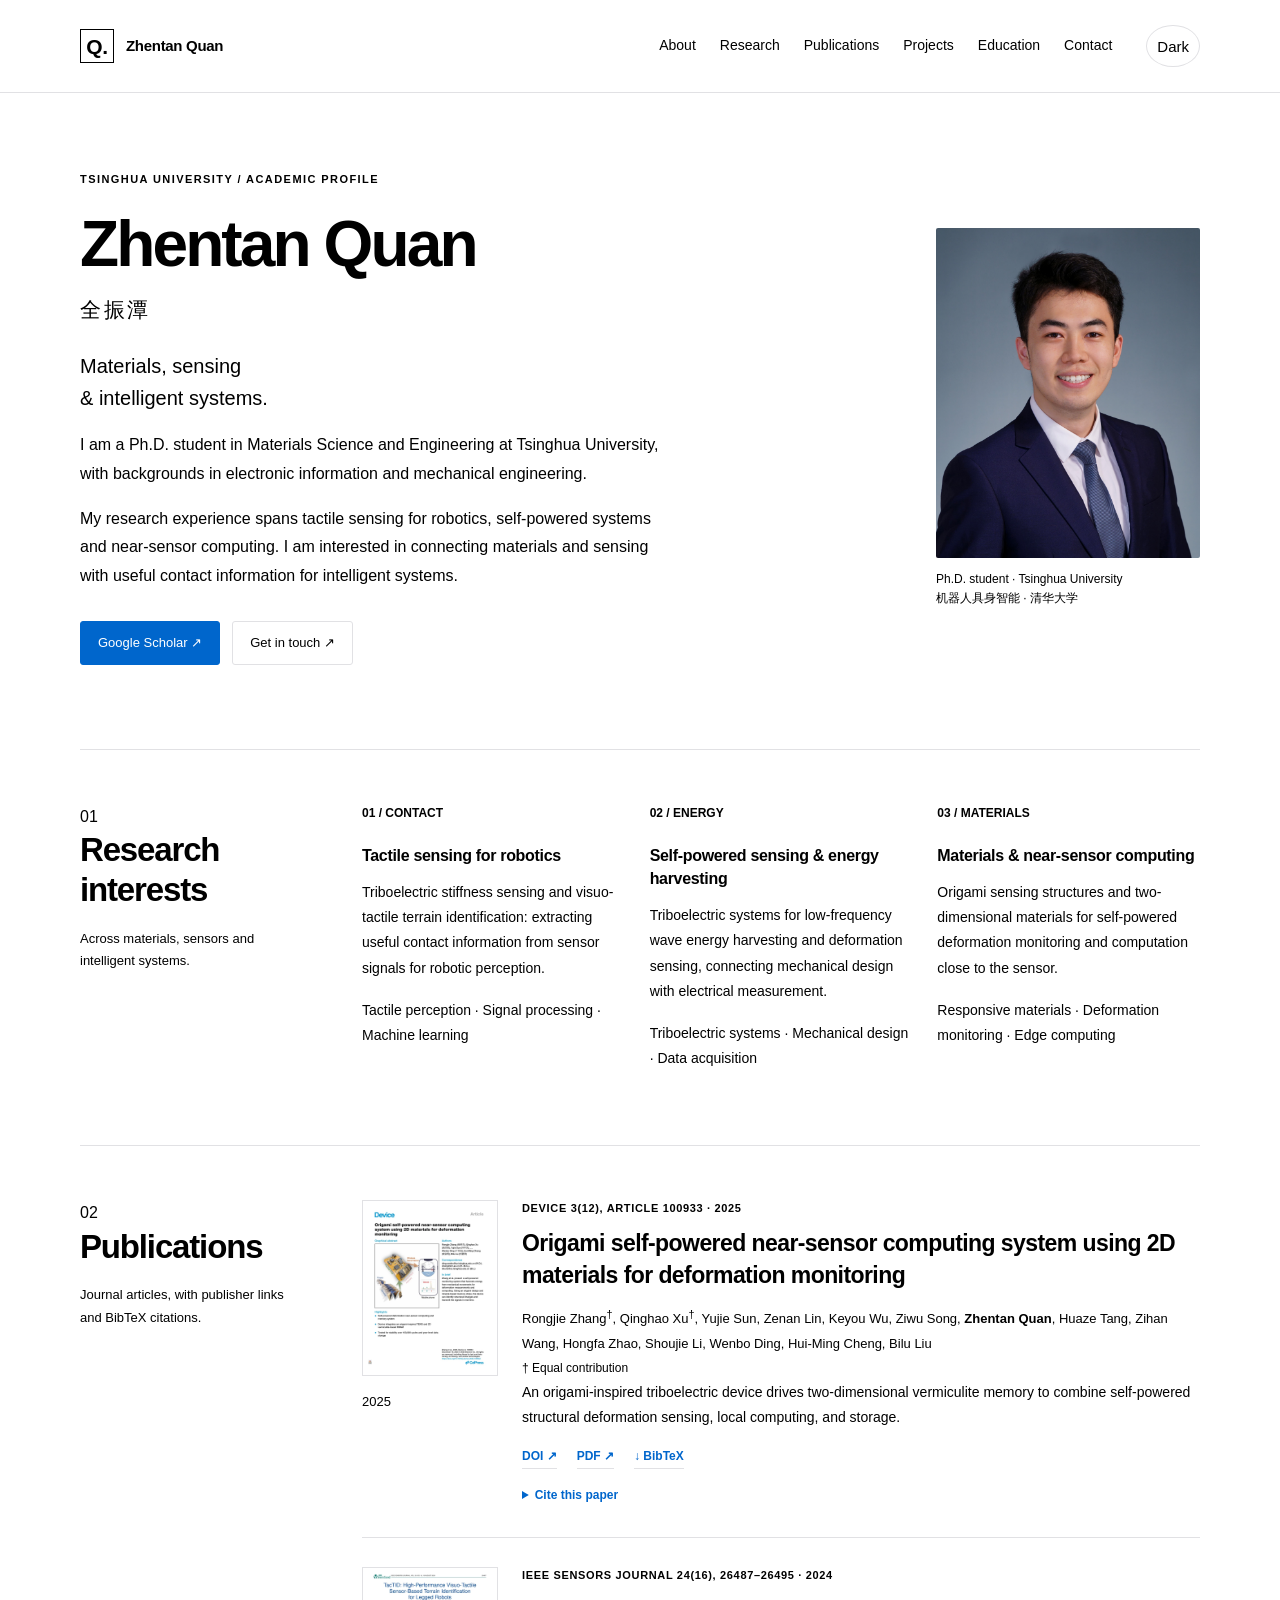
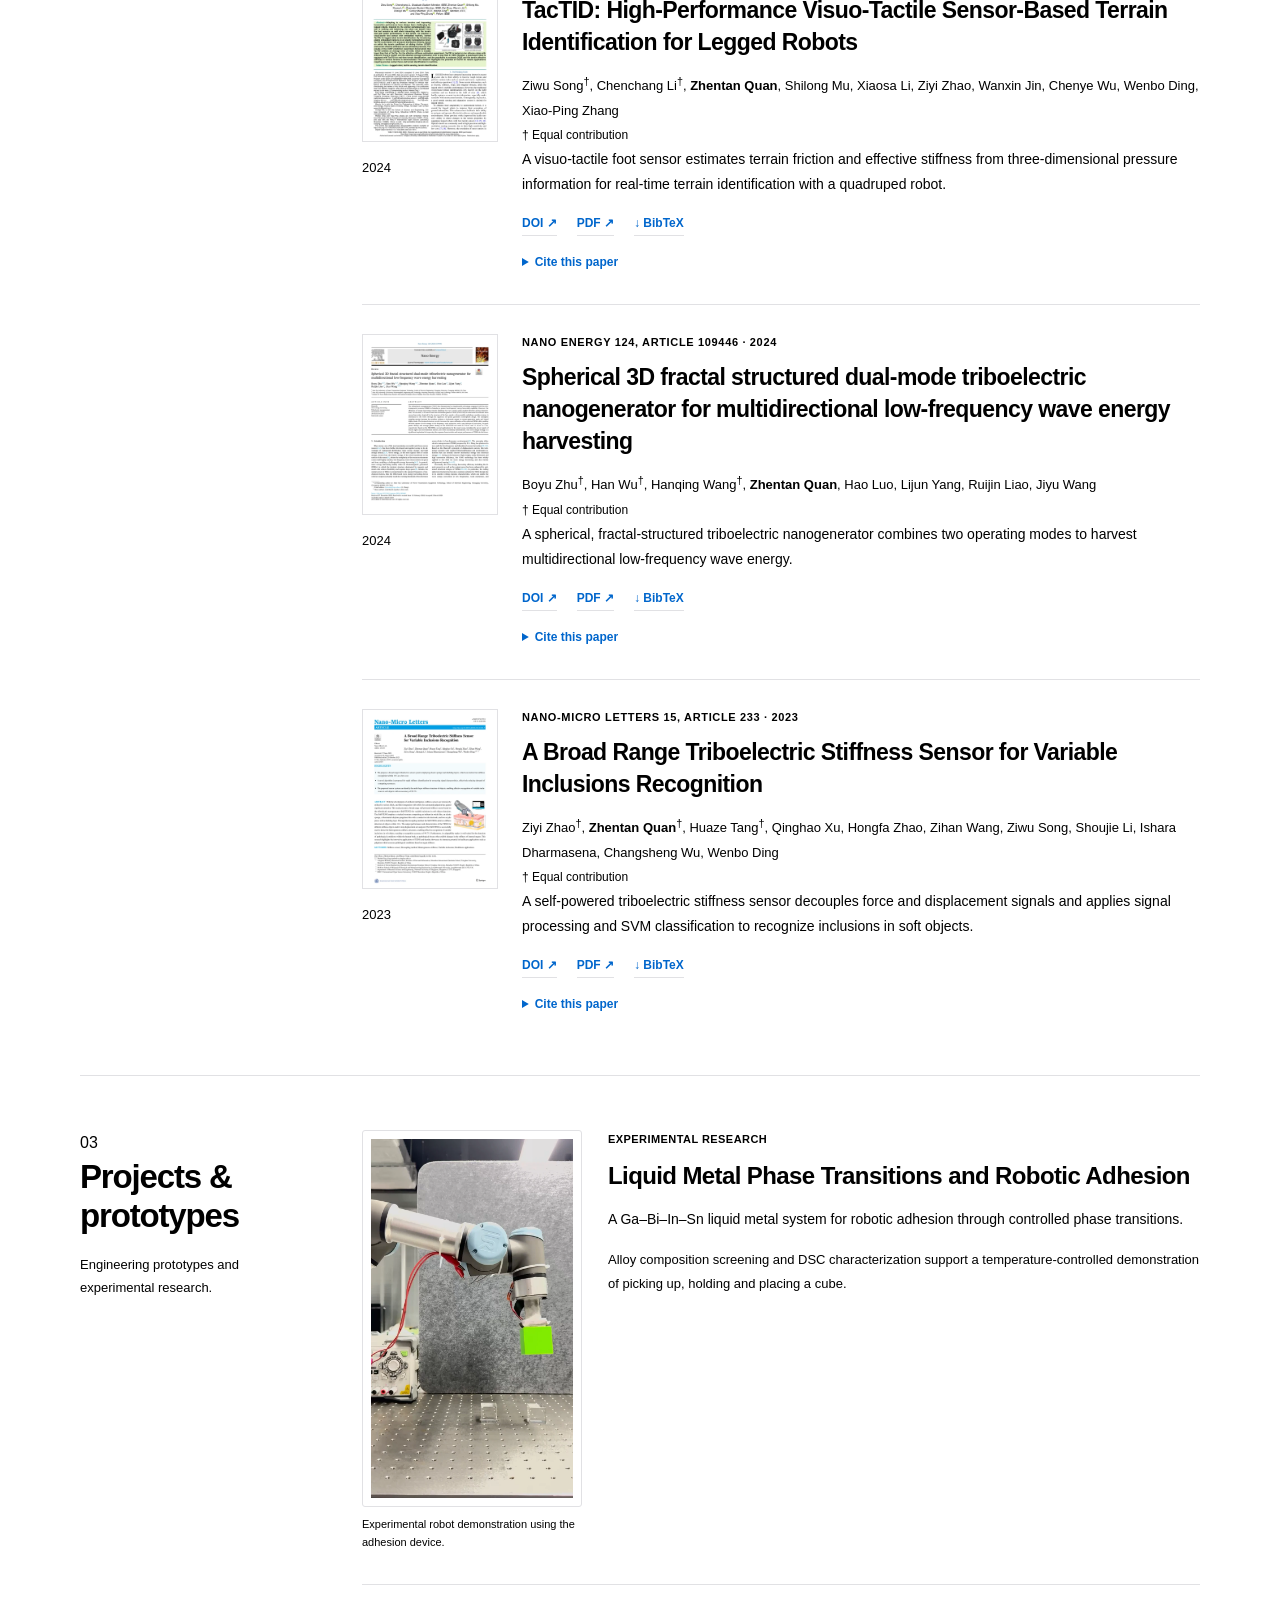
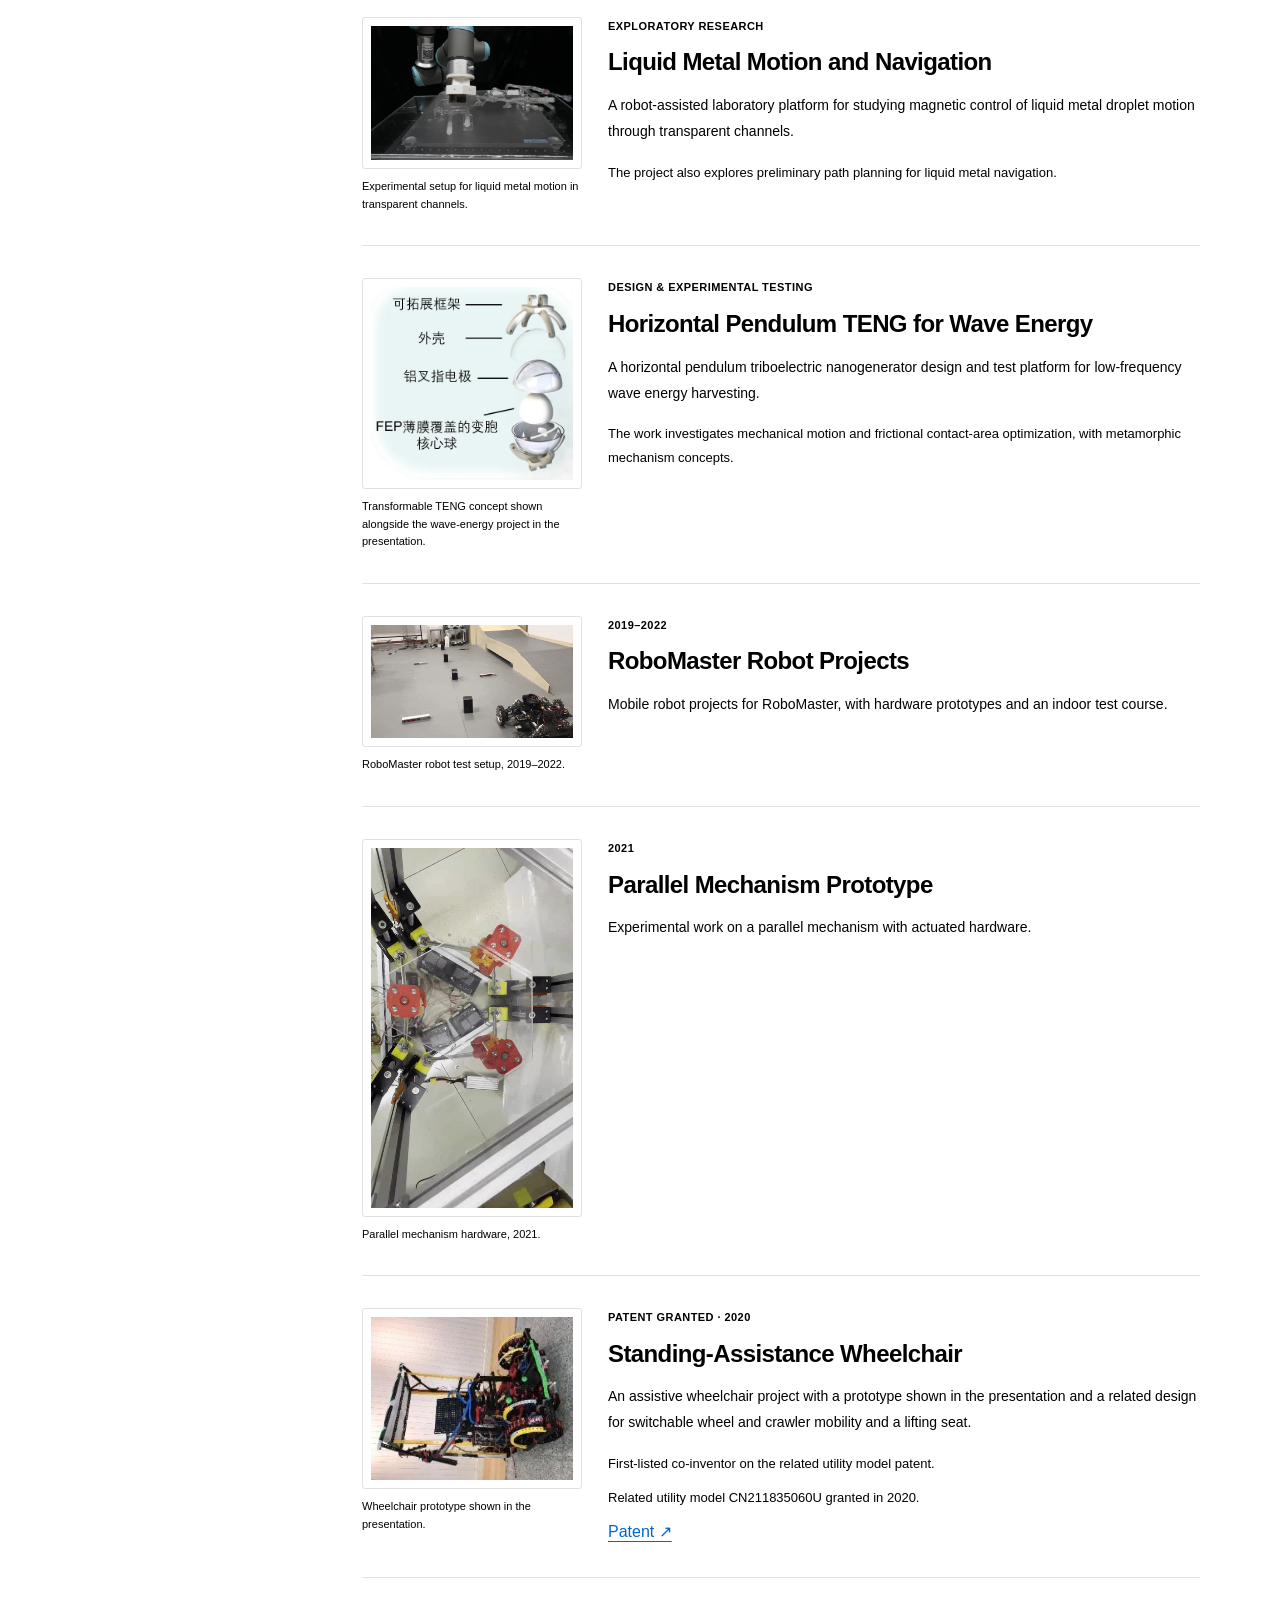
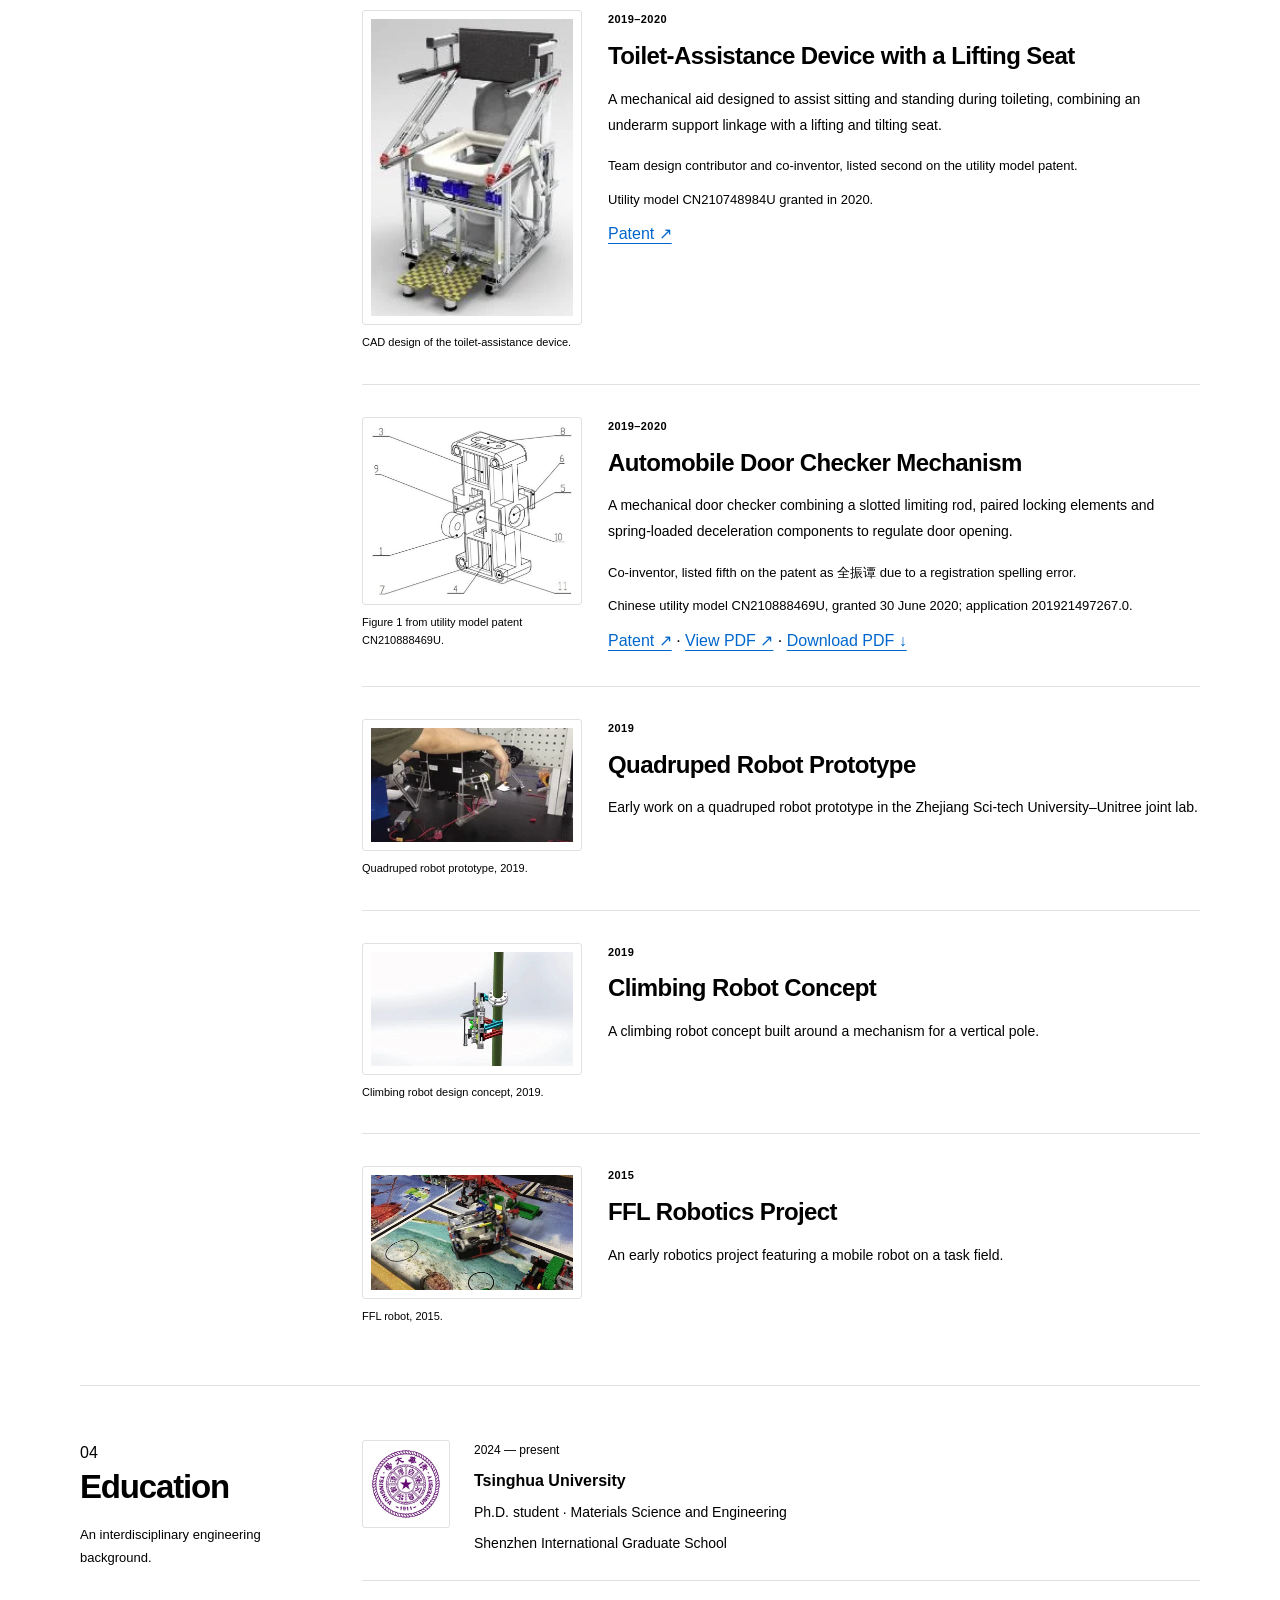
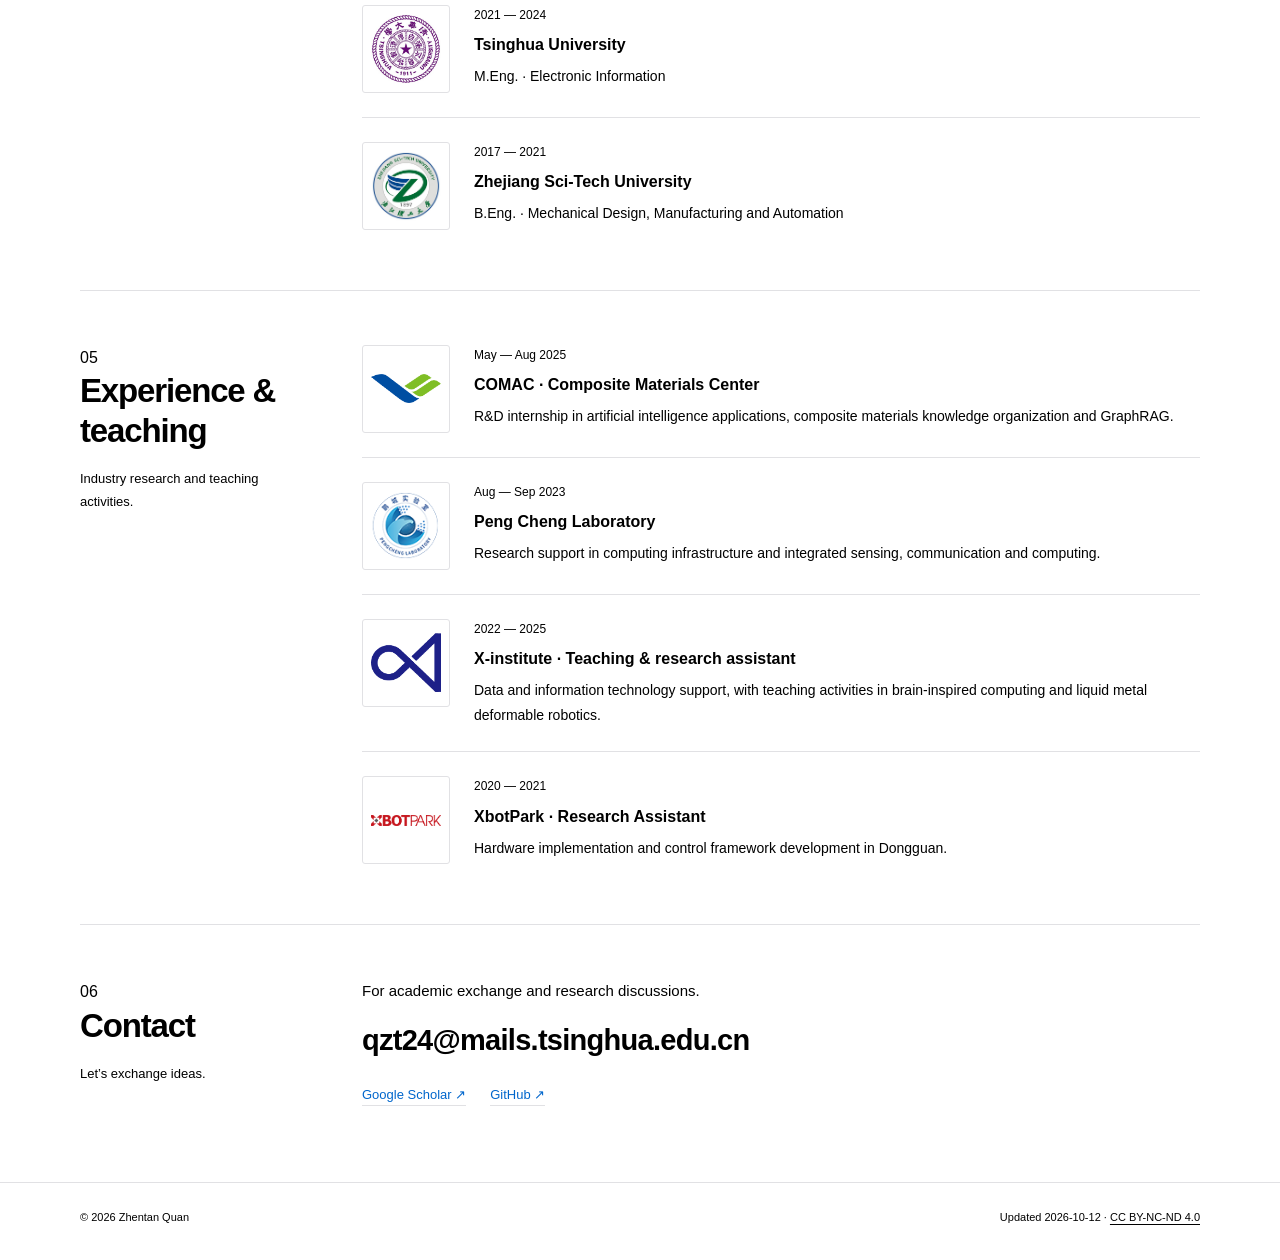
<file: index.html>
<!doctype html>
<html lang="en" data-theme="light">
<head>
<meta charset="utf-8"><meta name="viewport" content="width=device-width, initial-scale=1">
<meta name="author" content="Zhentan Quan"><meta name="description" content="Zhentan Quan · Ph.D. student at Tsinghua University. Tactile sensing, self-powered systems, materials and near-sensor computing.">
<meta name="theme-color" content="#ffffff"><link rel="canonical" href="https://quanztx.github.io/">
<meta property="og:type" content="website"><meta property="og:title" content="Zhentan Quan | Materials, Sensing &amp; Intelligent Systems">
<meta property="og:description" content="Zhentan Quan · Ph.D. student at Tsinghua University. Tactile sensing, self-powered systems, materials and near-sensor computing."><meta property="og:url" content="https://quanztx.github.io/">
<meta property="og:image" content="https://quanztx.github.io/authors/admin/self.jpg"><meta name="twitter:card" content="summary">
<link rel="icon" href="/media/tree-module-sqy.png"><link rel="stylesheet" href="/assets/academic.css">
<script type="application/ld+json">{"@context": "https://schema.org", "@type": "Person", "name": "Zhentan Quan", "alternateName": "全振潭", "url": "https://quanztx.github.io/", "email": "qzt24@mails.tsinghua.edu.cn", "affiliation": {"@type": "CollegeOrUniversity", "name": "Tsinghua University"}, "sameAs": ["https://scholar.google.com/citations?user=0Je_P08AAAAJ", "https://github.com/quanztx"]}</script>
<script src="/assets/academic.js" defer></script><title>Zhentan Quan | Materials, Sensing &amp; Intelligent Systems</title>
</head><body>
<a class="skip-link" href="#main">Skip to content</a>
<header class="site-header"><div class="header-inner">
<a class="wordmark" href="/" aria-label="Zhentan Quan home"><span class="wordmark-initial" aria-hidden="true">Q.</span><span>Zhentan Quan</span></a>
<nav class="primary-nav" aria-label="Main navigation"><a href="/#about">About</a><a href="/#research">Research</a><a href="/#publications">Publications</a><a href="/#projects">Projects</a><a href="/#education">Education</a><a href="/#contact">Contact</a></nav>
<button class="theme-toggle" type="button" aria-pressed="false" aria-label="Switch to dark theme" hidden>Dark</button>
</div></header>
<main class="site-main" id="main"><section class="hero" id="about" aria-labelledby="about-title"><div class="profile-intro"><p class="eyebrow">Tsinghua University / Academic profile</p><h1 id="about-title">Zhentan Quan <span class="name-cn" lang="zh-CN">全振潭</span></h1><p class="lead">Materials, sensing<br>&amp; intelligent systems.</p><p class="intro">I am a Ph.D. student in Materials Science and Engineering at Tsinghua University, with backgrounds in electronic information and mechanical engineering.</p><p class="intro">My research experience spans tactile sensing for robotics, self-powered systems and near-sensor computing. I am interested in connecting materials and sensing with useful contact information for intelligent systems.</p><div class="hero-links"><a class="button button-primary" href="https://scholar.google.com/citations?user=0Je_P08AAAAJ" target="_blank" rel="noopener noreferrer">Google Scholar ↗</a><a class="button" href="mailto:qzt24@mails.tsinghua.edu.cn">Get in touch ↗</a></div></div><figure class="portrait-block"><img src="/authors/admin/self.jpg" width="600" height="600" alt="Portrait of Zhentan Quan" fetchpriority="high"><figcaption class="portrait-caption">Ph.D. student · Tsinghua University<br><span lang="zh-CN">机器人具身智能 · 清华大学</span></figcaption></figure></section><section class="section" id="research" aria-labelledby="research-title"><div class="section-heading"><span class="section-number">01</span><h2 id="research-title">Research interests</h2><p class="section-note">Across materials, sensors and intelligent systems.</p></div><div class="section-body"><div class="research-grid">
<article class="research-item"><span class="research-number">01 / CONTACT</span><h3>Tactile sensing for robotics</h3><p>Triboelectric stiffness sensing and visuo-tactile terrain identification: extracting useful contact information from sensor signals for robotic perception.</p><p class="tags">Tactile perception · Signal processing · Machine learning</p></article>
<article class="research-item"><span class="research-number">02 / ENERGY</span><h3>Self-powered sensing &amp; energy harvesting</h3><p>Triboelectric systems for low-frequency wave energy harvesting and deformation sensing, connecting mechanical design with electrical measurement.</p><p class="tags">Triboelectric systems · Mechanical design · Data acquisition</p></article>
<article class="research-item"><span class="research-number">03 / MATERIALS</span><h3>Materials &amp; near-sensor computing</h3><p>Origami sensing structures and two-dimensional materials for self-powered deformation monitoring and computation close to the sensor.</p><p class="tags">Responsive materials · Deformation monitoring · Edge computing</p></article>
</div></div></section><section class="section" id="publications" aria-labelledby="publications-title"><div class="section-heading"><span class="section-number">02</span><h2 id="publications-title">Publications</h2><p class="section-note">Journal articles, with publisher links and BibTeX citations.</p></div><div class="section-body"><div class="publication-list"><article class="publication-row"><div class="pub-visual"><a class="pub-thumbnail" href="https://www.shoujie.top/media/paper/Device2025/paper.pdf" target="_blank" rel="noopener noreferrer" aria-label="Open paper preview: Origami self-powered near-sensor computing system using 2D materials for deformation monitoring"><img src="/publication/origami-near-sensor-computing/first-page.webp" width="660" height="856" alt="First page of Origami self-powered near-sensor computing system using 2D materials for deformation monitoring" loading="lazy" decoding="async"></a><div class="pub-year">2025</div></div><div class="pub-content"><p class="pub-meta">Device 3(12), Article 100933 · 2025</p><h3 class="pub-title"><a href="/publication/origami-near-sensor-computing/">Origami self-powered near-sensor computing system using 2D materials for deformation monitoring</a></h3><p class="pub-authors">Rongjie Zhang<sup aria-label="Equal contribution">†</sup>, Qinghao Xu<sup aria-label="Equal contribution">†</sup>, Yujie Sun, Zenan Lin, Keyou Wu, Ziwu Song, <strong>Zhentan Quan</strong>, Huaze Tang, Zihan Wang, Hongfa Zhao, Shoujie Li, Wenbo Ding, Hui-Ming Cheng, Bilu Liu</p><p class="equal">† Equal contribution</p><p class="pub-summary">An origami-inspired triboelectric device drives two-dimensional vermiculite memory to combine self-powered structural deformation sensing, local computing, and storage.</p><div class="pub-links"><a class="" href="https://doi.org/10.1016/j.device.2025.100933" target="_blank" rel="noopener noreferrer">DOI ↗</a><a class="" href="https://www.shoujie.top/media/paper/Device2025/paper.pdf" target="_blank" rel="noopener noreferrer">PDF ↗</a><a href="/publication/origami-near-sensor-computing/cite.bib" download>↓ BibTeX</a></div><details class="citation" ><summary>Cite this paper</summary><pre><code>@article{quan_origami_near_sensor_computing,
  title = {{Origami self-powered near-sensor computing system using 2D materials for deformation monitoring}},
  author = {Rongjie Zhang and Qinghao Xu and Yujie Sun and Zenan Lin and Keyou Wu and Ziwu Song and Zhentan Quan and Huaze Tang and Zihan Wang and Hongfa Zhao and Shoujie Li and Wenbo Ding and Hui-Ming Cheng and Bilu Liu},
  journal = {Device},
  year = {2025},
  volume = {3},
  number = {12},
  pages = {100933},
  doi = {10.1016/j.device.2025.100933},
  url = {https://doi.org/10.1016/j.device.2025.100933}
}
</code></pre><div><button class="copy-cite" type="button" hidden>Copy BibTeX</button><span role="status" aria-live="polite"></span></div></details></div></article><article class="publication-row"><div class="pub-visual"><a class="pub-thumbnail" href="https://charon-bo.github.io/assets/PDF/TacTID.pdf" target="_blank" rel="noopener noreferrer" aria-label="Open paper preview: TacTID: High-Performance Visuo-Tactile Sensor-Based Terrain Identification for Legged Robots"><img src="/publication/tactid/first-page.webp" width="660" height="853" alt="First page of TacTID: High-Performance Visuo-Tactile Sensor-Based Terrain Identification for Legged Robots" loading="lazy" decoding="async"></a><div class="pub-year">2024</div></div><div class="pub-content"><p class="pub-meta">IEEE Sensors Journal 24(16), 26487–26495 · 2024</p><h3 class="pub-title"><a href="/publication/tactid/">TacTID: High-Performance Visuo-Tactile Sensor-Based Terrain Identification for Legged Robots</a></h3><p class="pub-authors">Ziwu Song<sup aria-label="Equal contribution">†</sup>, Chenchang Li<sup aria-label="Equal contribution">†</sup>, <strong>Zhentan Quan</strong>, Shilong Mu, Xiaosa Li, Ziyi Zhao, Wanxin Jin, Chenye Wu, Wenbo Ding, Xiao-Ping Zhang</p><p class="equal">† Equal contribution</p><p class="pub-summary">A visuo-tactile foot sensor estimates terrain friction and effective stiffness from three-dimensional pressure information for real-time terrain identification with a quadruped robot.</p><div class="pub-links"><a class="" href="https://doi.org/10.1109/JSEN.2024.3417514" target="_blank" rel="noopener noreferrer">DOI ↗</a><a class="" href="https://charon-bo.github.io/assets/PDF/TacTID.pdf" target="_blank" rel="noopener noreferrer">PDF ↗</a><a href="/publication/tactid/cite.bib" download>↓ BibTeX</a></div><details class="citation" ><summary>Cite this paper</summary><pre><code>@article{quan_tactid,
  title = {{TacTID: High-Performance Visuo-Tactile Sensor-Based Terrain Identification for Legged Robots}},
  author = {Ziwu Song and Chenchang Li and Zhentan Quan and Shilong Mu and Xiaosa Li and Ziyi Zhao and Wanxin Jin and Chenye Wu and Wenbo Ding and Xiao-Ping Zhang},
  journal = {IEEE Sensors Journal},
  year = {2024},
  volume = {24},
  number = {16},
  pages = {26487--26495},
  doi = {10.1109/JSEN.2024.3417514},
  url = {https://doi.org/10.1109/JSEN.2024.3417514}
}
</code></pre><div><button class="copy-cite" type="button" hidden>Copy BibTeX</button><span role="status" aria-live="polite"></span></div></details></div></article><article class="publication-row"><div class="pub-visual"><a class="pub-thumbnail" href="https://quanztx.github.io/publication/wave-energy-harvesting/paper.pdf" target="_blank" rel="noopener noreferrer" aria-label="Open paper preview: Spherical 3D fractal structured dual-mode triboelectric nanogenerator for multidirectional low-frequency wave energy harvesting"><img src="/publication/wave-energy-harvesting/first-page.webp" width="660" height="879" alt="First page of Spherical 3D fractal structured dual-mode triboelectric nanogenerator for multidirectional low-frequency wave energy harvesting" loading="lazy" decoding="async"></a><div class="pub-year">2024</div></div><div class="pub-content"><p class="pub-meta">Nano Energy 124, Article 109446 · 2024</p><h3 class="pub-title"><a href="/publication/wave-energy-harvesting/">Spherical 3D fractal structured dual-mode triboelectric nanogenerator for multidirectional low-frequency wave energy harvesting</a></h3><p class="pub-authors">Boyu Zhu<sup aria-label="Equal contribution">†</sup>, Han Wu<sup aria-label="Equal contribution">†</sup>, Hanqing Wang<sup aria-label="Equal contribution">†</sup>, <strong>Zhentan Quan</strong>, Hao Luo, Lijun Yang, Ruijin Liao, Jiyu Wang</p><p class="equal">† Equal contribution</p><p class="pub-summary">A spherical, fractal-structured triboelectric nanogenerator combines two operating modes to harvest multidirectional low-frequency wave energy.</p><div class="pub-links"><a class="" href="https://doi.org/10.1016/j.nanoen.2024.109446" target="_blank" rel="noopener noreferrer">DOI ↗</a><a class="" href="https://quanztx.github.io/publication/wave-energy-harvesting/paper.pdf" target="_blank" rel="noopener noreferrer">PDF ↗</a><a href="/publication/wave-energy-harvesting/cite.bib" download>↓ BibTeX</a></div><details class="citation" ><summary>Cite this paper</summary><pre><code>@article{quan_wave_energy_harvesting,
  title = {{Spherical 3D fractal structured dual-mode triboelectric nanogenerator for multidirectional low-frequency wave energy harvesting}},
  author = {Boyu Zhu and Han Wu and Hanqing Wang and Zhentan Quan and Hao Luo and Lijun Yang and Ruijin Liao and Jiyu Wang},
  journal = {Nano Energy},
  year = {2024},
  volume = {124},
  pages = {109446},
  doi = {10.1016/j.nanoen.2024.109446},
  url = {https://doi.org/10.1016/j.nanoen.2024.109446}
}
</code></pre><div><button class="copy-cite" type="button" hidden>Copy BibTeX</button><span role="status" aria-live="polite"></span></div></details></div></article><article class="publication-row"><div class="pub-visual"><a class="pub-thumbnail" href="https://link.springer.com/content/pdf/10.1007/s40820-023-01201-7.pdf" target="_blank" rel="noopener noreferrer" aria-label="Open paper preview: A Broad Range Triboelectric Stiffness Sensor for Variable Inclusions Recognition"><img src="/publication/zhao_nml/first-page.webp" width="660" height="876" alt="First page of A Broad Range Triboelectric Stiffness Sensor for Variable Inclusions Recognition" loading="lazy" decoding="async"></a><div class="pub-year">2023</div></div><div class="pub-content"><p class="pub-meta">Nano-Micro Letters 15, Article 233 · 2023</p><h3 class="pub-title"><a href="/publication/zhao_nml/">A Broad Range Triboelectric Stiffness Sensor for Variable Inclusions Recognition</a></h3><p class="pub-authors">Ziyi Zhao<sup aria-label="Equal contribution">†</sup>, <strong>Zhentan Quan</strong><sup aria-label="Equal contribution">†</sup>, Huaze Tang<sup aria-label="Equal contribution">†</sup>, Qinghao Xu, Hongfa Zhao, Zihan Wang, Ziwu Song, Shoujie Li, Ishara Dharmasena, Changsheng Wu, Wenbo Ding</p><p class="equal">† Equal contribution</p><p class="pub-summary">A self-powered triboelectric stiffness sensor decouples force and displacement signals and applies signal processing and SVM classification to recognize inclusions in soft objects.</p><div class="pub-links"><a class="" href="https://doi.org/10.1007/s40820-023-01201-7" target="_blank" rel="noopener noreferrer">DOI ↗</a><a class="" href="https://link.springer.com/content/pdf/10.1007/s40820-023-01201-7.pdf" target="_blank" rel="noopener noreferrer">PDF ↗</a><a href="/publication/zhao_nml/cite.bib" download>↓ BibTeX</a></div><details class="citation" ><summary>Cite this paper</summary><pre><code>@article{quan_zhao_nml,
  title = {{A Broad Range Triboelectric Stiffness Sensor for Variable Inclusions Recognition}},
  author = {Ziyi Zhao and Zhentan Quan and Huaze Tang and Qinghao Xu and Hongfa Zhao and Zihan Wang and Ziwu Song and Shoujie Li and Ishara Dharmasena and Changsheng Wu and Wenbo Ding},
  journal = {Nano-Micro Letters},
  year = {2023},
  volume = {15},
  pages = {233},
  doi = {10.1007/s40820-023-01201-7},
  url = {https://doi.org/10.1007/s40820-023-01201-7}
}
</code></pre><div><button class="copy-cite" type="button" hidden>Copy BibTeX</button><span role="status" aria-live="polite"></span></div></details></div></article></div></div></section><section class="section" id="projects" aria-labelledby="projects-title"><div class="section-heading"><span class="section-number">03</span><h2 id="projects-title">Projects &amp; prototypes</h2><p class="section-note">Engineering prototypes and experimental research.</p></div><div class="section-body"><div class="project-list"><article class="project-row" id="project-liquid-metal-adhesion"><figure class="project-visual"><a href="/assets/projects/liquid-metal-adhesion.webp" target="_blank" rel="noopener noreferrer" aria-label="View project image: Liquid Metal Phase Transitions and Robotic Adhesion"><img src="/assets/projects/liquid-metal-adhesion.webp" width="720" height="1280" alt="Robot arm holding a green cube with the liquid metal adhesion device" loading="lazy" decoding="async"></a><figcaption>Experimental robot demonstration using the adhesion device.</figcaption></figure><div class="project-content"><p class="project-meta">Experimental research</p><h3 class="project-title">Liquid Metal Phase Transitions and Robotic Adhesion</h3><p class="project-summary">A Ga–Bi–In–Sn liquid metal system for robotic adhesion through controlled phase transitions.</p><p class="project-outcome">Alloy composition screening and DSC characterization support a temperature-controlled demonstration of picking up, holding and placing a cube.</p></div></article><article class="project-row" id="project-liquid-metal-navigation"><figure class="project-visual"><a href="/assets/projects/liquid-metal-navigation.webp" target="_blank" rel="noopener noreferrer" aria-label="View project image: Liquid Metal Motion and Navigation"><img src="/assets/projects/liquid-metal-navigation.webp" width="1280" height="853" alt="Robot-assisted experimental platform with transparent channels for liquid metal motion" loading="lazy" decoding="async"></a><figcaption>Experimental setup for liquid metal motion in transparent channels.</figcaption></figure><div class="project-content"><p class="project-meta">Exploratory research</p><h3 class="project-title">Liquid Metal Motion and Navigation</h3><p class="project-summary">A robot-assisted laboratory platform for studying magnetic control of liquid metal droplet motion through transparent channels.</p><p class="project-outcome">The project also explores preliminary path planning for liquid metal navigation.</p></div></article><article class="project-row" id="project-horizontal-pendulum-teng"><figure class="project-visual"><a href="/assets/projects/horizontal-pendulum-teng.webp" target="_blank" rel="noopener noreferrer" aria-label="View project image: Horizontal Pendulum TENG for Wave Energy"><img src="/assets/projects/horizontal-pendulum-teng.webp" width="520" height="496" alt="Exploded design concept of a transformable triboelectric nanogenerator module" loading="lazy" decoding="async"></a><figcaption>Transformable TENG concept shown alongside the wave-energy project in the presentation.</figcaption></figure><div class="project-content"><p class="project-meta">Design &amp; experimental testing</p><h3 class="project-title">Horizontal Pendulum TENG for Wave Energy</h3><p class="project-summary">A horizontal pendulum triboelectric nanogenerator design and test platform for low-frequency wave energy harvesting.</p><p class="project-outcome">The work investigates mechanical motion and frictional contact-area optimization, with metamorphic mechanism concepts.</p></div></article><article class="project-row" id="project-robomaster"><figure class="project-visual"><a href="/assets/projects/robomaster.webp" target="_blank" rel="noopener noreferrer" aria-label="View project image: RoboMaster Robot Projects"><img src="/assets/projects/robomaster.webp" width="800" height="450" alt="Mobile robot on an indoor course with obstacles" loading="lazy" decoding="async"></a><figcaption>RoboMaster robot test setup, 2019–2022.</figcaption></figure><div class="project-content"><p class="project-meta">2019–2022</p><h3 class="project-title">RoboMaster Robot Projects</h3><p class="project-summary">Mobile robot projects for RoboMaster, with hardware prototypes and an indoor test course.</p></div></article><article class="project-row" id="project-parallel-mechanism"><figure class="project-visual"><a href="/assets/projects/parallel-mechanism.webp" target="_blank" rel="noopener noreferrer" aria-label="View project image: Parallel Mechanism Prototype"><img src="/assets/projects/parallel-mechanism.webp" width="400" height="712" alt="Close-up of the actuated parallel mechanism hardware" loading="lazy" decoding="async"></a><figcaption>Parallel mechanism hardware, 2021.</figcaption></figure><div class="project-content"><p class="project-meta">2021</p><h3 class="project-title">Parallel Mechanism Prototype</h3><p class="project-summary">Experimental work on a parallel mechanism with actuated hardware.</p></div></article><article class="project-row" id="project-standing-assistance-wheelchair"><figure class="project-visual"><a href="/assets/projects/standing-assistance-wheelchair.webp" target="_blank" rel="noopener noreferrer" aria-label="View project image: Standing-Assistance Wheelchair"><img src="/assets/projects/standing-assistance-wheelchair.webp" width="291" height="235" alt="Wheelchair prototype shown in the presentation" loading="lazy" decoding="async"></a><figcaption>Wheelchair prototype shown in the presentation.</figcaption></figure><div class="project-content"><p class="project-meta">Patent granted · 2020</p><h3 class="project-title">Standing-Assistance Wheelchair</h3><p class="project-summary">An assistive wheelchair project with a prototype shown in the presentation and a related design for switchable wheel and crawler mobility and a lifting seat.</p><p class="project-role">First-listed co-inventor on the related utility model patent.</p><p class="project-outcome">Related utility model CN211835060U granted in 2020.</p><p class="project-links"><a class="" href="https://patents.google.com/patent/CN211835060U/zh" target="_blank" rel="noopener noreferrer">Patent ↗</a></p></div></article><article class="project-row" id="project-lifting-toilet-assistance"><figure class="project-visual"><a href="/assets/projects/lifting-toilet-assistance.webp" target="_blank" rel="noopener noreferrer" aria-label="View project image: Toilet-Assistance Device with a Lifting Seat"><img src="/assets/projects/lifting-toilet-assistance.webp" width="183" height="269" alt="CAD model of the toilet-assistance device with a lifting seat and underarm support" loading="lazy" decoding="async"></a><figcaption>CAD design of the toilet-assistance device.</figcaption></figure><div class="project-content"><p class="project-meta">2019–2020</p><h3 class="project-title">Toilet-Assistance Device with a Lifting Seat</h3><p class="project-summary">A mechanical aid designed to assist sitting and standing during toileting, combining an underarm support linkage with a lifting and tilting seat.</p><p class="project-role">Team design contributor and co-inventor, listed second on the utility model patent.</p><p class="project-outcome">Utility model CN210748984U granted in 2020.</p><p class="project-links"><a class="" href="https://patents.google.com/patent/CN210748984U/zh" target="_blank" rel="noopener noreferrer">Patent ↗</a></p></div></article><article class="project-row" id="project-automobile-door-checker"><figure class="project-visual"><a href="/assets/projects/automobile-door-checker.webp" target="_blank" rel="noopener noreferrer" aria-label="View project image: Automobile Door Checker Mechanism"><img src="/assets/projects/automobile-door-checker.webp" width="803" height="676" alt="Figure 1 of the automobile door-checking device from patent CN210888469U" loading="lazy" decoding="async"></a><figcaption>Figure 1 from utility model patent CN210888469U.</figcaption></figure><div class="project-content"><p class="project-meta">2019–2020</p><h3 class="project-title">Automobile Door Checker Mechanism</h3><p class="project-summary">A mechanical door checker combining a slotted limiting rod, paired locking elements and spring-loaded deceleration components to regulate door opening.</p><p class="project-role">Co-inventor, listed fifth on the patent as 全振谭 due to a registration spelling error.</p><p class="project-outcome">Chinese utility model CN210888469U, granted 30 June 2020; application 201921497267.0.</p><p class="project-links"><a class="" href="https://patents.google.com/patent/CN210888469U/zh" target="_blank" rel="noopener noreferrer">Patent ↗</a> · <a href="/assets/patents/CN210888469U.pdf" target="_blank" rel="noopener noreferrer">View PDF ↗</a> · <a href="/assets/patents/CN210888469U.pdf" download="CN210888469U.pdf">Download PDF ↓</a></p></div></article><article class="project-row" id="project-quadruped-robot"><figure class="project-visual"><a href="/assets/projects/quadruped-robot.webp" target="_blank" rel="noopener noreferrer" aria-label="View project image: Quadruped Robot Prototype"><img src="/assets/projects/quadruped-robot.webp" width="280" height="158" alt="Quadruped robot prototype on a laboratory workbench" loading="lazy" decoding="async"></a><figcaption>Quadruped robot prototype, 2019.</figcaption></figure><div class="project-content"><p class="project-meta">2019</p><h3 class="project-title">Quadruped Robot Prototype</h3><p class="project-summary">Early work on a quadruped robot prototype in the Zhejiang Sci-tech University–Unitree joint lab.</p></div></article><article class="project-row" id="project-climbing-robot"><figure class="project-visual"><a href="/assets/projects/climbing-robot.webp" target="_blank" rel="noopener noreferrer" aria-label="View project image: Climbing Robot Concept"><img src="/assets/projects/climbing-robot.webp" width="400" height="226" alt="CAD concept of a climbing robot around a vertical pole" loading="lazy" decoding="async"></a><figcaption>Climbing robot design concept, 2019.</figcaption></figure><div class="project-content"><p class="project-meta">2019</p><h3 class="project-title">Climbing Robot Concept</h3><p class="project-summary">A climbing robot concept built around a mechanism for a vertical pole.</p></div></article><article class="project-row" id="project-ffl"><figure class="project-visual"><a href="/assets/projects/ffl.webp" target="_blank" rel="noopener noreferrer" aria-label="View project image: FFL Robotics Project"><img src="/assets/projects/ffl.webp" width="400" height="226" alt="Mobile robot on the FFL task field" loading="lazy" decoding="async"></a><figcaption>FFL robot, 2015.</figcaption></figure><div class="project-content"><p class="project-meta">2015</p><h3 class="project-title">FFL Robotics Project</h3><p class="project-summary">An early robotics project featuring a mobile robot on a task field.</p></div></article></div></div></section><section class="section" id="education" aria-labelledby="education-title"><div class="section-heading"><span class="section-number">04</span><h2 id="education-title">Education</h2><p class="section-note">An interdisciplinary engineering background.</p></div><div class="section-body"><div class="education-list"><article class="education-row"><div class="institution-mark"><img src="/assets/logos/tsinghua.png" width="88" height="88" alt="Tsinghua University logo" loading="lazy" decoding="async"></div><div class="institution-detail"><p class="edu-date">2024 — present</p><div class="edu-detail"><h3>Tsinghua University</h3><p>Ph.D. student · Materials Science and Engineering</p><p>Shenzhen International Graduate School</p></div></div></article><article class="education-row"><div class="institution-mark"><img src="/assets/logos/tsinghua.png" width="88" height="88" alt="Tsinghua University logo" loading="lazy" decoding="async"></div><div class="institution-detail"><p class="edu-date">2021 — 2024</p><div class="edu-detail"><h3>Tsinghua University</h3><p>M.Eng. · Electronic Information</p></div></div></article><article class="education-row"><div class="institution-mark"><img src="/assets/logos/zstu.png" width="88" height="88" alt="Zhejiang Sci-Tech University logo" loading="lazy" decoding="async"></div><div class="institution-detail"><p class="edu-date">2017 — 2021</p><div class="edu-detail"><h3>Zhejiang Sci-Tech University</h3><p>B.Eng. · Mechanical Design, Manufacturing and Automation</p></div></div></article></div></div></section><section class="section" id="experience" aria-labelledby="experience-title"><div class="section-heading"><span class="section-number">05</span><h2 id="experience-title">Experience &amp; teaching</h2><p class="section-note">Industry research and teaching activities.</p></div><div class="section-body"><div class="experience-list"><article class="experience-row"><div class="institution-mark"><img src="/assets/logos/comac.png" width="88" height="88" alt="COMAC logo" loading="lazy" decoding="async"></div><div class="institution-detail"><p class="exp-date">May — Aug 2025</p><div class="exp-detail"><h3>COMAC · Composite Materials Center</h3><p>R&amp;D internship in artificial intelligence applications, composite materials knowledge organization and GraphRAG.</p></div></div></article><article class="experience-row"><div class="institution-mark"><img src="/assets/logos/peng-cheng.png" width="88" height="88" alt="Peng Cheng Laboratory logo" loading="lazy" decoding="async"></div><div class="institution-detail"><p class="exp-date">Aug — Sep 2023</p><div class="exp-detail"><h3>Peng Cheng Laboratory</h3><p>Research support in computing infrastructure and integrated sensing, communication and computing.</p></div></div></article><article class="experience-row"><div class="institution-mark"><img src="/assets/logos/x-institute.png" width="88" height="88" alt="X-institute logo" loading="lazy" decoding="async"></div><div class="institution-detail"><p class="exp-date">2022 — 2025</p><div class="exp-detail"><h3>X-institute · Teaching &amp; research assistant</h3><p>Data and information technology support, with teaching activities in brain-inspired computing and liquid metal deformable robotics.</p></div></div></article><article class="experience-row"><div class="institution-mark"><img src="/assets/logos/xbotpark.png" width="88" height="88" alt="XbotPark logo" loading="lazy" decoding="async"></div><div class="institution-detail"><p class="exp-date">2020 — 2021</p><div class="exp-detail"><h3>XbotPark · Research Assistant</h3><p>Hardware implementation and control framework development in Dongguan.</p></div></div></article></div></div></section><section class="section" id="contact" aria-labelledby="contact-title"><div class="section-heading"><span class="section-number">06</span><h2 id="contact-title">Contact</h2><p class="section-note">Let’s exchange ideas.</p></div><div class="section-body"><div class="contact-block"><p>For academic exchange and research discussions.</p><a class="contact-email" href="mailto:qzt24@mails.tsinghua.edu.cn">qzt24@mails.tsinghua.edu.cn</a><div class="contact-links"><a class="" href="https://scholar.google.com/citations?user=0Je_P08AAAAJ" target="_blank" rel="noopener noreferrer">Google Scholar ↗</a><a class="" href="https://github.com/quanztx" target="_blank" rel="noopener noreferrer">GitHub ↗</a></div></div></div></section></main>
<footer class="site-footer"><div class="footer-inner"><p>© 2026 Zhentan Quan</p><p>Updated 2026-10-12 · <a href="https://creativecommons.org/licenses/by-nc-nd/4.0/" target="_blank" rel="noopener noreferrer">CC BY-NC-ND 4.0</a></p></div></footer>
</body></html>
</file>
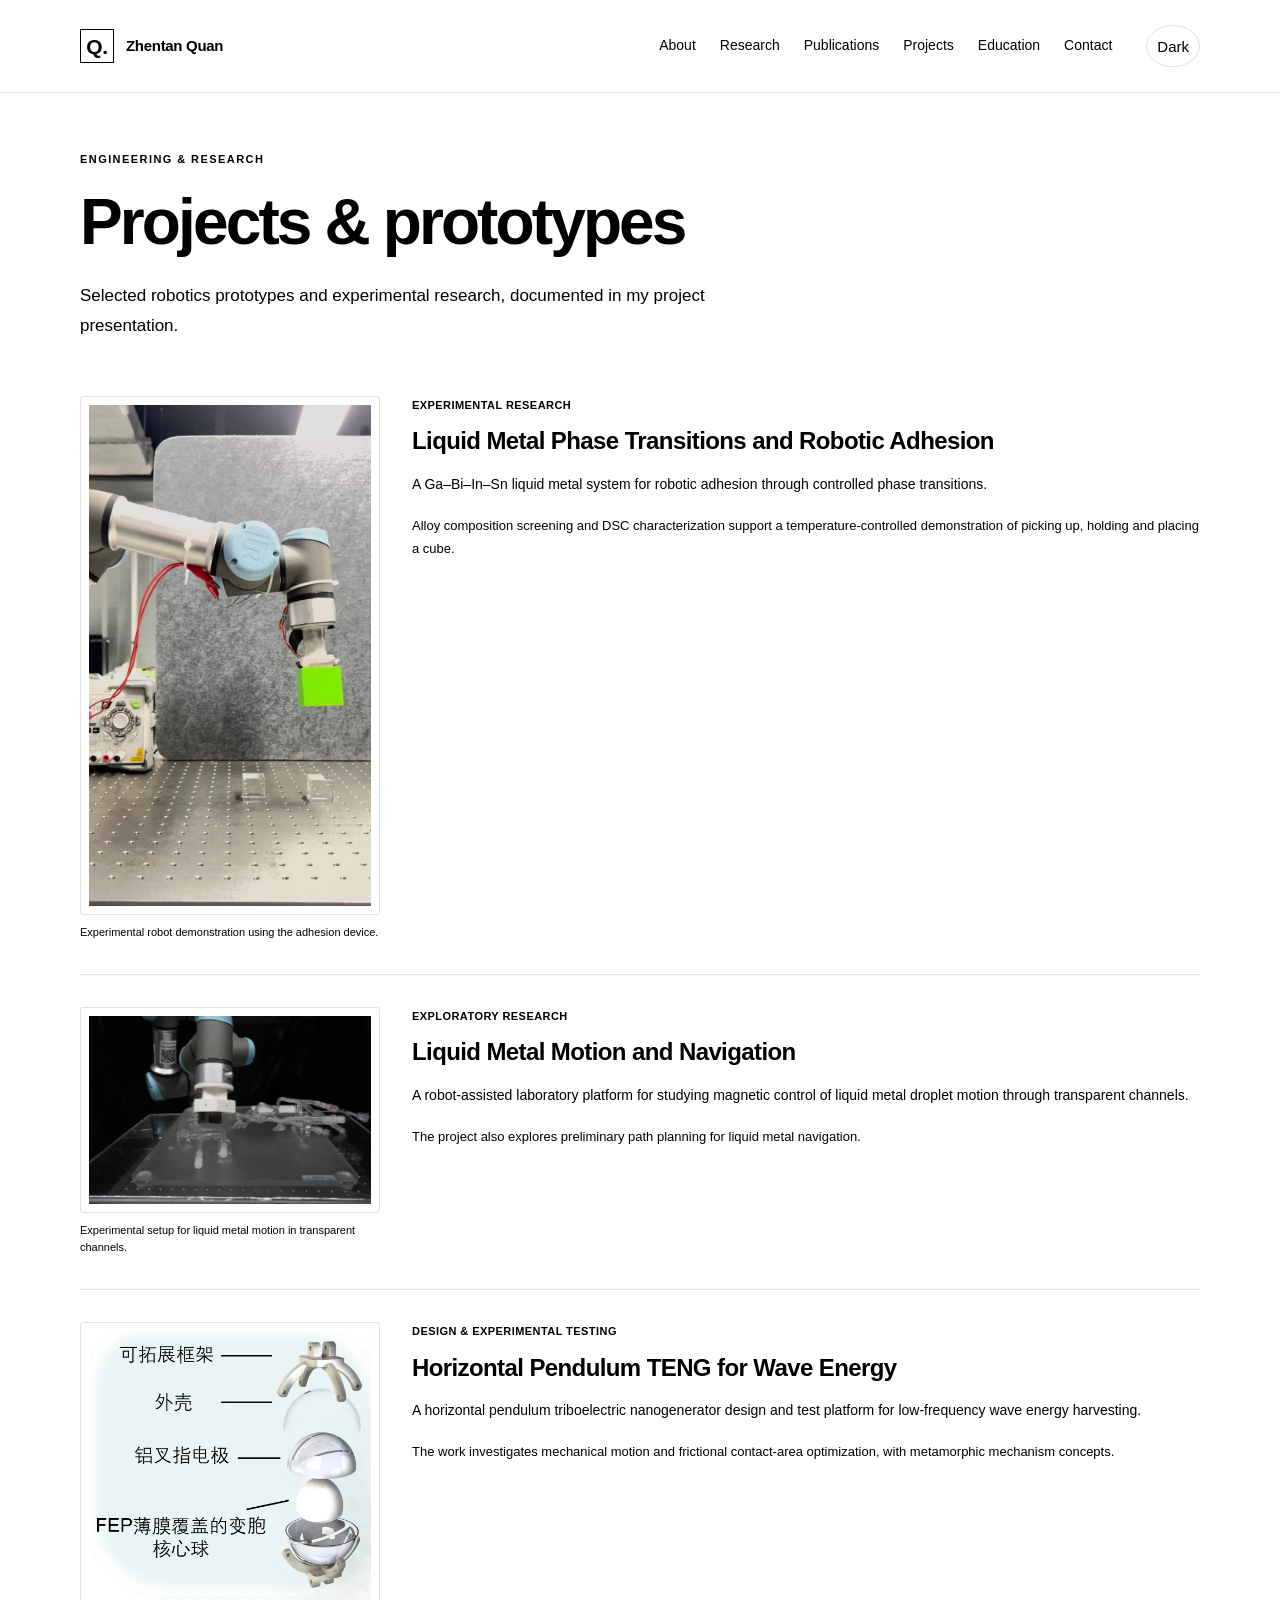
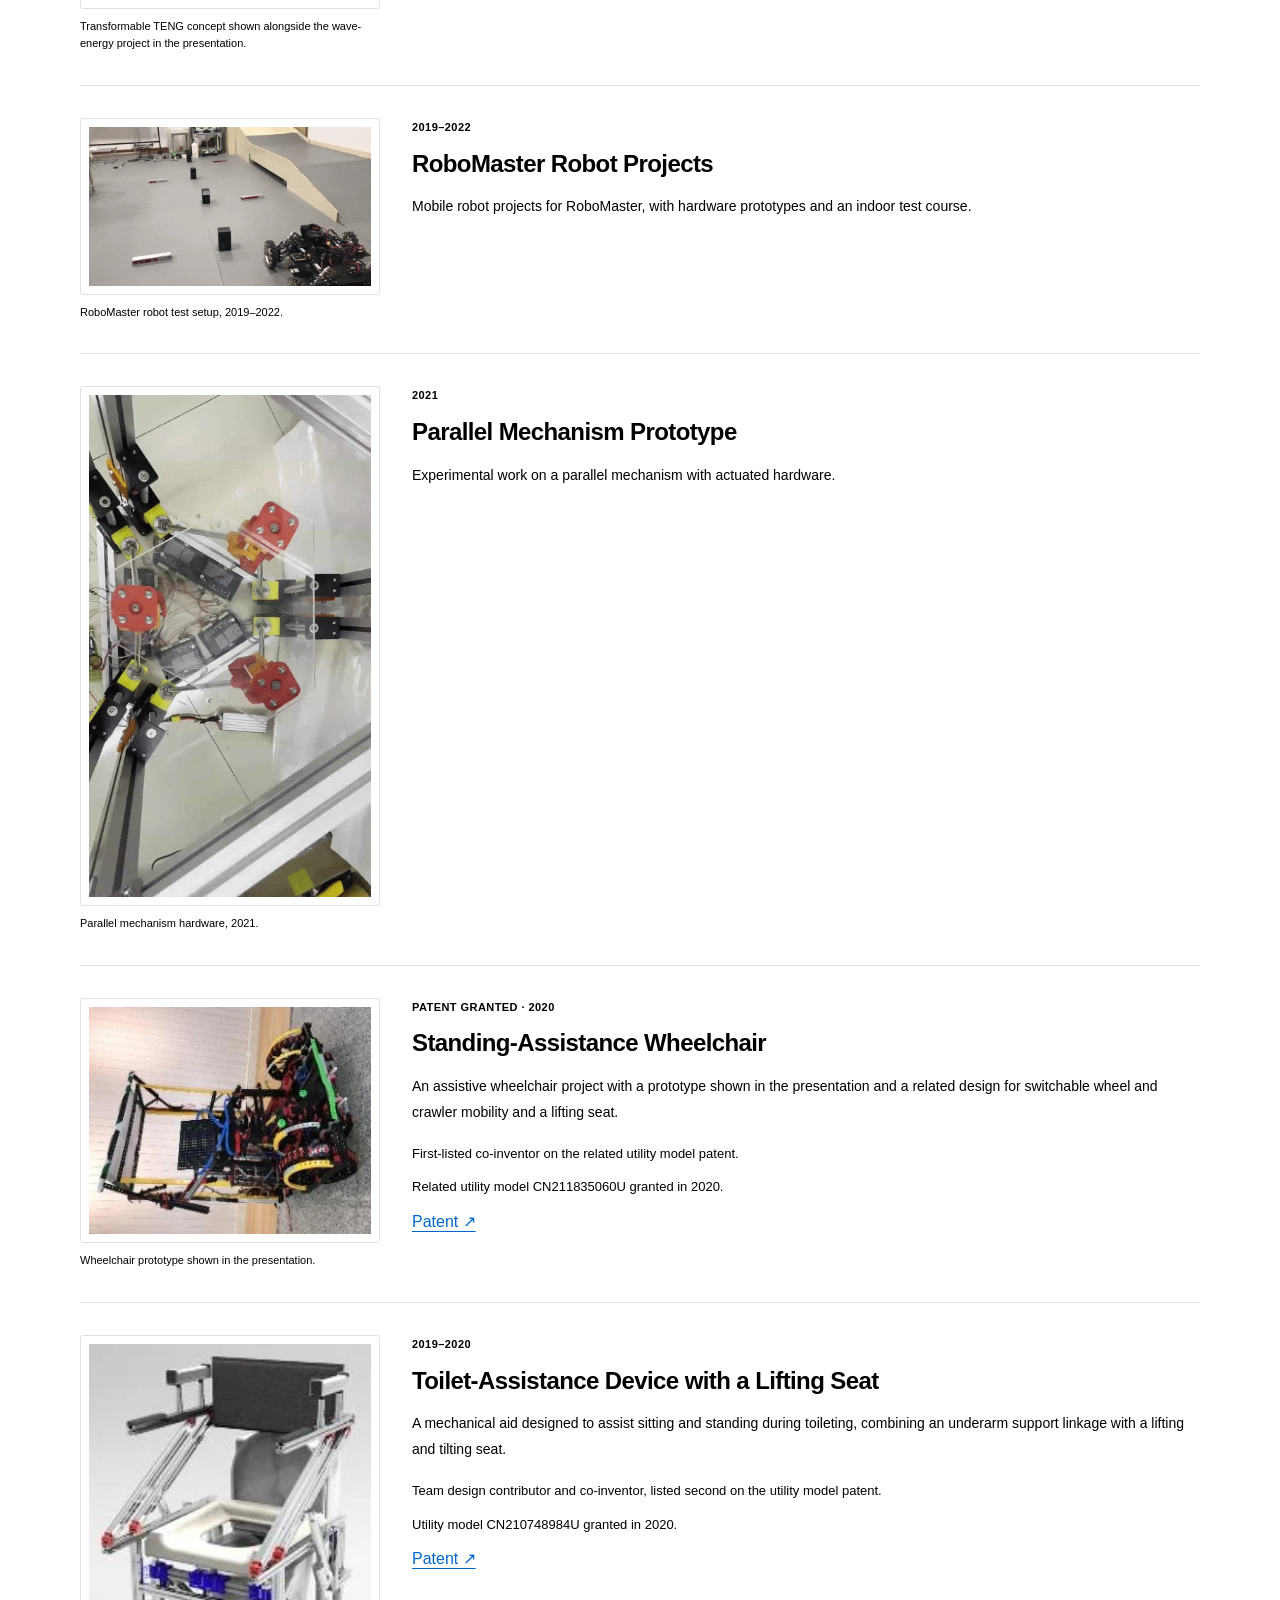
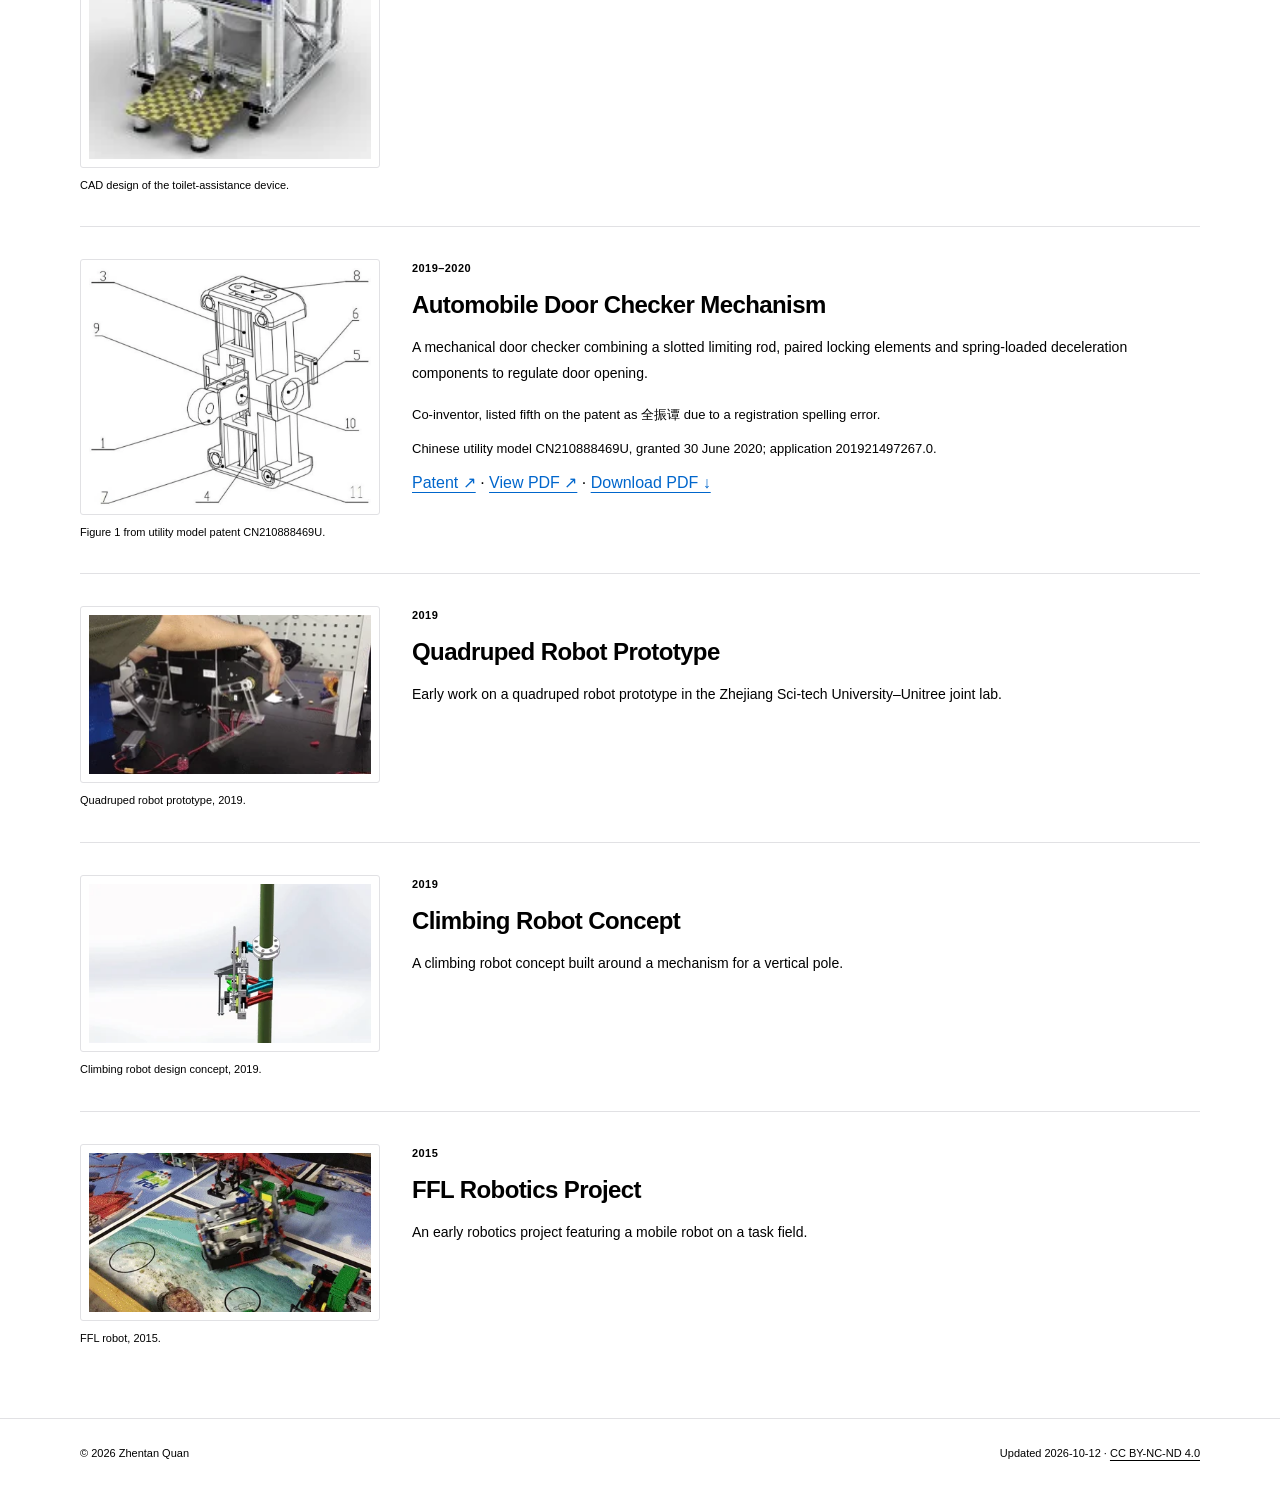
<file: projects/index.html>
<!doctype html>
<html lang="en" data-theme="light">
<head>
<meta charset="utf-8"><meta name="viewport" content="width=device-width, initial-scale=1">
<meta name="author" content="Zhentan Quan"><meta name="description" content="Zhentan Quan · Ph.D. student at Tsinghua University. Tactile sensing, self-powered systems, materials and near-sensor computing.">
<meta name="theme-color" content="#ffffff"><link rel="canonical" href="https://quanztx.github.io/projects/">
<meta property="og:type" content="website"><meta property="og:title" content="Projects | Zhentan Quan">
<meta property="og:description" content="Zhentan Quan · Ph.D. student at Tsinghua University. Tactile sensing, self-powered systems, materials and near-sensor computing."><meta property="og:url" content="https://quanztx.github.io/projects/">
<meta property="og:image" content="https://quanztx.github.io/authors/admin/self.jpg"><meta name="twitter:card" content="summary">
<link rel="icon" href="/media/tree-module-sqy.png"><link rel="stylesheet" href="/assets/academic.css">
<script type="application/ld+json">{"@context": "https://schema.org", "@type": "Person", "name": "Zhentan Quan", "alternateName": "全振潭", "url": "https://quanztx.github.io/", "email": "qzt24@mails.tsinghua.edu.cn", "affiliation": {"@type": "CollegeOrUniversity", "name": "Tsinghua University"}, "sameAs": ["https://scholar.google.com/citations?user=0Je_P08AAAAJ", "https://github.com/quanztx"]}</script>
<script src="/assets/academic.js" defer></script><title>Projects | Zhentan Quan</title>
</head><body>
<a class="skip-link" href="#main">Skip to content</a>
<header class="site-header"><div class="header-inner">
<a class="wordmark" href="/" aria-label="Zhentan Quan home"><span class="wordmark-initial" aria-hidden="true">Q.</span><span>Zhentan Quan</span></a>
<nav class="primary-nav" aria-label="Main navigation"><a href="/#about">About</a><a href="/#research">Research</a><a href="/#publications">Publications</a><a href="/#projects">Projects</a><a href="/#education">Education</a><a href="/#contact">Contact</a></nav>
<button class="theme-toggle" type="button" aria-pressed="false" aria-label="Switch to dark theme" hidden>Dark</button>
</div></header>
<main class="site-main" id="main"><header class="page-hero"><p class="eyebrow">Engineering &amp; research</p><h1>Projects &amp; prototypes</h1><p class="page-lead">Selected robotics prototypes and experimental research, documented in my project presentation.</p></header><div class="project-list"><article class="project-row" id="project-liquid-metal-adhesion"><figure class="project-visual"><a href="/assets/projects/liquid-metal-adhesion.webp" target="_blank" rel="noopener noreferrer" aria-label="View project image: Liquid Metal Phase Transitions and Robotic Adhesion"><img src="/assets/projects/liquid-metal-adhesion.webp" width="720" height="1280" alt="Robot arm holding a green cube with the liquid metal adhesion device" loading="lazy" decoding="async"></a><figcaption>Experimental robot demonstration using the adhesion device.</figcaption></figure><div class="project-content"><p class="project-meta">Experimental research</p><h3 class="project-title">Liquid Metal Phase Transitions and Robotic Adhesion</h3><p class="project-summary">A Ga–Bi–In–Sn liquid metal system for robotic adhesion through controlled phase transitions.</p><p class="project-outcome">Alloy composition screening and DSC characterization support a temperature-controlled demonstration of picking up, holding and placing a cube.</p></div></article><article class="project-row" id="project-liquid-metal-navigation"><figure class="project-visual"><a href="/assets/projects/liquid-metal-navigation.webp" target="_blank" rel="noopener noreferrer" aria-label="View project image: Liquid Metal Motion and Navigation"><img src="/assets/projects/liquid-metal-navigation.webp" width="1280" height="853" alt="Robot-assisted experimental platform with transparent channels for liquid metal motion" loading="lazy" decoding="async"></a><figcaption>Experimental setup for liquid metal motion in transparent channels.</figcaption></figure><div class="project-content"><p class="project-meta">Exploratory research</p><h3 class="project-title">Liquid Metal Motion and Navigation</h3><p class="project-summary">A robot-assisted laboratory platform for studying magnetic control of liquid metal droplet motion through transparent channels.</p><p class="project-outcome">The project also explores preliminary path planning for liquid metal navigation.</p></div></article><article class="project-row" id="project-horizontal-pendulum-teng"><figure class="project-visual"><a href="/assets/projects/horizontal-pendulum-teng.webp" target="_blank" rel="noopener noreferrer" aria-label="View project image: Horizontal Pendulum TENG for Wave Energy"><img src="/assets/projects/horizontal-pendulum-teng.webp" width="520" height="496" alt="Exploded design concept of a transformable triboelectric nanogenerator module" loading="lazy" decoding="async"></a><figcaption>Transformable TENG concept shown alongside the wave-energy project in the presentation.</figcaption></figure><div class="project-content"><p class="project-meta">Design &amp; experimental testing</p><h3 class="project-title">Horizontal Pendulum TENG for Wave Energy</h3><p class="project-summary">A horizontal pendulum triboelectric nanogenerator design and test platform for low-frequency wave energy harvesting.</p><p class="project-outcome">The work investigates mechanical motion and frictional contact-area optimization, with metamorphic mechanism concepts.</p></div></article><article class="project-row" id="project-robomaster"><figure class="project-visual"><a href="/assets/projects/robomaster.webp" target="_blank" rel="noopener noreferrer" aria-label="View project image: RoboMaster Robot Projects"><img src="/assets/projects/robomaster.webp" width="800" height="450" alt="Mobile robot on an indoor course with obstacles" loading="lazy" decoding="async"></a><figcaption>RoboMaster robot test setup, 2019–2022.</figcaption></figure><div class="project-content"><p class="project-meta">2019–2022</p><h3 class="project-title">RoboMaster Robot Projects</h3><p class="project-summary">Mobile robot projects for RoboMaster, with hardware prototypes and an indoor test course.</p></div></article><article class="project-row" id="project-parallel-mechanism"><figure class="project-visual"><a href="/assets/projects/parallel-mechanism.webp" target="_blank" rel="noopener noreferrer" aria-label="View project image: Parallel Mechanism Prototype"><img src="/assets/projects/parallel-mechanism.webp" width="400" height="712" alt="Close-up of the actuated parallel mechanism hardware" loading="lazy" decoding="async"></a><figcaption>Parallel mechanism hardware, 2021.</figcaption></figure><div class="project-content"><p class="project-meta">2021</p><h3 class="project-title">Parallel Mechanism Prototype</h3><p class="project-summary">Experimental work on a parallel mechanism with actuated hardware.</p></div></article><article class="project-row" id="project-standing-assistance-wheelchair"><figure class="project-visual"><a href="/assets/projects/standing-assistance-wheelchair.webp" target="_blank" rel="noopener noreferrer" aria-label="View project image: Standing-Assistance Wheelchair"><img src="/assets/projects/standing-assistance-wheelchair.webp" width="291" height="235" alt="Wheelchair prototype shown in the presentation" loading="lazy" decoding="async"></a><figcaption>Wheelchair prototype shown in the presentation.</figcaption></figure><div class="project-content"><p class="project-meta">Patent granted · 2020</p><h3 class="project-title">Standing-Assistance Wheelchair</h3><p class="project-summary">An assistive wheelchair project with a prototype shown in the presentation and a related design for switchable wheel and crawler mobility and a lifting seat.</p><p class="project-role">First-listed co-inventor on the related utility model patent.</p><p class="project-outcome">Related utility model CN211835060U granted in 2020.</p><p class="project-links"><a class="" href="https://patents.google.com/patent/CN211835060U/zh" target="_blank" rel="noopener noreferrer">Patent ↗</a></p></div></article><article class="project-row" id="project-lifting-toilet-assistance"><figure class="project-visual"><a href="/assets/projects/lifting-toilet-assistance.webp" target="_blank" rel="noopener noreferrer" aria-label="View project image: Toilet-Assistance Device with a Lifting Seat"><img src="/assets/projects/lifting-toilet-assistance.webp" width="183" height="269" alt="CAD model of the toilet-assistance device with a lifting seat and underarm support" loading="lazy" decoding="async"></a><figcaption>CAD design of the toilet-assistance device.</figcaption></figure><div class="project-content"><p class="project-meta">2019–2020</p><h3 class="project-title">Toilet-Assistance Device with a Lifting Seat</h3><p class="project-summary">A mechanical aid designed to assist sitting and standing during toileting, combining an underarm support linkage with a lifting and tilting seat.</p><p class="project-role">Team design contributor and co-inventor, listed second on the utility model patent.</p><p class="project-outcome">Utility model CN210748984U granted in 2020.</p><p class="project-links"><a class="" href="https://patents.google.com/patent/CN210748984U/zh" target="_blank" rel="noopener noreferrer">Patent ↗</a></p></div></article><article class="project-row" id="project-automobile-door-checker"><figure class="project-visual"><a href="/assets/projects/automobile-door-checker.webp" target="_blank" rel="noopener noreferrer" aria-label="View project image: Automobile Door Checker Mechanism"><img src="/assets/projects/automobile-door-checker.webp" width="803" height="676" alt="Figure 1 of the automobile door-checking device from patent CN210888469U" loading="lazy" decoding="async"></a><figcaption>Figure 1 from utility model patent CN210888469U.</figcaption></figure><div class="project-content"><p class="project-meta">2019–2020</p><h3 class="project-title">Automobile Door Checker Mechanism</h3><p class="project-summary">A mechanical door checker combining a slotted limiting rod, paired locking elements and spring-loaded deceleration components to regulate door opening.</p><p class="project-role">Co-inventor, listed fifth on the patent as 全振谭 due to a registration spelling error.</p><p class="project-outcome">Chinese utility model CN210888469U, granted 30 June 2020; application 201921497267.0.</p><p class="project-links"><a class="" href="https://patents.google.com/patent/CN210888469U/zh" target="_blank" rel="noopener noreferrer">Patent ↗</a> · <a href="/assets/patents/CN210888469U.pdf" target="_blank" rel="noopener noreferrer">View PDF ↗</a> · <a href="/assets/patents/CN210888469U.pdf" download="CN210888469U.pdf">Download PDF ↓</a></p></div></article><article class="project-row" id="project-quadruped-robot"><figure class="project-visual"><a href="/assets/projects/quadruped-robot.webp" target="_blank" rel="noopener noreferrer" aria-label="View project image: Quadruped Robot Prototype"><img src="/assets/projects/quadruped-robot.webp" width="280" height="158" alt="Quadruped robot prototype on a laboratory workbench" loading="lazy" decoding="async"></a><figcaption>Quadruped robot prototype, 2019.</figcaption></figure><div class="project-content"><p class="project-meta">2019</p><h3 class="project-title">Quadruped Robot Prototype</h3><p class="project-summary">Early work on a quadruped robot prototype in the Zhejiang Sci-tech University–Unitree joint lab.</p></div></article><article class="project-row" id="project-climbing-robot"><figure class="project-visual"><a href="/assets/projects/climbing-robot.webp" target="_blank" rel="noopener noreferrer" aria-label="View project image: Climbing Robot Concept"><img src="/assets/projects/climbing-robot.webp" width="400" height="226" alt="CAD concept of a climbing robot around a vertical pole" loading="lazy" decoding="async"></a><figcaption>Climbing robot design concept, 2019.</figcaption></figure><div class="project-content"><p class="project-meta">2019</p><h3 class="project-title">Climbing Robot Concept</h3><p class="project-summary">A climbing robot concept built around a mechanism for a vertical pole.</p></div></article><article class="project-row" id="project-ffl"><figure class="project-visual"><a href="/assets/projects/ffl.webp" target="_blank" rel="noopener noreferrer" aria-label="View project image: FFL Robotics Project"><img src="/assets/projects/ffl.webp" width="400" height="226" alt="Mobile robot on the FFL task field" loading="lazy" decoding="async"></a><figcaption>FFL robot, 2015.</figcaption></figure><div class="project-content"><p class="project-meta">2015</p><h3 class="project-title">FFL Robotics Project</h3><p class="project-summary">An early robotics project featuring a mobile robot on a task field.</p></div></article></div></main>
<footer class="site-footer"><div class="footer-inner"><p>© 2026 Zhentan Quan</p><p>Updated 2026-10-12 · <a href="https://creativecommons.org/licenses/by-nc-nd/4.0/" target="_blank" rel="noopener noreferrer">CC BY-NC-ND 4.0</a></p></div></footer>
</body></html>
</file>
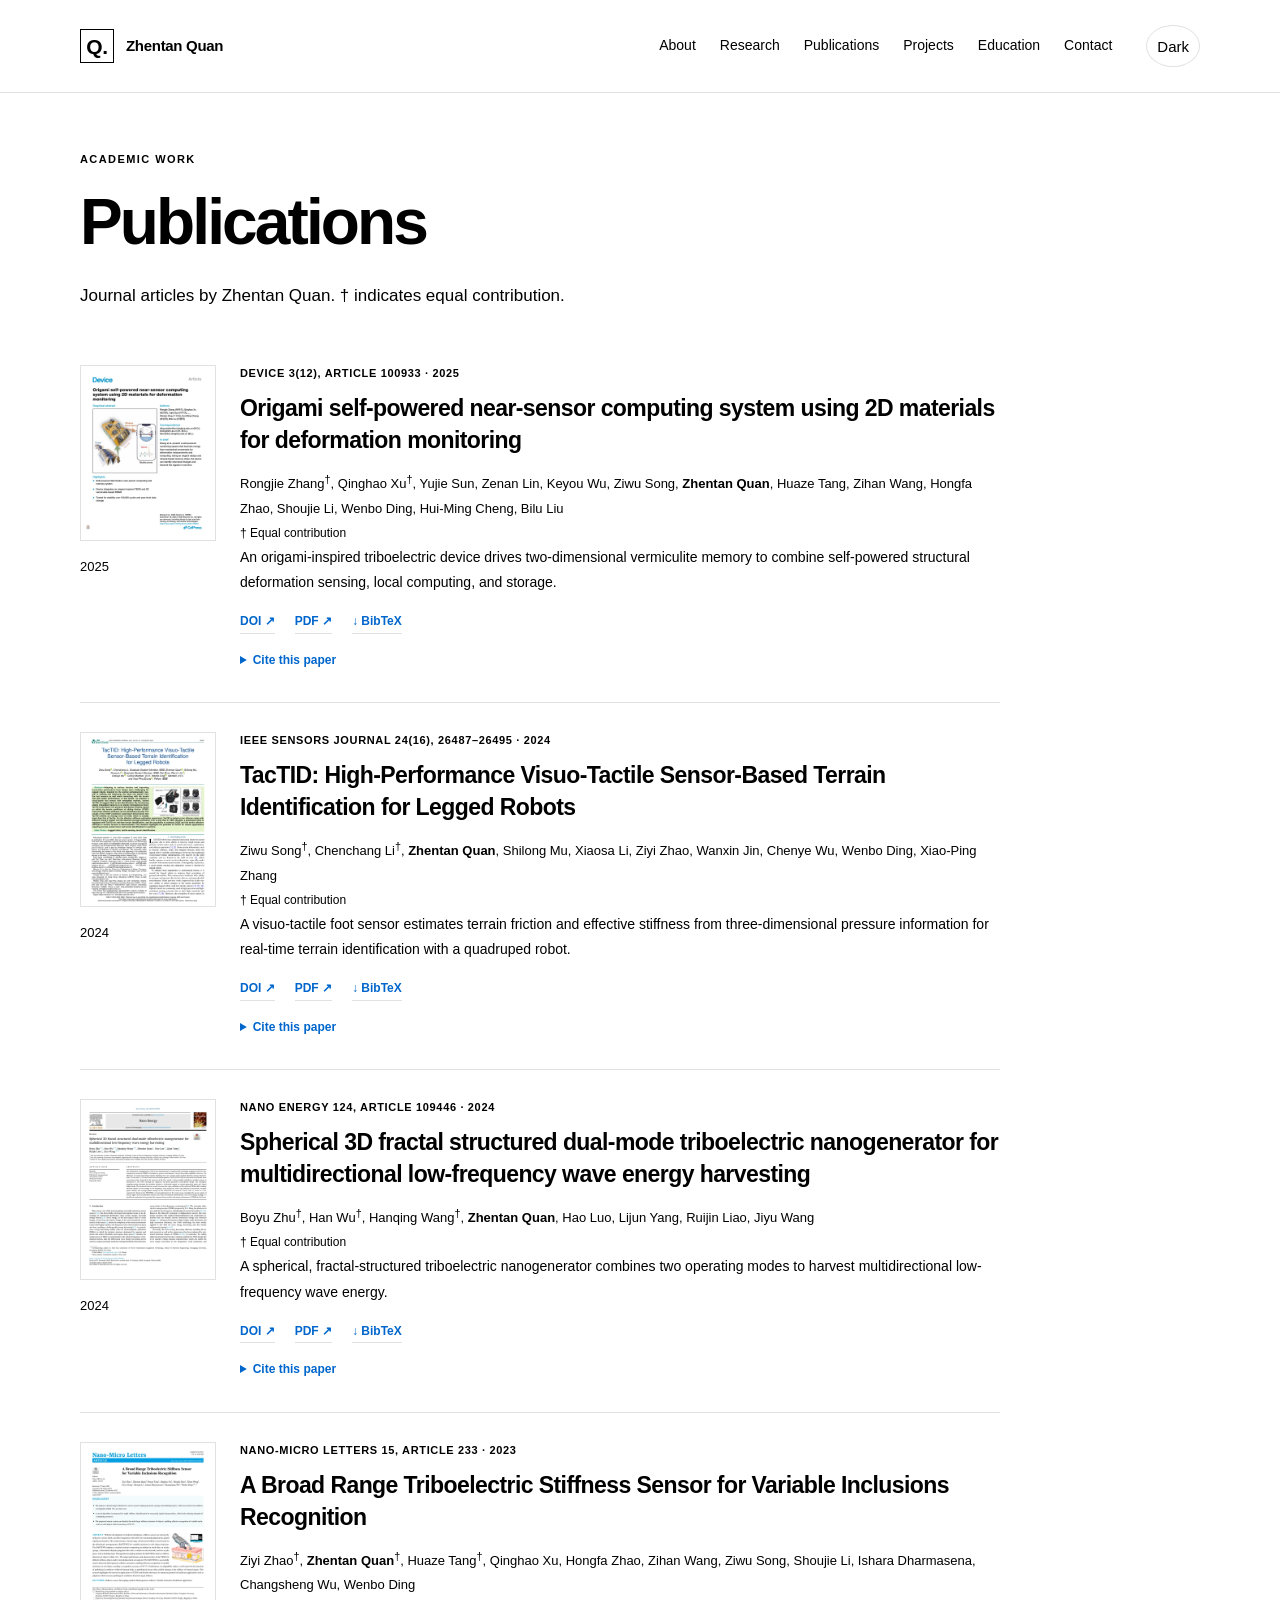
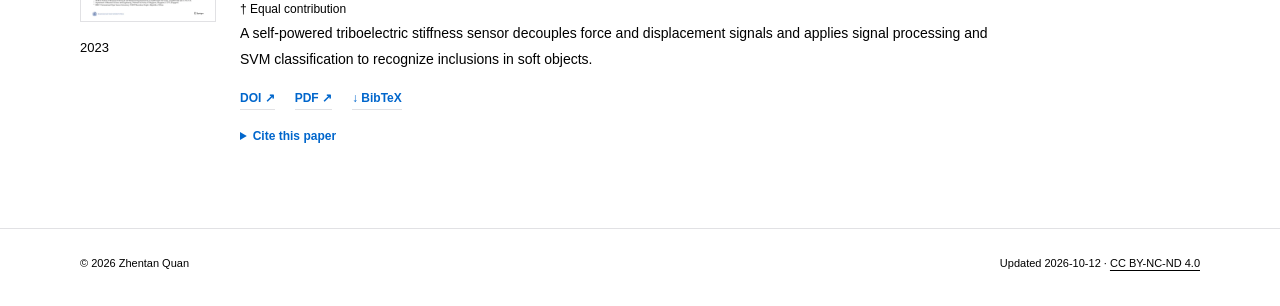
<file: publication/index.html>
<!doctype html>
<html lang="en" data-theme="light">
<head>
<meta charset="utf-8"><meta name="viewport" content="width=device-width, initial-scale=1">
<meta name="author" content="Zhentan Quan"><meta name="description" content="Zhentan Quan · Ph.D. student at Tsinghua University. Tactile sensing, self-powered systems, materials and near-sensor computing.">
<meta name="theme-color" content="#ffffff"><link rel="canonical" href="https://quanztx.github.io/publication/">
<meta property="og:type" content="website"><meta property="og:title" content="Publications | Zhentan Quan">
<meta property="og:description" content="Zhentan Quan · Ph.D. student at Tsinghua University. Tactile sensing, self-powered systems, materials and near-sensor computing."><meta property="og:url" content="https://quanztx.github.io/publication/">
<meta property="og:image" content="https://quanztx.github.io/authors/admin/self.jpg"><meta name="twitter:card" content="summary">
<link rel="icon" href="/media/tree-module-sqy.png"><link rel="stylesheet" href="/assets/academic.css">
<script type="application/ld+json">{"@context": "https://schema.org", "@type": "Person", "name": "Zhentan Quan", "alternateName": "全振潭", "url": "https://quanztx.github.io/", "email": "qzt24@mails.tsinghua.edu.cn", "affiliation": {"@type": "CollegeOrUniversity", "name": "Tsinghua University"}, "sameAs": ["https://scholar.google.com/citations?user=0Je_P08AAAAJ", "https://github.com/quanztx"]}</script>
<script src="/assets/academic.js" defer></script><title>Publications | Zhentan Quan</title>
</head><body>
<a class="skip-link" href="#main">Skip to content</a>
<header class="site-header"><div class="header-inner">
<a class="wordmark" href="/" aria-label="Zhentan Quan home"><span class="wordmark-initial" aria-hidden="true">Q.</span><span>Zhentan Quan</span></a>
<nav class="primary-nav" aria-label="Main navigation"><a href="/#about">About</a><a href="/#research">Research</a><a href="/#publications">Publications</a><a href="/#projects">Projects</a><a href="/#education">Education</a><a href="/#contact">Contact</a></nav>
<button class="theme-toggle" type="button" aria-pressed="false" aria-label="Switch to dark theme" hidden>Dark</button>
</div></header>
<main class="site-main" id="main"><header class="page-hero"><p class="eyebrow">Academic work</p><h1>Publications</h1><p class="page-lead">Journal articles by Zhentan Quan. † indicates equal contribution.</p></header><div class="publication-list"><article class="publication-row"><div class="pub-visual"><a class="pub-thumbnail" href="https://www.shoujie.top/media/paper/Device2025/paper.pdf" target="_blank" rel="noopener noreferrer" aria-label="Open paper preview: Origami self-powered near-sensor computing system using 2D materials for deformation monitoring"><img src="/publication/origami-near-sensor-computing/first-page.webp" width="660" height="856" alt="First page of Origami self-powered near-sensor computing system using 2D materials for deformation monitoring" loading="lazy" decoding="async"></a><div class="pub-year">2025</div></div><div class="pub-content"><p class="pub-meta">Device 3(12), Article 100933 · 2025</p><h3 class="pub-title"><a href="/publication/origami-near-sensor-computing/">Origami self-powered near-sensor computing system using 2D materials for deformation monitoring</a></h3><p class="pub-authors">Rongjie Zhang<sup aria-label="Equal contribution">†</sup>, Qinghao Xu<sup aria-label="Equal contribution">†</sup>, Yujie Sun, Zenan Lin, Keyou Wu, Ziwu Song, <strong>Zhentan Quan</strong>, Huaze Tang, Zihan Wang, Hongfa Zhao, Shoujie Li, Wenbo Ding, Hui-Ming Cheng, Bilu Liu</p><p class="equal">† Equal contribution</p><p class="pub-summary">An origami-inspired triboelectric device drives two-dimensional vermiculite memory to combine self-powered structural deformation sensing, local computing, and storage.</p><div class="pub-links"><a class="" href="https://doi.org/10.1016/j.device.2025.100933" target="_blank" rel="noopener noreferrer">DOI ↗</a><a class="" href="https://www.shoujie.top/media/paper/Device2025/paper.pdf" target="_blank" rel="noopener noreferrer">PDF ↗</a><a href="/publication/origami-near-sensor-computing/cite.bib" download>↓ BibTeX</a></div><details class="citation" ><summary>Cite this paper</summary><pre><code>@article{quan_origami_near_sensor_computing,
  title = {{Origami self-powered near-sensor computing system using 2D materials for deformation monitoring}},
  author = {Rongjie Zhang and Qinghao Xu and Yujie Sun and Zenan Lin and Keyou Wu and Ziwu Song and Zhentan Quan and Huaze Tang and Zihan Wang and Hongfa Zhao and Shoujie Li and Wenbo Ding and Hui-Ming Cheng and Bilu Liu},
  journal = {Device},
  year = {2025},
  volume = {3},
  number = {12},
  pages = {100933},
  doi = {10.1016/j.device.2025.100933},
  url = {https://doi.org/10.1016/j.device.2025.100933}
}
</code></pre><div><button class="copy-cite" type="button" hidden>Copy BibTeX</button><span role="status" aria-live="polite"></span></div></details></div></article><article class="publication-row"><div class="pub-visual"><a class="pub-thumbnail" href="https://charon-bo.github.io/assets/PDF/TacTID.pdf" target="_blank" rel="noopener noreferrer" aria-label="Open paper preview: TacTID: High-Performance Visuo-Tactile Sensor-Based Terrain Identification for Legged Robots"><img src="/publication/tactid/first-page.webp" width="660" height="853" alt="First page of TacTID: High-Performance Visuo-Tactile Sensor-Based Terrain Identification for Legged Robots" loading="lazy" decoding="async"></a><div class="pub-year">2024</div></div><div class="pub-content"><p class="pub-meta">IEEE Sensors Journal 24(16), 26487–26495 · 2024</p><h3 class="pub-title"><a href="/publication/tactid/">TacTID: High-Performance Visuo-Tactile Sensor-Based Terrain Identification for Legged Robots</a></h3><p class="pub-authors">Ziwu Song<sup aria-label="Equal contribution">†</sup>, Chenchang Li<sup aria-label="Equal contribution">†</sup>, <strong>Zhentan Quan</strong>, Shilong Mu, Xiaosa Li, Ziyi Zhao, Wanxin Jin, Chenye Wu, Wenbo Ding, Xiao-Ping Zhang</p><p class="equal">† Equal contribution</p><p class="pub-summary">A visuo-tactile foot sensor estimates terrain friction and effective stiffness from three-dimensional pressure information for real-time terrain identification with a quadruped robot.</p><div class="pub-links"><a class="" href="https://doi.org/10.1109/JSEN.2024.3417514" target="_blank" rel="noopener noreferrer">DOI ↗</a><a class="" href="https://charon-bo.github.io/assets/PDF/TacTID.pdf" target="_blank" rel="noopener noreferrer">PDF ↗</a><a href="/publication/tactid/cite.bib" download>↓ BibTeX</a></div><details class="citation" ><summary>Cite this paper</summary><pre><code>@article{quan_tactid,
  title = {{TacTID: High-Performance Visuo-Tactile Sensor-Based Terrain Identification for Legged Robots}},
  author = {Ziwu Song and Chenchang Li and Zhentan Quan and Shilong Mu and Xiaosa Li and Ziyi Zhao and Wanxin Jin and Chenye Wu and Wenbo Ding and Xiao-Ping Zhang},
  journal = {IEEE Sensors Journal},
  year = {2024},
  volume = {24},
  number = {16},
  pages = {26487--26495},
  doi = {10.1109/JSEN.2024.3417514},
  url = {https://doi.org/10.1109/JSEN.2024.3417514}
}
</code></pre><div><button class="copy-cite" type="button" hidden>Copy BibTeX</button><span role="status" aria-live="polite"></span></div></details></div></article><article class="publication-row"><div class="pub-visual"><a class="pub-thumbnail" href="https://quanztx.github.io/publication/wave-energy-harvesting/paper.pdf" target="_blank" rel="noopener noreferrer" aria-label="Open paper preview: Spherical 3D fractal structured dual-mode triboelectric nanogenerator for multidirectional low-frequency wave energy harvesting"><img src="/publication/wave-energy-harvesting/first-page.webp" width="660" height="879" alt="First page of Spherical 3D fractal structured dual-mode triboelectric nanogenerator for multidirectional low-frequency wave energy harvesting" loading="lazy" decoding="async"></a><div class="pub-year">2024</div></div><div class="pub-content"><p class="pub-meta">Nano Energy 124, Article 109446 · 2024</p><h3 class="pub-title"><a href="/publication/wave-energy-harvesting/">Spherical 3D fractal structured dual-mode triboelectric nanogenerator for multidirectional low-frequency wave energy harvesting</a></h3><p class="pub-authors">Boyu Zhu<sup aria-label="Equal contribution">†</sup>, Han Wu<sup aria-label="Equal contribution">†</sup>, Hanqing Wang<sup aria-label="Equal contribution">†</sup>, <strong>Zhentan Quan</strong>, Hao Luo, Lijun Yang, Ruijin Liao, Jiyu Wang</p><p class="equal">† Equal contribution</p><p class="pub-summary">A spherical, fractal-structured triboelectric nanogenerator combines two operating modes to harvest multidirectional low-frequency wave energy.</p><div class="pub-links"><a class="" href="https://doi.org/10.1016/j.nanoen.2024.109446" target="_blank" rel="noopener noreferrer">DOI ↗</a><a class="" href="https://quanztx.github.io/publication/wave-energy-harvesting/paper.pdf" target="_blank" rel="noopener noreferrer">PDF ↗</a><a href="/publication/wave-energy-harvesting/cite.bib" download>↓ BibTeX</a></div><details class="citation" ><summary>Cite this paper</summary><pre><code>@article{quan_wave_energy_harvesting,
  title = {{Spherical 3D fractal structured dual-mode triboelectric nanogenerator for multidirectional low-frequency wave energy harvesting}},
  author = {Boyu Zhu and Han Wu and Hanqing Wang and Zhentan Quan and Hao Luo and Lijun Yang and Ruijin Liao and Jiyu Wang},
  journal = {Nano Energy},
  year = {2024},
  volume = {124},
  pages = {109446},
  doi = {10.1016/j.nanoen.2024.109446},
  url = {https://doi.org/10.1016/j.nanoen.2024.109446}
}
</code></pre><div><button class="copy-cite" type="button" hidden>Copy BibTeX</button><span role="status" aria-live="polite"></span></div></details></div></article><article class="publication-row"><div class="pub-visual"><a class="pub-thumbnail" href="https://link.springer.com/content/pdf/10.1007/s40820-023-01201-7.pdf" target="_blank" rel="noopener noreferrer" aria-label="Open paper preview: A Broad Range Triboelectric Stiffness Sensor for Variable Inclusions Recognition"><img src="/publication/zhao_nml/first-page.webp" width="660" height="876" alt="First page of A Broad Range Triboelectric Stiffness Sensor for Variable Inclusions Recognition" loading="lazy" decoding="async"></a><div class="pub-year">2023</div></div><div class="pub-content"><p class="pub-meta">Nano-Micro Letters 15, Article 233 · 2023</p><h3 class="pub-title"><a href="/publication/zhao_nml/">A Broad Range Triboelectric Stiffness Sensor for Variable Inclusions Recognition</a></h3><p class="pub-authors">Ziyi Zhao<sup aria-label="Equal contribution">†</sup>, <strong>Zhentan Quan</strong><sup aria-label="Equal contribution">†</sup>, Huaze Tang<sup aria-label="Equal contribution">†</sup>, Qinghao Xu, Hongfa Zhao, Zihan Wang, Ziwu Song, Shoujie Li, Ishara Dharmasena, Changsheng Wu, Wenbo Ding</p><p class="equal">† Equal contribution</p><p class="pub-summary">A self-powered triboelectric stiffness sensor decouples force and displacement signals and applies signal processing and SVM classification to recognize inclusions in soft objects.</p><div class="pub-links"><a class="" href="https://doi.org/10.1007/s40820-023-01201-7" target="_blank" rel="noopener noreferrer">DOI ↗</a><a class="" href="https://link.springer.com/content/pdf/10.1007/s40820-023-01201-7.pdf" target="_blank" rel="noopener noreferrer">PDF ↗</a><a href="/publication/zhao_nml/cite.bib" download>↓ BibTeX</a></div><details class="citation" ><summary>Cite this paper</summary><pre><code>@article{quan_zhao_nml,
  title = {{A Broad Range Triboelectric Stiffness Sensor for Variable Inclusions Recognition}},
  author = {Ziyi Zhao and Zhentan Quan and Huaze Tang and Qinghao Xu and Hongfa Zhao and Zihan Wang and Ziwu Song and Shoujie Li and Ishara Dharmasena and Changsheng Wu and Wenbo Ding},
  journal = {Nano-Micro Letters},
  year = {2023},
  volume = {15},
  pages = {233},
  doi = {10.1007/s40820-023-01201-7},
  url = {https://doi.org/10.1007/s40820-023-01201-7}
}
</code></pre><div><button class="copy-cite" type="button" hidden>Copy BibTeX</button><span role="status" aria-live="polite"></span></div></details></div></article></div></main>
<footer class="site-footer"><div class="footer-inner"><p>© 2026 Zhentan Quan</p><p>Updated 2026-10-12 · <a href="https://creativecommons.org/licenses/by-nc-nd/4.0/" target="_blank" rel="noopener noreferrer">CC BY-NC-ND 4.0</a></p></div></footer>
</body></html>
</file>
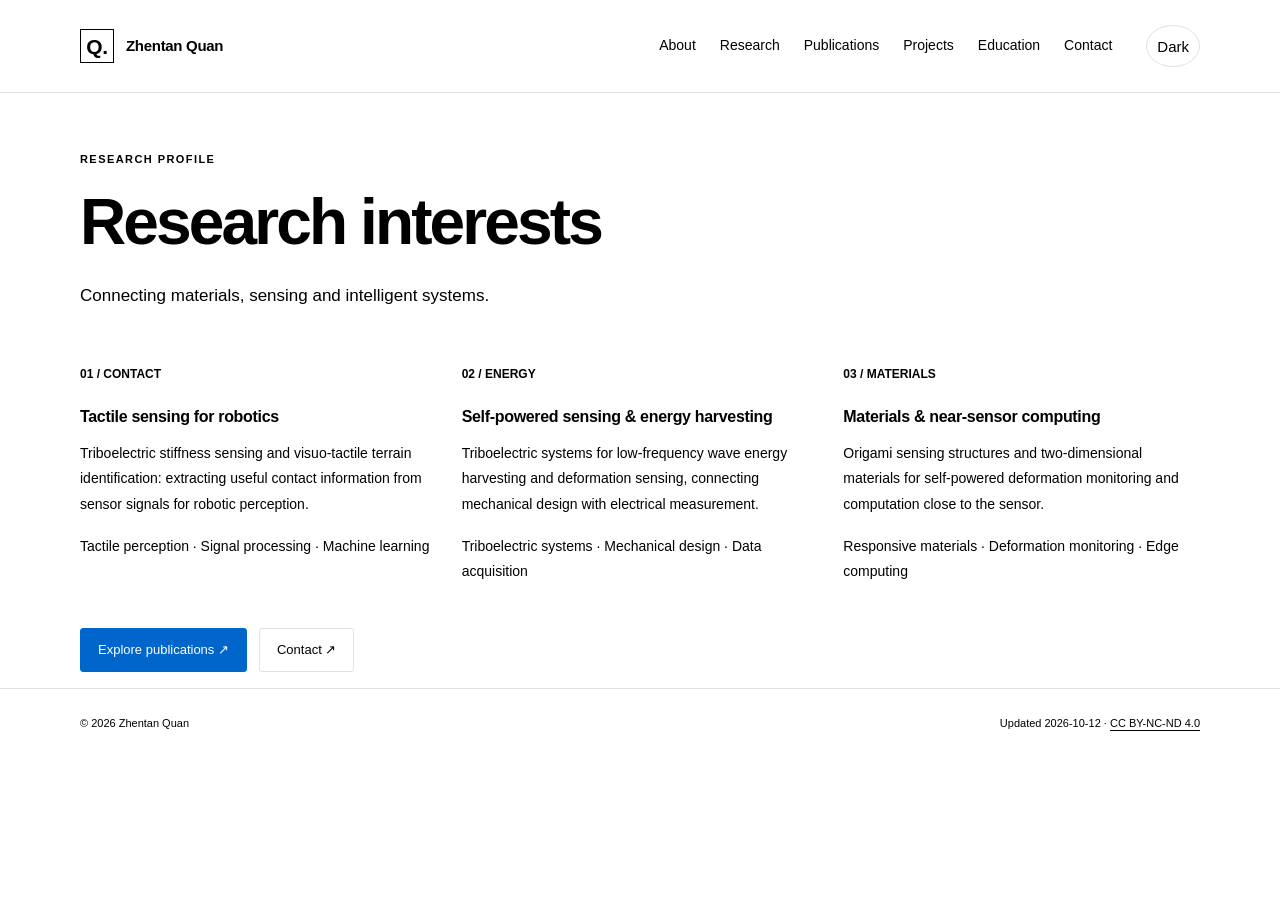
<file: research/index.html>
<!doctype html>
<html lang="en" data-theme="light">
<head>
<meta charset="utf-8"><meta name="viewport" content="width=device-width, initial-scale=1">
<meta name="author" content="Zhentan Quan"><meta name="description" content="Zhentan Quan · Ph.D. student at Tsinghua University. Tactile sensing, self-powered systems, materials and near-sensor computing.">
<meta name="theme-color" content="#ffffff"><link rel="canonical" href="https://quanztx.github.io/research/">
<meta property="og:type" content="website"><meta property="og:title" content="Research | Zhentan Quan">
<meta property="og:description" content="Zhentan Quan · Ph.D. student at Tsinghua University. Tactile sensing, self-powered systems, materials and near-sensor computing."><meta property="og:url" content="https://quanztx.github.io/research/">
<meta property="og:image" content="https://quanztx.github.io/authors/admin/self.jpg"><meta name="twitter:card" content="summary">
<link rel="icon" href="/media/tree-module-sqy.png"><link rel="stylesheet" href="/assets/academic.css">
<script type="application/ld+json">{"@context": "https://schema.org", "@type": "Person", "name": "Zhentan Quan", "alternateName": "全振潭", "url": "https://quanztx.github.io/", "email": "qzt24@mails.tsinghua.edu.cn", "affiliation": {"@type": "CollegeOrUniversity", "name": "Tsinghua University"}, "sameAs": ["https://scholar.google.com/citations?user=0Je_P08AAAAJ", "https://github.com/quanztx"]}</script>
<script src="/assets/academic.js" defer></script><title>Research | Zhentan Quan</title>
</head><body>
<a class="skip-link" href="#main">Skip to content</a>
<header class="site-header"><div class="header-inner">
<a class="wordmark" href="/" aria-label="Zhentan Quan home"><span class="wordmark-initial" aria-hidden="true">Q.</span><span>Zhentan Quan</span></a>
<nav class="primary-nav" aria-label="Main navigation"><a href="/#about">About</a><a href="/#research">Research</a><a href="/#publications">Publications</a><a href="/#projects">Projects</a><a href="/#education">Education</a><a href="/#contact">Contact</a></nav>
<button class="theme-toggle" type="button" aria-pressed="false" aria-label="Switch to dark theme" hidden>Dark</button>
</div></header>
<main class="site-main" id="main"><header class="page-hero"><p class="eyebrow">Research profile</p><h1>Research interests</h1><p class="page-lead">Connecting materials, sensing and intelligent systems.</p></header><div class="research-grid">
<article class="research-item"><span class="research-number">01 / CONTACT</span><h3>Tactile sensing for robotics</h3><p>Triboelectric stiffness sensing and visuo-tactile terrain identification: extracting useful contact information from sensor signals for robotic perception.</p><p class="tags">Tactile perception · Signal processing · Machine learning</p></article>
<article class="research-item"><span class="research-number">02 / ENERGY</span><h3>Self-powered sensing &amp; energy harvesting</h3><p>Triboelectric systems for low-frequency wave energy harvesting and deformation sensing, connecting mechanical design with electrical measurement.</p><p class="tags">Triboelectric systems · Mechanical design · Data acquisition</p></article>
<article class="research-item"><span class="research-number">03 / MATERIALS</span><h3>Materials &amp; near-sensor computing</h3><p>Origami sensing structures and two-dimensional materials for self-powered deformation monitoring and computation close to the sensor.</p><p class="tags">Responsive materials · Deformation monitoring · Edge computing</p></article>
</div><p class="hero-links"><a class="button button-primary" href="/#publications">Explore publications ↗</a><a class="button" href="/#contact">Contact ↗</a></p></main>
<footer class="site-footer"><div class="footer-inner"><p>© 2026 Zhentan Quan</p><p>Updated 2026-10-12 · <a href="https://creativecommons.org/licenses/by-nc-nd/4.0/" target="_blank" rel="noopener noreferrer">CC BY-NC-ND 4.0</a></p></div></footer>
</body></html>
</file>
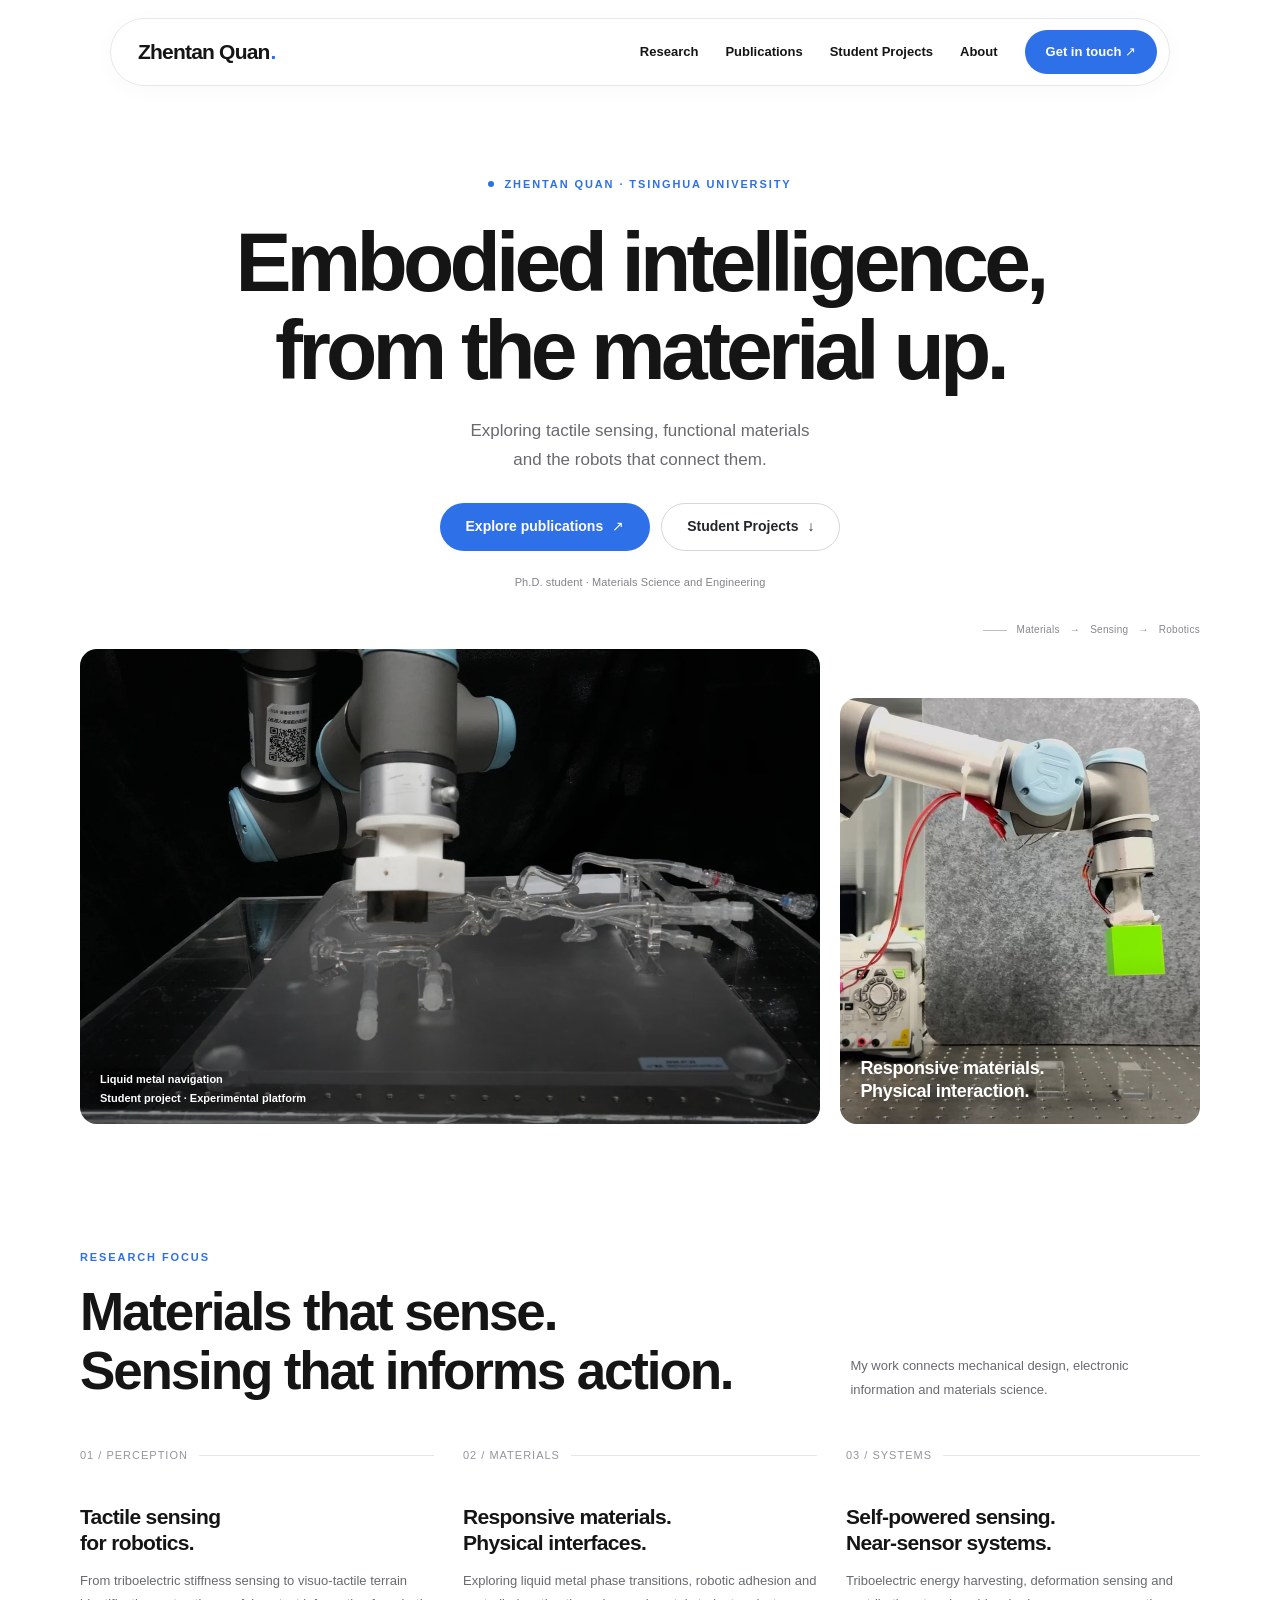
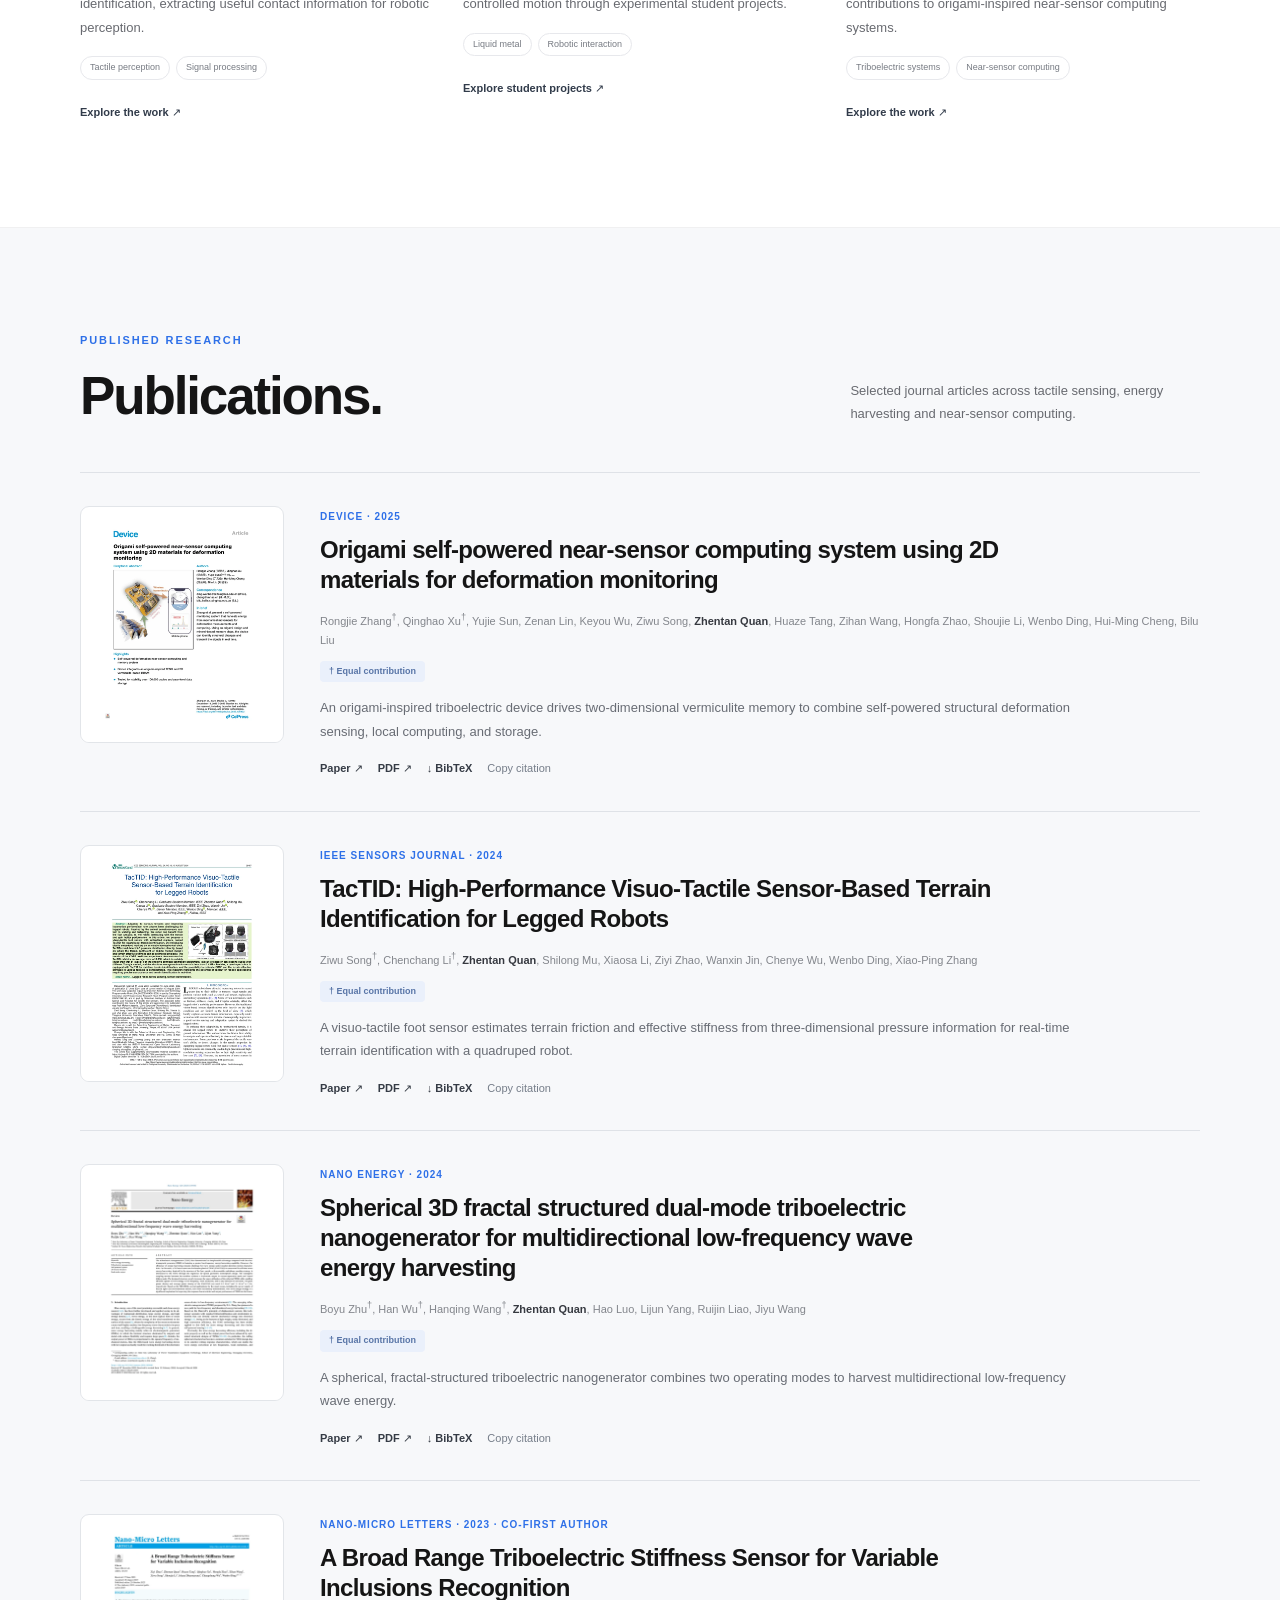
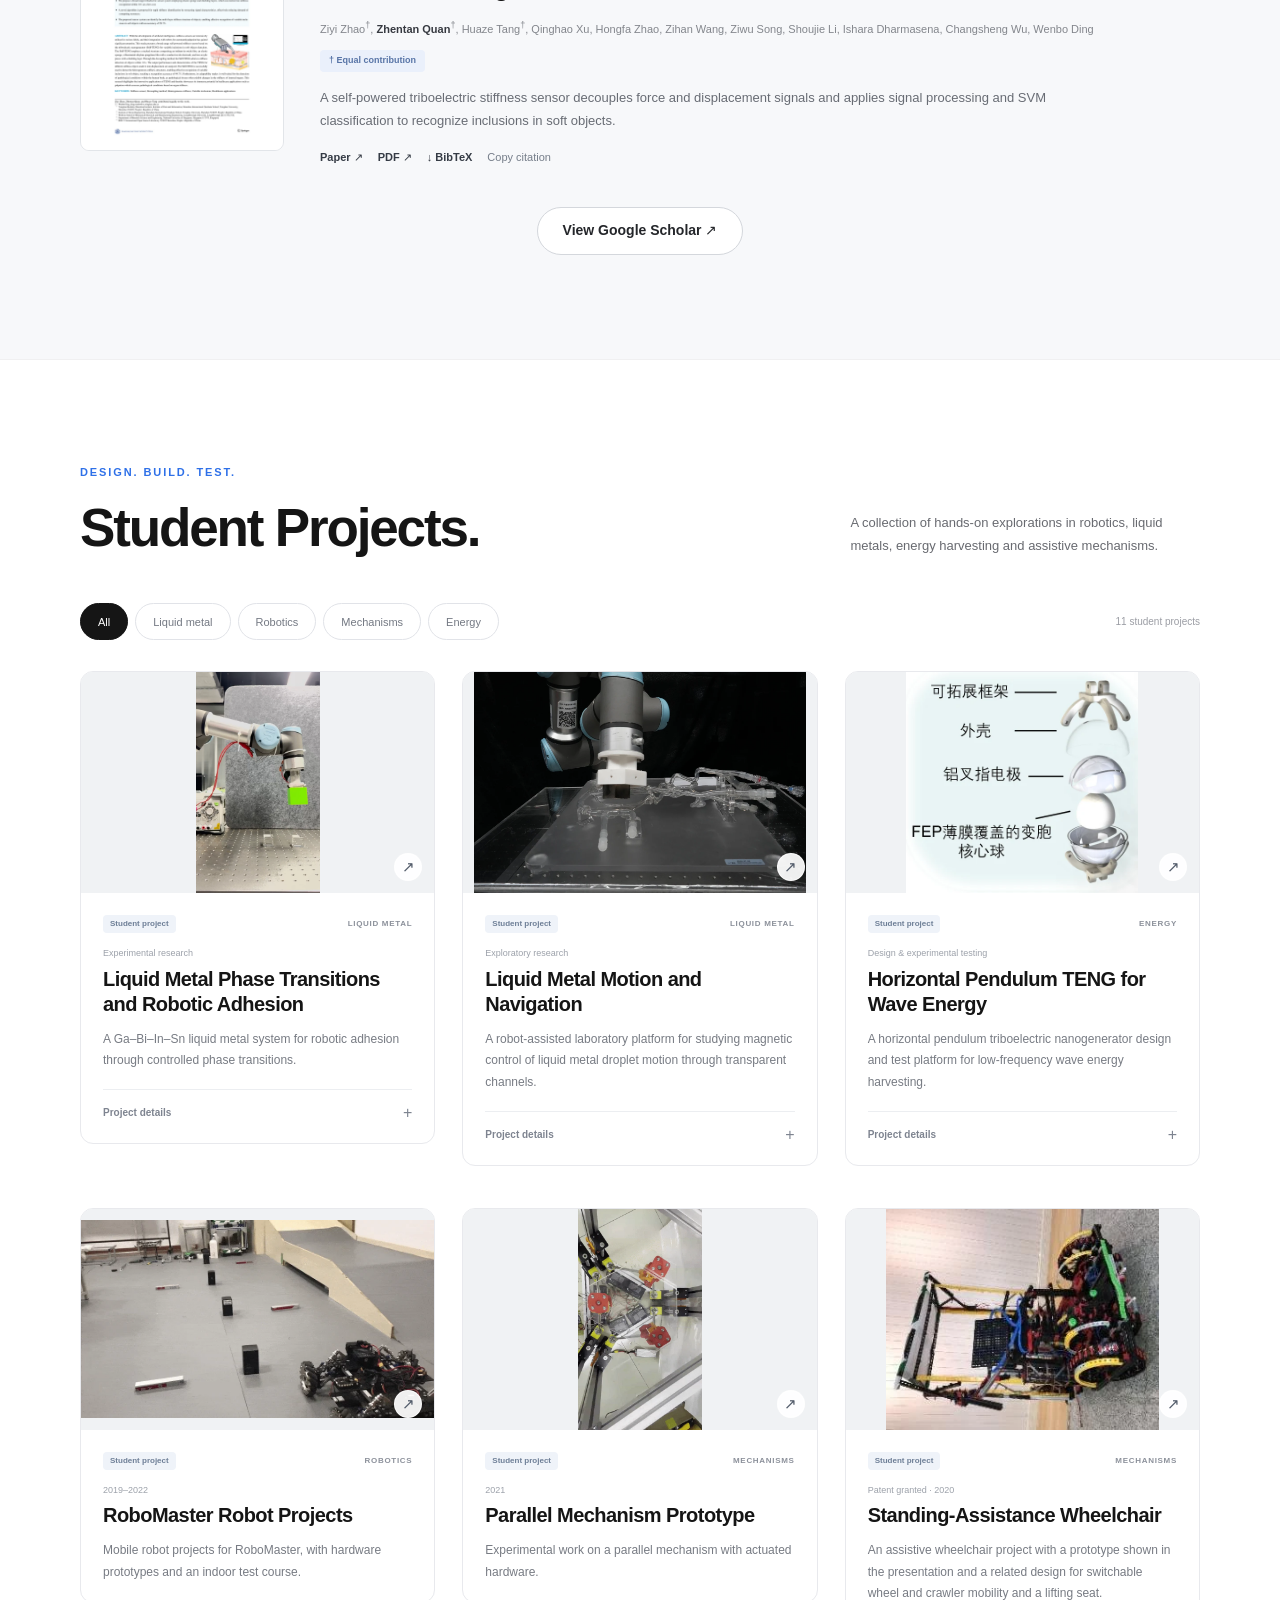
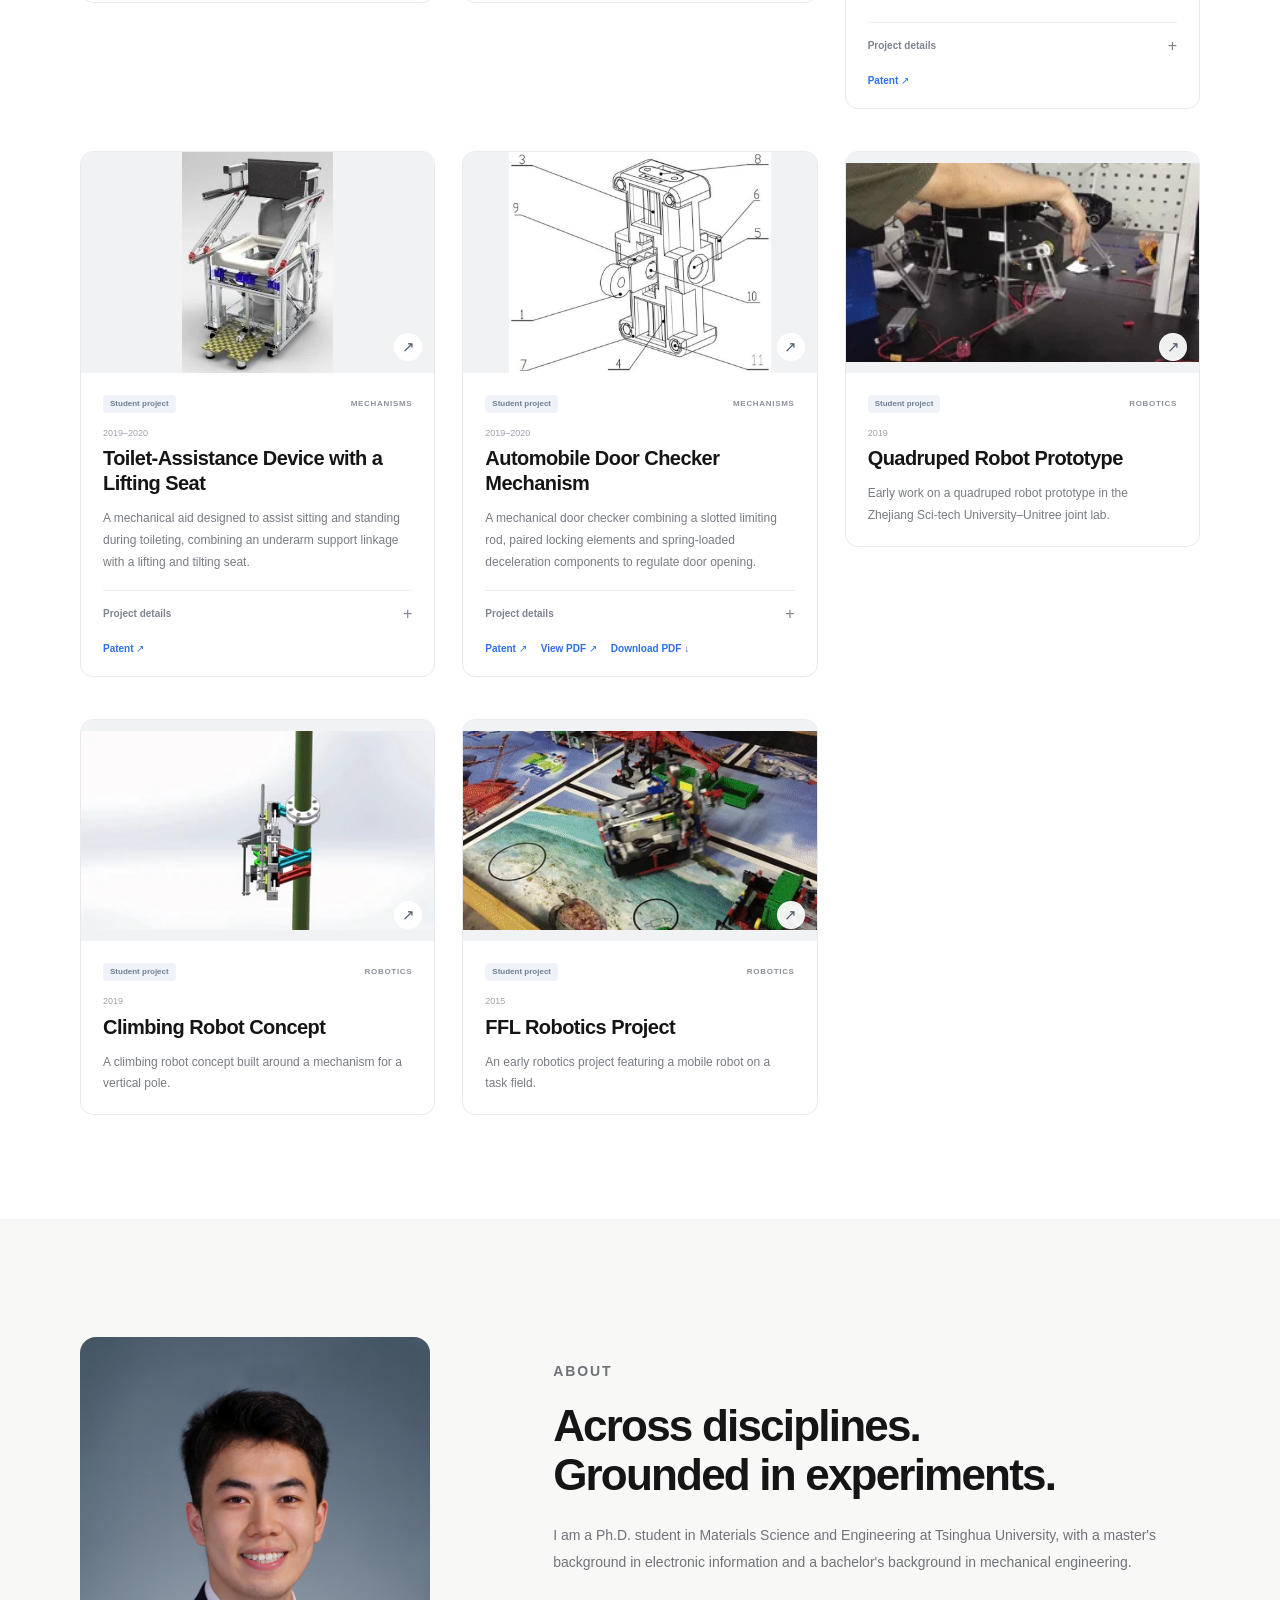
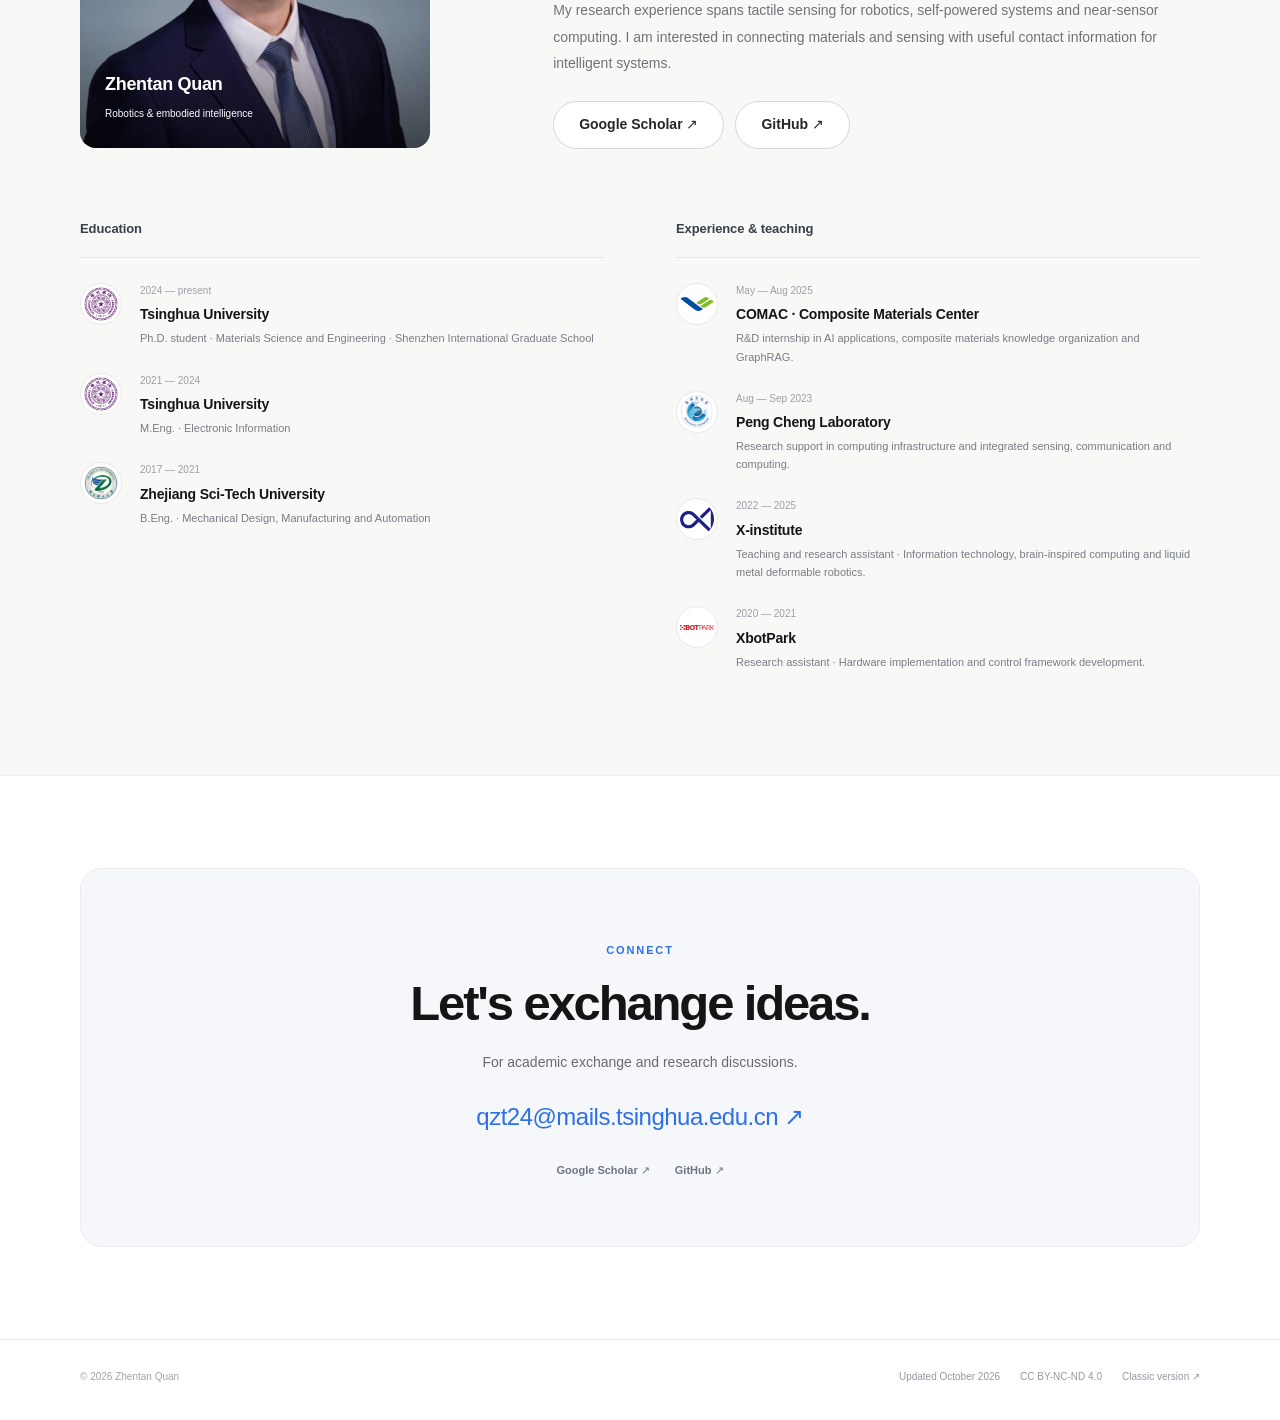
<file: v2/index.html>
<!doctype html>
<html lang="en"><head><meta charset="utf-8"><meta name="viewport" content="width=device-width, initial-scale=1"><meta name="theme-color" content="#ffffff">
<title>Zhentan Quan — Materials, Sensing &amp; Embodied Intelligence</title>
<meta name="description" content="Zhentan Quan, Ph.D. student at Tsinghua University. Research in tactile sensing, functional materials and robotics. Publications and student projects.">
<meta name="author" content="Zhentan Quan"><link rel="canonical" href="https://quanztx.github.io/v2/">
<meta property="og:title" content="Zhentan Quan — Materials, Sensing &amp; Embodied Intelligence"><meta property="og:description" content="Connecting materials and sensing with robotic interaction. Explore publications and student projects."><meta property="og:type" content="website"><meta property="og:url" content="https://quanztx.github.io/v2/"><meta property="og:image" content="https://quanztx.github.io/v2/assets/projects/liquid-metal-navigation.webp"><meta name="twitter:card" content="summary_large_image">
<link rel="icon" type="image/svg+xml" href="./assets/favicon.svg"><link rel="stylesheet" href="./assets/site.css"><script src="./assets/site.js" defer></script>
<script type="application/ld+json">{"@context":"https://schema.org","@type":"Person","name":"Zhentan Quan","url":"https://quanztx.github.io/v2/","email":"qzt24@mails.tsinghua.edu.cn","affiliation":{"@type":"CollegeOrUniversity","name":"Tsinghua University"},"sameAs":["https://scholar.google.com/citations?user=0Je_P08AAAAJ","https://github.com/quanztx"]}</script></head>
<body id="top"><a class="skip-link" href="#main">Skip to content</a>
<header class="site-header"><div class="nav-shell"><a class="brand" href="#top">Zhentan Quan<span class="brand-dot" aria-hidden="true">.</span></a><button class="nav-toggle" type="button" aria-controls="site-navigation" aria-expanded="false" aria-label="Open navigation">Menu <span aria-hidden="true">☰</span></button><nav class="nav-links" id="site-navigation" aria-label="Main navigation"><a href="#research">Research</a><a href="#publications">Publications</a><a href="#student-projects">Student Projects</a><a href="#about">About</a><a class="button button-primary button-small" href="mailto:qzt24@mails.tsinghua.edu.cn">Get in touch ↗</a></nav></div></header>
<main id="main"><section class="hero container" aria-labelledby="hero-title"><p class="eyebrow">Zhentan Quan · Tsinghua University</p><h1 class="hero-title" id="hero-title">Embodied intelligence,<br>from the material up.</h1><p class="hero-subtitle">Exploring tactile sensing, functional materials<br class="desktop-break"> and the robots that connect them.</p><div class="hero-actions"><a class="button button-primary" href="#publications">Explore publications <span aria-hidden="true">↗</span></a><a class="button button-outline" href="#student-projects">Student Projects <span aria-hidden="true">↓</span></a></div><p class="hero-meta">Ph.D. student · Materials Science and Engineering</p>
<div class="hero-stage"><figure class="stage-main"><img src="./assets/projects/liquid-metal-navigation.webp" width="1280" height="853" alt="Robot-assisted setup for magnetic liquid metal navigation in transparent channels" fetchpriority="high"><figcaption class="stage-caption"><span>Liquid metal navigation</span><span>Student project · Experimental platform</span></figcaption></figure><figure class="stage-secondary"><img src="./assets/projects/liquid-metal-adhesion.webp" width="720" height="1280" alt="Robot lifting a green cube using the liquid metal adhesion device"><figcaption>Responsive materials.<br>Physical interaction.</figcaption></figure><div class="stage-note"><span>Materials</span><span aria-hidden="true">→</span><span>Sensing</span><span aria-hidden="true">→</span><span>Robotics</span></div></div></section>

<section class="section research-section" id="research" aria-labelledby="research-title"><div class="container"><div class="section-heading"><p class="section-kicker">Research focus</p><h2 class="section-title" id="research-title">Materials that sense.<br>Sensing that informs action.</h2><p class="section-intro">My work connects mechanical design, electronic information and materials science.</p></div><div class="research-grid">
<article class="research-card"><span class="research-index">01 / PERCEPTION</span><div class="research-copy"><h3>Tactile sensing<br>for robotics.</h3><p>From triboelectric stiffness sensing to visuo-tactile terrain identification, extracting useful contact information for robotic perception.</p><div class="tag-list"><span>Tactile perception</span><span>Signal processing</span></div></div><a class="research-card-link" href="#paper-tactid">Explore the work ↗</a></article>
<article class="research-card"><span class="research-index">02 / MATERIALS</span><div class="research-copy"><h3>Responsive materials.<br>Physical interfaces.</h3><p>Exploring liquid metal phase transitions, robotic adhesion and controlled motion through experimental student projects.</p><div class="tag-list"><span>Liquid metal</span><span>Robotic interaction</span></div></div><a class="research-card-link" href="#project-liquid-metal-adhesion">Explore student projects ↗</a></article>
<article class="research-card"><span class="research-index">03 / SYSTEMS</span><div class="research-copy"><h3>Self-powered sensing.<br>Near-sensor systems.</h3><p>Triboelectric energy harvesting, deformation sensing and contributions to origami-inspired near-sensor computing systems.</p><div class="tag-list"><span>Triboelectric systems</span><span>Near-sensor computing</span></div></div><a class="research-card-link" href="#paper-origami-near-sensor-computing">Explore the work ↗</a></article>
</div></div></section>

<section class="section" id="publications" aria-labelledby="publications-title"><div class="container"><div class="section-heading"><p class="section-kicker">Published research</p><h2 class="section-title" id="publications-title">Publications.</h2><p class="section-intro">Selected journal articles across tactile sensing, energy harvesting and near-sensor computing.</p></div><div class="publication-list"><article class="publication-card" id="paper-origami-near-sensor-computing">
      <a class="paper-preview" href="https://www.shoujie.top/media/paper/Device2025/paper.pdf" target="_blank" rel="noopener noreferrer" aria-label="Read Origami self-powered near-sensor computing system using 2D materials for deformation monitoring"><img src="./publication/origami-near-sensor-computing/first-page.webp" alt="First page of Origami self-powered near-sensor computing system using 2D materials for deformation monitoring" width="660" height="856" loading="lazy"></a>
      <div class="paper-content"><p class="paper-venue">Device · 2025</p><h3 class="paper-title"><a class="" href="https://doi.org/10.1016/j.device.2025.100933" target="_blank" rel="noopener noreferrer">Origami self-powered near-sensor computing system using 2D materials for deformation monitoring</a></h3><p class="paper-authors">Rongjie Zhang<sup title="Equal contribution">†</sup>, Qinghao Xu<sup title="Equal contribution">†</sup>, Yujie Sun, Zenan Lin, Keyou Wu, Ziwu Song, <strong>Zhentan Quan</strong>, Huaze Tang, Zihan Wang, Hongfa Zhao, Shoujie Li, Wenbo Ding, Hui-Ming Cheng, Bilu Liu</p><p class="contribution">† Equal contribution</p><p class="paper-summary">An origami-inspired triboelectric device drives two-dimensional vermiculite memory to combine self-powered structural deformation sensing, local computing, and storage.</p><div class="paper-links"><a class="" href="https://doi.org/10.1016/j.device.2025.100933" target="_blank" rel="noopener noreferrer">Paper ↗</a><a class="" href="https://www.shoujie.top/media/paper/Device2025/paper.pdf" target="_blank" rel="noopener noreferrer">PDF ↗</a><a href="./publication/origami-near-sensor-computing/cite.bib" download>↓ BibTeX</a><button class="copy-citation" type="button" data-citation="origami-near-sensor-computing" hidden>Copy citation</button></div><span class="copy-status" role="status" aria-live="polite"></span><script type="text/plain" id="cite-origami-near-sensor-computing">@article{quan_origami_near_sensor_computing,
  title = {{Origami self-powered near-sensor computing system using 2D materials for deformation monitoring}},
  author = {Rongjie Zhang and Qinghao Xu and Yujie Sun and Zenan Lin and Keyou Wu and Ziwu Song and Zhentan Quan and Huaze Tang and Zihan Wang and Hongfa Zhao and Shoujie Li and Wenbo Ding and Hui-Ming Cheng and Bilu Liu},
  journal = {Device},
  year = {2025},
  volume = {3},
  number = {12},
  pages = {100933},
  doi = {10.1016/j.device.2025.100933},
  url = {https://doi.org/10.1016/j.device.2025.100933}
}
</script></div>
    </article><article class="publication-card" id="paper-tactid">
      <a class="paper-preview" href="https://charon-bo.github.io/assets/PDF/TacTID.pdf" target="_blank" rel="noopener noreferrer" aria-label="Read TacTID: High-Performance Visuo-Tactile Sensor-Based Terrain Identification for Legged Robots"><img src="./publication/tactid/first-page.webp" alt="First page of TacTID: High-Performance Visuo-Tactile Sensor-Based Terrain Identification for Legged Robots" width="660" height="853" loading="lazy"></a>
      <div class="paper-content"><p class="paper-venue">IEEE Sensors Journal · 2024</p><h3 class="paper-title"><a class="" href="https://doi.org/10.1109/JSEN.2024.3417514" target="_blank" rel="noopener noreferrer">TacTID: High-Performance Visuo-Tactile Sensor-Based Terrain Identification for Legged Robots</a></h3><p class="paper-authors">Ziwu Song<sup title="Equal contribution">†</sup>, Chenchang Li<sup title="Equal contribution">†</sup>, <strong>Zhentan Quan</strong>, Shilong Mu, Xiaosa Li, Ziyi Zhao, Wanxin Jin, Chenye Wu, Wenbo Ding, Xiao-Ping Zhang</p><p class="contribution">† Equal contribution</p><p class="paper-summary">A visuo-tactile foot sensor estimates terrain friction and effective stiffness from three-dimensional pressure information for real-time terrain identification with a quadruped robot.</p><div class="paper-links"><a class="" href="https://doi.org/10.1109/JSEN.2024.3417514" target="_blank" rel="noopener noreferrer">Paper ↗</a><a class="" href="https://charon-bo.github.io/assets/PDF/TacTID.pdf" target="_blank" rel="noopener noreferrer">PDF ↗</a><a href="./publication/tactid/cite.bib" download>↓ BibTeX</a><button class="copy-citation" type="button" data-citation="tactid" hidden>Copy citation</button></div><span class="copy-status" role="status" aria-live="polite"></span><script type="text/plain" id="cite-tactid">@article{quan_tactid,
  title = {{TacTID: High-Performance Visuo-Tactile Sensor-Based Terrain Identification for Legged Robots}},
  author = {Ziwu Song and Chenchang Li and Zhentan Quan and Shilong Mu and Xiaosa Li and Ziyi Zhao and Wanxin Jin and Chenye Wu and Wenbo Ding and Xiao-Ping Zhang},
  journal = {IEEE Sensors Journal},
  year = {2024},
  volume = {24},
  number = {16},
  pages = {26487--26495},
  doi = {10.1109/JSEN.2024.3417514},
  url = {https://doi.org/10.1109/JSEN.2024.3417514}
}
</script></div>
    </article><article class="publication-card" id="paper-wave-energy-harvesting">
      <a class="paper-preview" href="./publication/wave-energy-harvesting/paper.pdf" target="_blank" rel="noopener noreferrer" aria-label="Read Spherical 3D fractal structured dual-mode triboelectric nanogenerator for multidirectional low-frequency wave energy harvesting"><img src="./publication/wave-energy-harvesting/first-page.webp" alt="First page of Spherical 3D fractal structured dual-mode triboelectric nanogenerator for multidirectional low-frequency wave energy harvesting" width="660" height="879" loading="lazy"></a>
      <div class="paper-content"><p class="paper-venue">Nano Energy · 2024</p><h3 class="paper-title"><a class="" href="https://doi.org/10.1016/j.nanoen.2024.109446" target="_blank" rel="noopener noreferrer">Spherical 3D fractal structured dual-mode triboelectric nanogenerator for multidirectional low-frequency wave energy harvesting</a></h3><p class="paper-authors">Boyu Zhu<sup title="Equal contribution">†</sup>, Han Wu<sup title="Equal contribution">†</sup>, Hanqing Wang<sup title="Equal contribution">†</sup>, <strong>Zhentan Quan</strong>, Hao Luo, Lijun Yang, Ruijin Liao, Jiyu Wang</p><p class="contribution">† Equal contribution</p><p class="paper-summary">A spherical, fractal-structured triboelectric nanogenerator combines two operating modes to harvest multidirectional low-frequency wave energy.</p><div class="paper-links"><a class="" href="https://doi.org/10.1016/j.nanoen.2024.109446" target="_blank" rel="noopener noreferrer">Paper ↗</a><a class="" href="./publication/wave-energy-harvesting/paper.pdf" target="_blank" rel="noopener noreferrer">PDF ↗</a><a href="./publication/wave-energy-harvesting/cite.bib" download>↓ BibTeX</a><button class="copy-citation" type="button" data-citation="wave-energy-harvesting" hidden>Copy citation</button></div><span class="copy-status" role="status" aria-live="polite"></span><script type="text/plain" id="cite-wave-energy-harvesting">@article{quan_wave_energy_harvesting,
  title = {{Spherical 3D fractal structured dual-mode triboelectric nanogenerator for multidirectional low-frequency wave energy harvesting}},
  author = {Boyu Zhu and Han Wu and Hanqing Wang and Zhentan Quan and Hao Luo and Lijun Yang and Ruijin Liao and Jiyu Wang},
  journal = {Nano Energy},
  year = {2024},
  volume = {124},
  pages = {109446},
  doi = {10.1016/j.nanoen.2024.109446},
  url = {https://doi.org/10.1016/j.nanoen.2024.109446}
}
</script></div>
    </article><article class="publication-card" id="paper-zhao_nml">
      <a class="paper-preview" href="https://link.springer.com/content/pdf/10.1007/s40820-023-01201-7.pdf" target="_blank" rel="noopener noreferrer" aria-label="Read A Broad Range Triboelectric Stiffness Sensor for Variable Inclusions Recognition"><img src="./publication/zhao_nml/first-page.webp" alt="First page of A Broad Range Triboelectric Stiffness Sensor for Variable Inclusions Recognition" width="660" height="876" loading="lazy"></a>
      <div class="paper-content"><p class="paper-venue">Nano-Micro Letters · 2023 · Co-first author</p><h3 class="paper-title"><a class="" href="https://doi.org/10.1007/s40820-023-01201-7" target="_blank" rel="noopener noreferrer">A Broad Range Triboelectric Stiffness Sensor for Variable Inclusions Recognition</a></h3><p class="paper-authors">Ziyi Zhao<sup title="Equal contribution">†</sup>, <strong>Zhentan Quan</strong><sup title="Equal contribution">†</sup>, Huaze Tang<sup title="Equal contribution">†</sup>, Qinghao Xu, Hongfa Zhao, Zihan Wang, Ziwu Song, Shoujie Li, Ishara Dharmasena, Changsheng Wu, Wenbo Ding</p><p class="contribution">† Equal contribution</p><p class="paper-summary">A self-powered triboelectric stiffness sensor decouples force and displacement signals and applies signal processing and SVM classification to recognize inclusions in soft objects.</p><div class="paper-links"><a class="" href="https://doi.org/10.1007/s40820-023-01201-7" target="_blank" rel="noopener noreferrer">Paper ↗</a><a class="" href="https://link.springer.com/content/pdf/10.1007/s40820-023-01201-7.pdf" target="_blank" rel="noopener noreferrer">PDF ↗</a><a href="./publication/zhao_nml/cite.bib" download>↓ BibTeX</a><button class="copy-citation" type="button" data-citation="zhao_nml" hidden>Copy citation</button></div><span class="copy-status" role="status" aria-live="polite"></span><script type="text/plain" id="cite-zhao_nml">@article{quan_zhao_nml,
  title = {{A Broad Range Triboelectric Stiffness Sensor for Variable Inclusions Recognition}},
  author = {Ziyi Zhao and Zhentan Quan and Huaze Tang and Qinghao Xu and Hongfa Zhao and Zihan Wang and Ziwu Song and Shoujie Li and Ishara Dharmasena and Changsheng Wu and Wenbo Ding},
  journal = {Nano-Micro Letters},
  year = {2023},
  volume = {15},
  pages = {233},
  doi = {10.1007/s40820-023-01201-7},
  url = {https://doi.org/10.1007/s40820-023-01201-7}
}
</script></div>
    </article></div><div class="section-more"><a class="button button-outline" href="https://scholar.google.com/citations?user=0Je_P08AAAAJ" target="_blank" rel="noopener noreferrer">View Google Scholar ↗</a></div></div></section>

<section class="section projects-section" id="student-projects" aria-labelledby="projects-title"><div class="container"><div class="section-heading"><p class="section-kicker">Design. Build. Test.</p><h2 class="section-title" id="projects-title">Student Projects.</h2><p class="section-intro">A collection of hands-on explorations in robotics, liquid metals, energy harvesting and assistive mechanisms.</p></div><div class="project-toolbar"><div class="filter-group" role="group" aria-label="Filter student projects"><button class="filter-button" type="button" data-filter="All" aria-pressed="true">All</button><button class="filter-button" type="button" data-filter="Liquid metal" aria-pressed="false">Liquid metal</button><button class="filter-button" type="button" data-filter="Robotics" aria-pressed="false">Robotics</button><button class="filter-button" type="button" data-filter="Mechanisms" aria-pressed="false">Mechanisms</button><button class="filter-button" type="button" data-filter="Energy" aria-pressed="false">Energy</button></div><p class="project-count" role="status" aria-live="polite">11 student projects</p></div><div class="project-grid"><article class="project-card" id="project-liquid-metal-adhesion" data-category="Liquid metal">
      <a class="project-image image-preview" href="./assets/projects/liquid-metal-adhesion.webp" data-caption="Experimental robot demonstration using the adhesion device." aria-label="Enlarge Liquid Metal Phase Transitions and Robotic Adhesion"><img src="./assets/projects/liquid-metal-adhesion.webp" alt="Robot arm holding a green cube with the liquid metal adhesion device" width="720" height="1280" loading="lazy"><span class="image-expand" aria-hidden="true">↗</span></a>
      <div class="project-body"><div class="project-topline"><span class="project-badge">Student project</span><span class="project-category">Liquid metal</span></div><p class="project-date">Experimental research</p><h3 class="project-title">Liquid Metal Phase Transitions and Robotic Adhesion</h3><p class="project-summary">A Ga–Bi–In–Sn liquid metal system for robotic adhesion through controlled phase transitions.</p><details class="project-details"><summary>Project details <span aria-hidden="true">+</span></summary><p class="project-outcome">Alloy composition screening and DSC characterization support a temperature-controlled demonstration of picking up, holding and placing a cube.</p></details></div>
    </article><article class="project-card" id="project-liquid-metal-navigation" data-category="Liquid metal">
      <a class="project-image image-preview" href="./assets/projects/liquid-metal-navigation.webp" data-caption="Experimental setup for liquid metal motion in transparent channels." aria-label="Enlarge Liquid Metal Motion and Navigation"><img src="./assets/projects/liquid-metal-navigation.webp" alt="Robot-assisted experimental platform with transparent channels for liquid metal motion" width="1280" height="853" loading="lazy"><span class="image-expand" aria-hidden="true">↗</span></a>
      <div class="project-body"><div class="project-topline"><span class="project-badge">Student project</span><span class="project-category">Liquid metal</span></div><p class="project-date">Exploratory research</p><h3 class="project-title">Liquid Metal Motion and Navigation</h3><p class="project-summary">A robot-assisted laboratory platform for studying magnetic control of liquid metal droplet motion through transparent channels.</p><details class="project-details"><summary>Project details <span aria-hidden="true">+</span></summary><p class="project-outcome">The project also explores preliminary path planning for liquid metal navigation.</p></details></div>
    </article><article class="project-card" id="project-horizontal-pendulum-teng" data-category="Energy">
      <a class="project-image image-preview" href="./assets/projects/horizontal-pendulum-teng.webp" data-caption="Transformable TENG concept shown alongside the wave-energy project in the presentation." aria-label="Enlarge Horizontal Pendulum TENG for Wave Energy"><img src="./assets/projects/horizontal-pendulum-teng.webp" alt="Exploded design concept of a transformable triboelectric nanogenerator module" width="520" height="496" loading="lazy"><span class="image-expand" aria-hidden="true">↗</span></a>
      <div class="project-body"><div class="project-topline"><span class="project-badge">Student project</span><span class="project-category">Energy</span></div><p class="project-date">Design &amp; experimental testing</p><h3 class="project-title">Horizontal Pendulum TENG for Wave Energy</h3><p class="project-summary">A horizontal pendulum triboelectric nanogenerator design and test platform for low-frequency wave energy harvesting.</p><details class="project-details"><summary>Project details <span aria-hidden="true">+</span></summary><p class="project-outcome">The work investigates mechanical motion and frictional contact-area optimization, with metamorphic mechanism concepts.</p></details></div>
    </article><article class="project-card" id="project-robomaster" data-category="Robotics">
      <a class="project-image image-preview" href="./assets/projects/robomaster.webp" data-caption="RoboMaster robot test setup, 2019–2022." aria-label="Enlarge RoboMaster Robot Projects"><img src="./assets/projects/robomaster.webp" alt="Mobile robot on an indoor course with obstacles" width="800" height="450" loading="lazy"><span class="image-expand" aria-hidden="true">↗</span></a>
      <div class="project-body"><div class="project-topline"><span class="project-badge">Student project</span><span class="project-category">Robotics</span></div><p class="project-date">2019–2022</p><h3 class="project-title">RoboMaster Robot Projects</h3><p class="project-summary">Mobile robot projects for RoboMaster, with hardware prototypes and an indoor test course.</p></div>
    </article><article class="project-card" id="project-parallel-mechanism" data-category="Mechanisms">
      <a class="project-image image-preview" href="./assets/projects/parallel-mechanism.webp" data-caption="Parallel mechanism hardware, 2021." aria-label="Enlarge Parallel Mechanism Prototype"><img src="./assets/projects/parallel-mechanism.webp" alt="Close-up of the actuated parallel mechanism hardware" width="400" height="712" loading="lazy"><span class="image-expand" aria-hidden="true">↗</span></a>
      <div class="project-body"><div class="project-topline"><span class="project-badge">Student project</span><span class="project-category">Mechanisms</span></div><p class="project-date">2021</p><h3 class="project-title">Parallel Mechanism Prototype</h3><p class="project-summary">Experimental work on a parallel mechanism with actuated hardware.</p></div>
    </article><article class="project-card" id="project-standing-assistance-wheelchair" data-category="Mechanisms">
      <a class="project-image image-preview" href="./assets/projects/standing-assistance-wheelchair.webp" data-caption="Wheelchair prototype shown in the presentation." aria-label="Enlarge Standing-Assistance Wheelchair"><img src="./assets/projects/standing-assistance-wheelchair.webp" alt="Wheelchair prototype shown in the presentation" width="291" height="235" loading="lazy"><span class="image-expand" aria-hidden="true">↗</span></a>
      <div class="project-body"><div class="project-topline"><span class="project-badge">Student project</span><span class="project-category">Mechanisms</span></div><p class="project-date">Patent granted · 2020</p><h3 class="project-title">Standing-Assistance Wheelchair</h3><p class="project-summary">An assistive wheelchair project with a prototype shown in the presentation and a related design for switchable wheel and crawler mobility and a lifting seat.</p><details class="project-details"><summary>Project details <span aria-hidden="true">+</span></summary><p class="project-role">First-listed co-inventor on the related utility model patent.</p><p class="project-outcome">Related utility model CN211835060U granted in 2020.</p></details><div class="project-links"><a class="" href="https://patents.google.com/patent/CN211835060U/zh" target="_blank" rel="noopener noreferrer">Patent ↗</a></div></div>
    </article><article class="project-card" id="project-lifting-toilet-assistance" data-category="Mechanisms">
      <a class="project-image image-preview" href="./assets/projects/lifting-toilet-assistance.webp" data-caption="CAD design of the toilet-assistance device." aria-label="Enlarge Toilet-Assistance Device with a Lifting Seat"><img src="./assets/projects/lifting-toilet-assistance.webp" alt="CAD model of the toilet-assistance device with a lifting seat and underarm support" width="183" height="269" loading="lazy"><span class="image-expand" aria-hidden="true">↗</span></a>
      <div class="project-body"><div class="project-topline"><span class="project-badge">Student project</span><span class="project-category">Mechanisms</span></div><p class="project-date">2019–2020</p><h3 class="project-title">Toilet-Assistance Device with a Lifting Seat</h3><p class="project-summary">A mechanical aid designed to assist sitting and standing during toileting, combining an underarm support linkage with a lifting and tilting seat.</p><details class="project-details"><summary>Project details <span aria-hidden="true">+</span></summary><p class="project-role">Team design contributor and co-inventor, listed second on the utility model patent.</p><p class="project-outcome">Utility model CN210748984U granted in 2020.</p></details><div class="project-links"><a class="" href="https://patents.google.com/patent/CN210748984U/zh" target="_blank" rel="noopener noreferrer">Patent ↗</a></div></div>
    </article><article class="project-card" id="project-automobile-door-checker" data-category="Mechanisms">
      <a class="project-image image-preview" href="./assets/projects/automobile-door-checker.webp" data-caption="Figure 1 from utility model patent CN210888469U." aria-label="Enlarge Automobile Door Checker Mechanism"><img src="./assets/projects/automobile-door-checker.webp" alt="Figure 1 of the automobile door-checking device from patent CN210888469U" width="803" height="676" loading="lazy"><span class="image-expand" aria-hidden="true">↗</span></a>
      <div class="project-body"><div class="project-topline"><span class="project-badge">Student project</span><span class="project-category">Mechanisms</span></div><p class="project-date">2019–2020</p><h3 class="project-title">Automobile Door Checker Mechanism</h3><p class="project-summary">A mechanical door checker combining a slotted limiting rod, paired locking elements and spring-loaded deceleration components to regulate door opening.</p><details class="project-details"><summary>Project details <span aria-hidden="true">+</span></summary><p class="project-role">Co-inventor, listed fifth. The patent record contains a registration spelling error in my name.</p><p class="project-outcome">Chinese utility model CN210888469U, granted 30 June 2020; application 201921497267.0.</p></details><div class="project-links"><a class="" href="https://patents.google.com/patent/CN210888469U/zh" target="_blank" rel="noopener noreferrer">Patent ↗</a><a class="" href="./assets/patents/CN210888469U.pdf" target="_blank" rel="noopener noreferrer">View PDF ↗</a><a href="./assets/patents/CN210888469U.pdf" download="CN210888469U.pdf">Download PDF ↓</a></div></div>
    </article><article class="project-card" id="project-quadruped-robot" data-category="Robotics">
      <a class="project-image image-preview" href="./assets/projects/quadruped-robot.webp" data-caption="Quadruped robot prototype, 2019." aria-label="Enlarge Quadruped Robot Prototype"><img src="./assets/projects/quadruped-robot.webp" alt="Quadruped robot prototype on a laboratory workbench" width="280" height="158" loading="lazy"><span class="image-expand" aria-hidden="true">↗</span></a>
      <div class="project-body"><div class="project-topline"><span class="project-badge">Student project</span><span class="project-category">Robotics</span></div><p class="project-date">2019</p><h3 class="project-title">Quadruped Robot Prototype</h3><p class="project-summary">Early work on a quadruped robot prototype in the Zhejiang Sci-tech University–Unitree joint lab.</p></div>
    </article><article class="project-card" id="project-climbing-robot" data-category="Robotics">
      <a class="project-image image-preview" href="./assets/projects/climbing-robot.webp" data-caption="Climbing robot design concept, 2019." aria-label="Enlarge Climbing Robot Concept"><img src="./assets/projects/climbing-robot.webp" alt="CAD concept of a climbing robot around a vertical pole" width="400" height="226" loading="lazy"><span class="image-expand" aria-hidden="true">↗</span></a>
      <div class="project-body"><div class="project-topline"><span class="project-badge">Student project</span><span class="project-category">Robotics</span></div><p class="project-date">2019</p><h3 class="project-title">Climbing Robot Concept</h3><p class="project-summary">A climbing robot concept built around a mechanism for a vertical pole.</p></div>
    </article><article class="project-card" id="project-ffl" data-category="Robotics">
      <a class="project-image image-preview" href="./assets/projects/ffl.webp" data-caption="FFL robot, 2015." aria-label="Enlarge FFL Robotics Project"><img src="./assets/projects/ffl.webp" alt="Mobile robot on the FFL task field" width="400" height="226" loading="lazy"><span class="image-expand" aria-hidden="true">↗</span></a>
      <div class="project-body"><div class="project-topline"><span class="project-badge">Student project</span><span class="project-category">Robotics</span></div><p class="project-date">2015</p><h3 class="project-title">FFL Robotics Project</h3><p class="project-summary">An early robotics project featuring a mobile robot on a task field.</p></div>
    </article></div><p class="empty-state" hidden>No projects in this category.</p></div></section>

<section class="section" id="about" aria-labelledby="about-title"><div class="container"><div class="about-grid"><figure class="about-portrait"><img src="./assets/profile.jpg" width="600" height="600" alt="Portrait of Zhentan Quan" loading="lazy"><figcaption>Zhentan Quan<br><span>Robotics &amp; embodied intelligence</span></figcaption></figure><div class="about-copy"><p class="section-kicker">About</p><h2 class="section-title" id="about-title">Across disciplines.<br>Grounded in experiments.</h2><p>I am a Ph.D. student in Materials Science and Engineering at Tsinghua University, with a master's background in electronic information and a bachelor's background in mechanical engineering.</p><p>My research experience spans tactile sensing for robotics, self-powered systems and near-sensor computing. I am interested in connecting materials and sensing with useful contact information for intelligent systems.</p><div class="hero-actions"><a class="button button-outline" href="https://scholar.google.com/citations?user=0Je_P08AAAAJ" target="_blank" rel="noopener noreferrer">Google Scholar ↗</a><a class="button button-outline" href="https://github.com/quanztx" target="_blank" rel="noopener noreferrer">GitHub ↗</a></div></div></div><div class="timeline-grid"><section class="timeline-column" aria-labelledby="education-title"><h3 id="education-title">Education</h3><article class="timeline-item"><img class="institution-logo" src="./assets/logos/tsinghua.png" alt="Tsinghua University logo" width="64" height="64" loading="lazy"><div class="timeline-copy"><p class="timeline-date">2024 — present</p><h4>Tsinghua University</h4><p>Ph.D. student · Materials Science and Engineering · Shenzhen International Graduate School</p></div></article><article class="timeline-item"><img class="institution-logo" src="./assets/logos/tsinghua.png" alt="Tsinghua University logo" width="64" height="64" loading="lazy"><div class="timeline-copy"><p class="timeline-date">2021 — 2024</p><h4>Tsinghua University</h4><p>M.Eng. · Electronic Information</p></div></article><article class="timeline-item"><img class="institution-logo" src="./assets/logos/zstu.png" alt="Zhejiang Sci-Tech University logo" width="64" height="64" loading="lazy"><div class="timeline-copy"><p class="timeline-date">2017 — 2021</p><h4>Zhejiang Sci-Tech University</h4><p>B.Eng. · Mechanical Design, Manufacturing and Automation</p></div></article></section><section class="timeline-column" aria-labelledby="experience-title"><h3 id="experience-title">Experience &amp; teaching</h3><article class="timeline-item"><img class="institution-logo" src="./assets/logos/comac.png" alt="COMAC · Composite Materials Center logo" width="64" height="64" loading="lazy"><div class="timeline-copy"><p class="timeline-date">May — Aug 2025</p><h4>COMAC · Composite Materials Center</h4><p>R&amp;D internship in AI applications, composite materials knowledge organization and GraphRAG.</p></div></article><article class="timeline-item"><img class="institution-logo" src="./assets/logos/peng-cheng.png" alt="Peng Cheng Laboratory logo" width="64" height="64" loading="lazy"><div class="timeline-copy"><p class="timeline-date">Aug — Sep 2023</p><h4>Peng Cheng Laboratory</h4><p>Research support in computing infrastructure and integrated sensing, communication and computing.</p></div></article><article class="timeline-item"><img class="institution-logo" src="./assets/logos/x-institute.png" alt="X-institute logo" width="64" height="64" loading="lazy"><div class="timeline-copy"><p class="timeline-date">2022 — 2025</p><h4>X-institute</h4><p>Teaching and research assistant · Information technology, brain-inspired computing and liquid metal deformable robotics.</p></div></article><article class="timeline-item"><img class="institution-logo" src="./assets/logos/xbotpark.png" alt="XbotPark logo" width="64" height="64" loading="lazy"><div class="timeline-copy"><p class="timeline-date">2020 — 2021</p><h4>XbotPark</h4><p>Research assistant · Hardware implementation and control framework development.</p></div></article></section></div></div></section>

<section class="section contact-section" id="contact" aria-labelledby="contact-title"><div class="container"><div class="contact-panel"><p class="section-kicker">Connect</p><h2 class="section-title" id="contact-title">Let's exchange ideas.</h2><p>For academic exchange and research discussions.</p><a class="contact-email" href="mailto:qzt24@mails.tsinghua.edu.cn">qzt24@mails.tsinghua.edu.cn <span aria-hidden="true">↗</span></a><div class="contact-links"><a class="" href="https://scholar.google.com/citations?user=0Je_P08AAAAJ" target="_blank" rel="noopener noreferrer">Google Scholar ↗</a><a class="" href="https://github.com/quanztx" target="_blank" rel="noopener noreferrer">GitHub ↗</a></div></div></div></section>
</main><footer class="site-footer"><div class="container footer-shell"><p>© 2026 Zhentan Quan</p><div class="footer-links"><span>Updated October 2026</span><a class="" href="https://creativecommons.org/licenses/by-nc-nd/4.0/" target="_blank" rel="noopener noreferrer">CC BY-NC-ND 4.0</a><a href="https://quanztx.github.io/">Classic version ↗</a></div></div></footer><a class="back-to-top" href="#top" aria-label="Back to top" hidden>↑</a>
<dialog class="image-dialog" aria-label="Project image preview"><div class="dialog-inner"><button class="dialog-close" type="button" aria-label="Close image preview">Close ✕</button><img class="dialog-image" alt=""><p class="dialog-caption"></p></div></dialog>
</body></html>
</file>
<file: assets/academic.css>
/* Local, high-contrast typography for an academic home and its archives. */
:root {
  color-scheme: light;
  --paper: #ffffff;
  --ink: #000000;
  --muted: #000000;
  --accent: #0066cc;
  --accent-hover: #004b99;
  --rule: #e1e1e4;
  --soft: #f5f5f7;
  --button-ink: #ffffff;
  --focus: #0066cc;
  --page-width: 1120px;
  --font-sans: -apple-system, BlinkMacSystemFont, "Segoe UI", "PingFang SC", "Microsoft YaHei", Arial, sans-serif;
}

html[data-theme="dark"] {
  color-scheme: dark;
  --paper: #151515;
  --ink: #ffffff;
  --muted: #e4e4e7;
  --accent: #82baff;
  --accent-hover: #a9ceff;
  --rule: #39393c;
  --soft: #222224;
  --button-ink: #101010;
  --focus: #a9ceff;
}

* { box-sizing: border-box; }
[hidden] { display: none !important; }
html { scroll-behavior: smooth; scroll-padding-top: 108px; }
body {
  margin: 0;
  background: var(--paper);
  color: var(--ink);
  font-family: var(--font-sans);
  font-size: 16px;
  line-height: 1.65;
  -webkit-font-smoothing: antialiased;
}
::selection { background: var(--accent); color: var(--button-ink); }
img { max-width: 100%; height: auto; vertical-align: middle; }
button, input, textarea, select { font: inherit; }
button, a { -webkit-tap-highlight-color: transparent; }
button { cursor: pointer; }
a { color: var(--accent); text-underline-offset: .24em; text-decoration-thickness: 1px; }
a:hover { color: var(--accent-hover); }
a:focus-visible, button:focus-visible, summary:focus-visible {
  outline: 2px solid var(--focus);
  outline-offset: 5px;
  border-radius: 2px;
}
h1, h2, h3, p { margin-top: 0; }
h1, h2, h3 { color: var(--ink); }
p { margin-bottom: 1em; }
ul { padding-left: 1.25em; }
.visually-hidden, .sr-only {
  position: absolute;
  width: 1px;
  height: 1px;
  padding: 0;
  margin: -1px;
  overflow: hidden;
  clip: rect(0, 0, 0, 0);
  white-space: nowrap;
  border: 0;
}
.skip-link {
  position: fixed;
  z-index: 100;
  top: 12px;
  left: 20px;
  padding: 10px 18px;
  background: var(--ink);
  color: var(--paper);
  transform: translateY(-160%);
}
.skip-link:focus { transform: translateY(0); color: var(--paper); }

.site-header { border-bottom: 1px solid var(--rule); }
.header-inner {
  display: flex;
  align-items: center;
  gap: 34px;
  min-height: 92px;
  max-width: var(--page-width);
  margin-inline: auto;
}
.wordmark {
  display: inline-flex;
  align-items: center;
  gap: 12px;
  flex: 0 0 auto;
  color: var(--ink);
  font-weight: 600;
  font-size: 15px;
  text-decoration: none;
  letter-spacing: -.02em;
}
.wordmark:hover { color: var(--ink); }
.wordmark-initial {
  display: inline-grid;
  place-items: center;
  width: 34px;
  height: 34px;
  border: 1px solid var(--ink);
  font-family: var(--font-sans);
  font-size: 21px;
  font-weight: 600;
  line-height: 1;
}
.primary-nav { display: flex; flex-wrap: wrap; gap: 8px 24px; min-width: 0; margin-left: auto; }
.primary-nav a {
  padding-block: 8px;
  color: var(--muted);
  font-size: 14px;
  font-weight: 500;
  text-decoration: none;
}
.primary-nav a:hover, .primary-nav a[aria-current="page"] { color: var(--accent); }
.primary-nav a[aria-current="page"] { text-decoration: underline; text-underline-offset: .55em; }
.theme-toggle {
  display: inline-flex;
  align-items: center;
  justify-content: center;
  gap: 6px;
  flex-shrink: 0;
  min-width: 42px;
  min-height: 42px;
  padding: 8px 10px;
  border: 1px solid var(--rule);
  border-radius: 50%;
  background: transparent;
  color: var(--ink);
  font-size: 15px;
  line-height: 1;
}
.theme-toggle:hover { border-color: var(--accent); color: var(--accent); }
.theme-toggle svg { width: 18px; height: 18px; }

.site-main { max-width: var(--page-width); margin-inline: auto; }
.hero {
  display: grid;
  grid-template-columns: minmax(0, 1fr) 264px;
  gap: 80px;
  align-items: center;
  padding-block: 78px 84px;
}
.profile-intro { min-width: 0; max-width: 690px; }
.eyebrow {
  margin: 0 0 22px;
  color: var(--ink);
  font-size: 11px;
  font-weight: 600;
  letter-spacing: .13em;
  line-height: 1.5;
  text-transform: uppercase;
}
h1 {
  margin-bottom: 26px;
  font-family: var(--font-sans);
  font-size: 64px;
  font-weight: 700;
  letter-spacing: -.045em;
  line-height: 1.08;
}
.name-cn {
  display: block;
  margin-top: 16px;
  font-family: var(--font-sans);
  font-size: 21px;
  font-weight: 500;
  letter-spacing: .12em;
  line-height: 1.4;
}
.lead { max-width: 590px; margin-bottom: 17px; font-size: 20px; font-weight: 500; line-height: 1.6; }
.intro { max-width: 600px; color: var(--muted); font-size: 16px; line-height: 1.8; }
.intro a { color: var(--accent); }
.hero-links { display: flex; flex-wrap: wrap; gap: 12px; margin-top: 30px; }
.button {
  display: inline-flex;
  align-items: center;
  justify-content: center;
  min-height: 44px;
  padding: 10px 17px;
  border: 1px solid var(--rule);
  border-radius: 3px;
  background: transparent;
  color: var(--ink);
  font-size: 13px;
  font-weight: 500;
  line-height: 1.5;
  text-decoration: none;
}
.button:hover { border-color: var(--accent); color: var(--accent); }
.button-primary { border-color: var(--accent); background: var(--accent); color: var(--button-ink); }
.button-primary:hover { border-color: var(--accent-hover); background: var(--accent-hover); color: var(--button-ink); }
.portrait-block { margin: 0; align-self: center; }
.portrait-block img {
  display: block;
  width: 100%;
  aspect-ratio: 4 / 5;
  object-fit: cover;
  object-position: center;
  border-radius: 2px;
  background: var(--soft);
}
.portrait-caption { margin: 12px 0 0; color: var(--muted); font-size: 12px; line-height: 1.6; }

.section {
  display: grid;
  grid-template-columns: 250px minmax(0, 1fr);
  gap: 32px;
  border-top: 1px solid var(--rule);
  padding-block: 54px 60px;
}
.section-heading { min-width: 0; }
.section-heading .eyebrow { margin-bottom: 14px; }
.section-number { margin-right: 10px; color: var(--muted); font-weight: 400; }
.section-heading h2 {
  margin-bottom: 18px;
  font-family: var(--font-sans);
  font-size: 33px;
  font-weight: 650;
  letter-spacing: -.035em;
  line-height: 1.2;
}
.section-note { max-width: 205px; color: var(--muted); font-size: 13px; line-height: 1.75; }
.section-body { min-width: 0; }
.research-grid { display: grid; grid-template-columns: repeat(3, minmax(0, 1fr)); gap: 25px; }
.research-item { min-width: 0; }
.research-number { display: block; margin-bottom: 20px; color: var(--ink); font-family: var(--font-sans); font-size: 12px; font-weight: 600; }
.research-item h3 { margin-bottom: 13px; font-size: 16px; font-weight: 600; letter-spacing: -.02em; line-height: 1.45; }
.research-item p { color: var(--muted); font-size: 14px; line-height: 1.8; }
.tags { display: flex; flex-wrap: wrap; gap: 6px 10px; margin-top: 17px; color: var(--muted); font-size: 11px; line-height: 1.6; }
.tags span, .tags a { padding-block: 3px; border-bottom: 1px solid var(--rule); color: var(--muted); text-decoration: none; }

.publication-list { margin: 0; padding: 0; list-style: none; }
.publication-row {
  display: grid;
  grid-template-columns: 136px minmax(0, 1fr);
  gap: 24px;
  padding-block: 29px 31px;
  border-top: 1px solid var(--rule);
}
.publication-row:first-child { padding-top: 0; border-top: 0; }
.publication-row:last-child { padding-bottom: 0; }
.pub-visual { min-width: 0; }
.pub-thumbnail {
  display: block;
  margin-bottom: 12px;
  border: 1px solid var(--rule);
  background: #fff;
  transition: border-color .15s ease;
}
.pub-thumbnail:hover { border-color: var(--accent); }
.pub-thumbnail img { display: block; width: 100%; height: auto; }
.pub-preview-unavailable {
  display: flex;
  flex-direction: column;
  justify-content: center;
  gap: 12px;
  aspect-ratio: 3 / 4;
  padding: 12px 8px;
  color: var(--muted);
  background: var(--soft);
  font-size: 10px;
  text-align: center;
  line-height: 1.6;
  text-decoration: none;
  box-shadow: none;
}
.preview-file-label { color: var(--ink); font-size: 20px; font-weight: 600; letter-spacing: .04em; }
.pub-year { padding-top: 3px; color: var(--muted); font-size: 13px; font-variant-numeric: tabular-nums; }
.pub-content { min-width: 0; }
.pub-meta { margin: 0 0 9px; color: var(--ink); font-size: 11px; font-weight: 600; letter-spacing: .06em; line-height: 1.6; text-transform: uppercase; }
.pub-title { margin: 0 0 13px; font-family: var(--font-sans); font-size: 23px; font-weight: 650; letter-spacing: -.025em; line-height: 1.4; }
.pub-title a { color: var(--ink); text-decoration: none; }
.pub-title a:hover { color: var(--accent); }
.pub-authors { margin-bottom: 12px; color: var(--muted); font-size: 13px; line-height: 1.85; overflow-wrap: anywhere; }
.pub-authors strong { color: var(--ink); font-weight: 600; }
.equal { font-size: .75em; vertical-align: super; line-height: 0; }
.pub-summary { margin-bottom: 16px; color: var(--muted); font-size: 14px; line-height: 1.8; }
.pub-links { display: flex; flex-wrap: wrap; align-items: center; gap: 10px 20px; margin-top: 14px; }
.pub-links a, .citation > summary { font-size: 12px; font-weight: 600; line-height: 1.8; }
.pub-links a { text-decoration: none; border-bottom: 1px solid var(--rule); }
.pub-links a:hover { border-color: var(--accent); }
.citation { max-width: 100%; margin-top: 16px; }
.citation > summary { display: list-item; width: fit-content; color: var(--accent); cursor: pointer; text-underline-offset: .25em; }
.citation > summary:hover { color: var(--accent-hover); }
.citation[open] > summary { margin-bottom: 12px; }
.citation pre, .paper-citation pre {
  max-width: 100%;
  margin: 14px 0 12px;
  padding: 18px 20px;
  overflow-x: auto;
  border: 1px solid var(--rule);
  border-radius: 3px;
  background: var(--soft);
  color: var(--ink);
  font-family: Consolas, "SFMono-Regular", Menlo, monospace;
  font-size: 12px;
  line-height: 1.7;
  white-space: pre;
  tab-size: 2;
}
.copy-cite {
  min-height: 36px;
  padding: 6px 12px;
  border: 1px solid var(--rule);
  border-radius: 3px;
  background: transparent;
  color: var(--accent);
  font-size: 12px;
  line-height: 1.5;
}
.copy-cite:hover { border-color: var(--accent); }

.education-list, .experience-list { margin: 0; padding: 0; list-style: none; }
.education-row, .experience-row {
  display: grid;
  grid-template-columns: 88px minmax(0, 1fr);
  gap: 24px;
  align-items: start;
  padding-block: 24px;
  border-top: 1px solid var(--rule);
}
.institution-mark {
  display: grid;
  place-items: center;
  width: 88px;
  height: 88px;
  padding: 8px;
  border: 1px solid #e1e1e4;
  border-radius: 3px;
  background: #ffffff;
}
.institution-mark a { display: grid; place-items: center; width: 100%; height: 100%; }
.institution-mark img { display: block; width: 100%; height: 100%; max-width: 100%; max-height: 100%; object-fit: contain; }
.institution-detail { min-width: 0; }
.institution-detail .edu-date, .institution-detail .exp-date { margin-bottom: 7px; padding-top: 0; }
.education-row:first-child, .experience-row:first-child { padding-top: 0; border-top: 0; }
.education-row:last-child, .experience-row:last-child { padding-bottom: 0; }
.edu-date, .exp-date { padding-top: 3px; color: var(--muted); font-size: 12px; font-variant-numeric: tabular-nums; line-height: 1.8; }
.edu-detail, .exp-detail { min-width: 0; }
.edu-detail h3, .exp-detail h3 { margin-bottom: 7px; font-size: 16px; font-weight: 600; line-height: 1.5; }
.edu-detail p, .exp-detail p { margin-bottom: 7px; color: var(--muted); font-size: 14px; line-height: 1.75; }
.edu-detail p:last-child, .exp-detail p:last-child { margin-bottom: 0; }
.contact-block { min-width: 0; }
.contact-block p { max-width: 570px; color: var(--muted); font-size: 15px; }
.contact-email { display: inline-block; margin-bottom: 21px; color: var(--ink); font-family: var(--font-sans); font-size: 29px; font-weight: 600; letter-spacing: -.025em; line-height: 1.5; overflow-wrap: anywhere; text-decoration: none; }
.contact-email:hover { color: var(--accent); }
.contact-links { display: flex; flex-wrap: wrap; gap: 12px 24px; font-size: 13px; }
.contact-links a { text-decoration: none; border-bottom: 1px solid var(--rule); }
.contact-links a:hover { border-color: var(--accent); }

.site-footer { margin-top: 16px; border-top: 1px solid var(--rule); }
.footer-inner { display: flex; flex-wrap: wrap; justify-content: space-between; gap: 14px 24px; max-width: var(--page-width); margin-inline: auto; padding-block: 25px 32px; color: var(--muted); font-size: 11px; line-height: 1.8; }
.footer-inner p { margin: 0; }
.footer-inner a { color: var(--muted); }
.breadcrumbs { display: flex; flex-wrap: wrap; gap: 9px; margin: 35px 0 0; color: var(--muted); font-size: 12px; }
.breadcrumbs a { color: var(--muted); text-decoration: none; }
.breadcrumbs a:hover { color: var(--accent); }
.page-hero { max-width: 850px; padding-block: 58px 54px; }
.page-hero .eyebrow { margin-bottom: 20px; }
.page-hero h1 { margin-bottom: 24px; }
.page-lead { max-width: 670px; margin-bottom: 0; color: var(--muted); font-size: 17px; line-height: 1.8; }
.page-hero + .publication-list { max-width: 920px; margin-bottom: 80px; }
.project-list { margin: 0 0 70px; padding: 0; list-style: none; }
.section-body .project-list { margin-bottom: 0; }
.project-row {
  display: grid;
  grid-template-columns: 300px minmax(0, 1fr);
  gap: 32px;
  align-items: start;
  padding-block: 32px;
  border-top: 1px solid var(--rule);
}
.project-row:first-child { padding-top: 0; border-top: 0; }
.project-row:last-child { padding-bottom: 0; }
.section-body .project-row { grid-template-columns: 220px minmax(0, 1fr); gap: 26px; }
.project-row--text { display: block; }
.project-visual { min-width: 0; margin: 0; }
.project-visual > a { display: block; }
.project-visual img {
  display: block;
  width: 100%;
  height: auto;
  max-width: 100%;
  padding: 8px;
  border: 1px solid #e1e1e4;
  border-radius: 3px;
  background: #ffffff;
  object-fit: contain;
}
.project-visual figcaption { margin-top: 9px; color: var(--muted); font-size: 11px; line-height: 1.6; }
.project-content { min-width: 0; overflow-wrap: anywhere; }
.project-meta { margin: 0 0 10px; color: var(--ink); font-size: 11px; font-weight: 600; letter-spacing: .04em; line-height: 1.7; text-transform: uppercase; }
.project-title { margin-bottom: 14px; font-size: 24px; font-weight: 650; letter-spacing: -.025em; line-height: 1.4; }
.project-title a { color: var(--ink); text-decoration: none; }
.project-title a:hover { color: var(--accent); }
.project-summary { margin-bottom: 16px; color: var(--ink); font-size: 14px; line-height: 1.85; }
.project-role, .project-outcome { margin-bottom: 10px; color: var(--muted); font-size: 13px; line-height: 1.8; }
.project-role strong, .project-outcome strong { color: var(--ink); font-weight: 600; }
.project-content > :last-child { margin-bottom: 0; }
.paper-detail { max-width: 850px; margin-bottom: 80px; padding-top: 48px; }
.paper-detail h1 { margin-bottom: 27px; font-size: 45px; line-height: 1.18; letter-spacing: -.035em; }
.paper-authors { margin-bottom: 21px; color: var(--muted); font-size: 15px; line-height: 1.9; overflow-wrap: anywhere; }
.paper-authors strong { color: var(--ink); font-weight: 600; }
.paper-meta { margin-bottom: 28px; color: var(--ink); font-size: 13px; line-height: 1.9; }
.paper-summary { padding-block: 30px; border-block: 1px solid var(--rule); color: var(--muted); font-size: 16px; line-height: 1.9; }
.paper-summary h2, .paper-citation h2 { margin-bottom: 17px; color: var(--ink); font-family: var(--font-sans); font-size: 27px; font-weight: 650; letter-spacing: -.025em; }
.paper-summary p:last-child { margin-bottom: 0; }
.paper-links { display: flex; flex-wrap: wrap; gap: 12px; margin-block: 28px 38px; }
.paper-citation { min-width: 0; margin-top: 30px; }

@media (max-width: 1199px) {
  .header-inner, .site-main, .footer-inner { margin-inline: 40px; }
  .hero { gap: 54px; }
  .section { grid-template-columns: 220px minmax(0, 1fr); gap: 28px; }
  .research-grid { gap: 20px; }
}

@media (max-width: 900px) {
  .header-inner { gap: 20px; }
  .primary-nav { gap: 18px; }
  .hero { grid-template-columns: minmax(0, 1fr) 210px; gap: 38px; padding-block: 60px; }
  h1 { font-size: 54px; }
  .lead { font-size: 18px; }
  .section { grid-template-columns: 180px minmax(0, 1fr); gap: 25px; padding-block: 43px 48px; }
  .section-heading h2 { font-size: 29px; }
  .section-note { max-width: 170px; }
  .research-grid { grid-template-columns: 1fr; gap: 25px; }
  .research-item { display: block; }
  .research-number { display: block; margin: 0 0 12px; font-size: 11px; }
  .research-item h3 { margin-bottom: 8px; }
  .research-item p { margin-bottom: 0; }
  .research-item .tags { margin-top: 10px; }
  .publication-row { grid-template-columns: 108px minmax(0, 1fr); gap: 18px; }
  .education-row, .experience-row { gap: 18px; }
  .project-row { grid-template-columns: 240px minmax(0, 1fr); gap: 24px; }
  .section-body .project-row { grid-template-columns: 160px minmax(0, 1fr); gap: 22px; }
}

@media (max-width: 680px) {
  html { scroll-padding-top: 24px; }
  .header-inner, .site-main, .footer-inner { margin-inline: 24px; }
  .header-inner { position: relative; flex-wrap: wrap; gap: 0; min-height: 118px; padding-block: 20px 16px; }
  .wordmark { gap: 10px; font-size: 14px; }
  .wordmark-initial { width: 30px; height: 30px; font-size: 19px; }
  .theme-toggle { margin-left: auto; min-width: 36px; min-height: 36px; padding: 8px; font-size: 13px; }
  .primary-nav { order: 3; width: 100%; margin-top: 13px; margin-left: 0; gap: 8px 18px; }
  .primary-nav a { padding-block: 4px; font-size: 12px; }
  .hero { grid-template-columns: minmax(0, 1fr); gap: 34px; padding-block: 44px 46px; }
  .eyebrow { margin-bottom: 19px; font-size: 10px; letter-spacing: .11em; }
  h1 { margin-bottom: 24px; font-size: 40px; letter-spacing: -.045em; line-height: 1.1; }
  .name-cn { margin-top: 14px; font-size: 18px; }
  .lead { margin-bottom: 16px; font-size: 18px; }
  .intro { font-size: 15px; line-height: 1.85; }
  .hero-links { gap: 10px; margin-top: 24px; }
  .button { padding: 9px 14px; font-size: 12px; }
  .portrait-block { display: grid; grid-template-columns: 112px minmax(0, 1fr); align-items: end; gap: 20px; max-width: 340px; }
  .portrait-block img { width: 112px; aspect-ratio: 4 / 5; }
  .portrait-caption { margin: 0; font-size: 11px; }
  .section { grid-template-columns: minmax(0, 1fr); gap: 24px; padding-block: 34px 39px; }
  .section-heading .eyebrow { margin-bottom: 10px; }
  .section-heading h2 { margin-bottom: 10px; font-size: 30px; }
  .section-note { max-width: none; margin: 0; font-size: 12px; }
  .research-grid { gap: 25px; }
  .research-item h3 { font-size: 16px; }
  .research-item p { font-size: 14px; }
  .publication-row { grid-template-columns: 82px minmax(0, 1fr); gap: 14px; padding-block: 25px 28px; }
  .pub-year { padding: 0; font-size: 12px; }
  .pub-meta { margin-bottom: 8px; font-size: 10px; }
  .pub-title { margin-bottom: 11px; font-size: 20px; line-height: 1.4; }
  .pub-authors { font-size: 12px; }
  .pub-summary { font-size: 13px; }
  .pub-links { gap: 10px 18px; }
  .citation pre, .paper-citation pre { padding: 14px; font-size: 11px; }
  .education-row, .experience-row { grid-template-columns: 64px minmax(0, 1fr); gap: 16px; padding-block: 21px; }
  .institution-mark { width: 64px; height: 64px; padding: 6px; }
  .edu-date, .exp-date { padding-top: 0; font-size: 11px; }
  .edu-detail h3, .exp-detail h3 { font-size: 15px; }
  .edu-detail p, .exp-detail p { font-size: 13px; }
  .contact-email { font-size: 23px; margin-bottom: 18px; }
  .contact-block p { font-size: 14px; }
  .contact-links { gap: 12px 20px; font-size: 12px; }
  .site-footer { margin-top: 6px; }
  .footer-inner { padding-block: 22px 28px; gap: 8px; font-size: 10px; }
  .breadcrumbs { margin-top: 25px; font-size: 11px; }
  .page-hero { padding-block: 40px 38px; }
  .page-lead { font-size: 15px; }
  .page-hero + .publication-list { margin-bottom: 48px; }
  .project-list { margin-bottom: 48px; }
  .project-row, .section-body .project-row { grid-template-columns: minmax(0, 1fr); gap: 20px; padding-block: 28px; }
  .project-row:first-child { padding-top: 0; }
  .project-row:last-child { padding-bottom: 0; }
  .project-visual { max-width: 100%; }
  .project-visual img { padding: 7px; }
  .project-title { margin-bottom: 12px; font-size: 22px; }
  .project-summary { font-size: 14px; }
  .project-role, .project-outcome { font-size: 12px; }
  .paper-detail { padding-top: 35px; margin-bottom: 50px; }
  .paper-detail h1 { font-size: 33px; line-height: 1.22; }
  .paper-authors { font-size: 13px; }
  .paper-meta { font-size: 12px; }
  .paper-summary { padding-block: 25px; font-size: 14px; }
  .paper-summary h2, .paper-citation h2 { font-size: 25px; }
}

@media (max-width: 360px) {
  .header-inner, .site-main, .footer-inner { margin-inline: 18px; }
  .primary-nav { gap: 14px; }
  h1 { font-size: 37px; }
  .contact-email { font-size: 21px; }
}

@media (prefers-reduced-motion: reduce) {
  html { scroll-behavior: auto; }
  *, *::before, *::after { animation-duration: .01ms !important; animation-iteration-count: 1 !important; transition-duration: .01ms !important; }
}
</file>
<file: v2/assets/site.css>
/* A quiet, media-led academic portfolio. All content remains usable without JS. */
:root {
  color-scheme: light;
  --ink: #151515;
  --muted: #686a70;
  --blue: #2e70e8;
  --blue-dark: #1c56bb;
  --line: #e5e6e9;
  --soft: #f5f6f7;
  --radius: 20px;
  --page: 1120px;
  font-family: Arial, Helvetica, sans-serif;
  font-synthesis: none;
}

*, *::before, *::after { box-sizing: border-box; }
html { scroll-behavior: smooth; scroll-padding-top: 115px; }
body { margin: 0; background: #fff; color: var(--ink); font-size: 16px; line-height: 1.6; -webkit-font-smoothing: antialiased; }
body.dialog-open { overflow: hidden; }
[hidden] { display: none !important; }
img, video { display: block; max-width: 100%; }
img { height: auto; }
button, input, select, textarea { font: inherit; }
button, a { -webkit-tap-highlight-color: transparent; }
button { cursor: pointer; }
a { color: inherit; text-decoration: none; text-underline-offset: 4px; }
button:focus-visible, a:focus-visible, summary:focus-visible, [tabindex]:focus-visible { outline: 3px solid var(--blue); outline-offset: 5px; }
button:disabled { cursor: default; }
h1, h2, h3, h4, p, figure { margin: 0; }
button, summary { touch-action: manipulation; }
::selection { background: #dbe8ff; color: #14376f; }

.container { width: min(var(--page), calc(100% - 64px)); margin-inline: auto; }
.skip-link { position: fixed; top: 12px; left: 20px; z-index: 100; padding: 10px 18px; border-radius: 100px; background: var(--ink); color: #fff; transform: translateY(-160%); }
.skip-link:focus { transform: translateY(0); }
.site-header { position: sticky; top: 18px; z-index: 40; width: min(1060px, calc(100% - 48px)); margin: 18px auto 0; }
.nav-shell { display: flex; align-items: center; justify-content: space-between; gap: 26px; min-height: 68px; padding: 10px 12px 10px 27px; border: 1px solid #e6e7ea; border-radius: 100px; background: rgba(255, 255, 255, .95); box-shadow: 0 4px 25px #19203307; backdrop-filter: blur(16px); -webkit-backdrop-filter: blur(16px); }
.brand { display: inline-flex; align-items: center; gap: 9px; flex-shrink: 0; font-size: 21px; font-weight: 800; line-height: 1.1; letter-spacing: -.8px; }
.brand img { width: 29px; height: 29px; object-fit: contain; }
.brand span { color: var(--blue); }
.brand-dot { margin-left: -8px; }
.nav-links { display: flex; align-items: center; justify-content: flex-end; gap: 27px; }
.nav-links a { font-size: 13px; font-weight: 600; line-height: 1.4; white-space: nowrap; transition: color .18s ease; }
.nav-links a:hover, .nav-links a[aria-current="page"], .nav-links a[aria-current="true"] { color: var(--blue); }
.nav-links .button { padding: 12px 20px; font-size: 13px; }
.nav-links .button-primary:hover { color: #fff; }
.nav-toggle { display: none; align-items: center; justify-content: center; gap: 8px; min-width: 78px; height: 42px; padding: 10px 14px; border: 0; border-radius: 100px; background: #f0f2f5; color: var(--ink); font-size: 11px; font-weight: 600; line-height: 1; }
.nav-toggle svg { width: 21px; height: 21px; }
.nav-toggle span { display: block; font-size: 15px; }
.button { display: inline-flex; align-items: center; justify-content: center; gap: 9px; min-height: 48px; padding: 13px 25px; border: 1px solid transparent; border-radius: 100px; font-size: 14px; font-weight: 600; line-height: 1.4; text-align: center; transition: background .2s ease, color .2s ease, border-color .2s ease, transform .2s ease; }
.button:hover { transform: translateY(-2px); }
.button-primary { background: var(--blue); color: #fff; }
.button-primary:hover { background: var(--blue-dark); }
.button-outline { border-color: #d4d7dc; background: #fff; color: #24262a; }
.button-outline:hover { border-color: #939ba7; background: #f8f9fa; }
.button-small { min-height: 38px; padding: 9px 17px; font-size: 12px; }
.button svg { width: 15px; height: 15px; }

.hero { padding-top: 83px; padding-bottom: 90px; text-align: center; }
.eyebrow, .section-kicker { display: inline-flex; align-items: center; gap: 10px; color: var(--blue); font-size: 11px; font-weight: 700; letter-spacing: 1.9px; line-height: 1.5; text-transform: uppercase; }
.eyebrow::before { width: 6px; height: 6px; border-radius: 50%; background: var(--blue); content: ""; }
.hero-title { max-width: 1060px; margin: 23px auto 22px; font-size: clamp(52px, 6.8vw, 84px); font-weight: 800; line-height: 1.055; letter-spacing: -4.8px; text-wrap: balance; }
.hero-title span { color: var(--blue); }
.hero-subtitle { max-width: 690px; margin-inline: auto; color: #696a6e; font-size: 17px; line-height: 1.7; text-wrap: pretty; }
.hero-actions { display: flex; justify-content: center; flex-wrap: wrap; gap: 11px; margin-top: 28px; }
.hero-meta { display: flex; justify-content: center; align-items: center; flex-wrap: wrap; gap: 9px 17px; margin-top: 23px; color: #82838a; font-size: 11px; letter-spacing: .1px; }
.hero-meta span + span::before { margin-right: 17px; color: #c4c6ca; content: "/"; }
.hero-stage { position: relative; display: grid; grid-template-columns: minmax(0, 1.75fr) minmax(0, .85fr); align-items: stretch; gap: 20px; margin-top: 58px; text-align: left; }
.stage-main, .stage-secondary { position: relative; min-width: 0; overflow: hidden; border-radius: 17px; background: #eceeef; }
.stage-main { width: 100%; aspect-ratio: 1.56; align-self: start; }
.stage-secondary { margin-top: 49px; margin-bottom: 0; }
.stage-main > img, .stage-secondary > img, .stage-main > a, .stage-secondary > a { width: 100%; height: 100%; object-fit: cover; }
.stage-main > img, .stage-secondary > img { position: absolute; inset: 0; }
.stage-main > a, .stage-secondary > a { display: block; }
.stage-main a img, .stage-secondary a img { width: 100%; height: 100%; object-fit: cover; }
.stage-secondary > img, .stage-secondary a img { object-position: center; }
.stage-main > img, .stage-secondary > img { transition: transform .6s ease; }
.stage-main:hover > img, .stage-secondary:hover > img { transform: scale(1.025); }
.stage-caption { position: absolute; right: 20px; bottom: 17px; left: 20px; display: flex; flex-direction: column; align-items: start; gap: 3px; color: #fff; font-size: 11px; font-weight: 600; line-height: 1.5; text-shadow: 0 1px 10px #0008; z-index: 1; }
.stage-secondary > figcaption { position: absolute; right: 20px; bottom: 20px; left: 20px; z-index: 1; color: #fff; font-size: 18px; font-weight: 600; line-height: 1.3; letter-spacing: -.3px; text-shadow: 0 1px 10px #0005; }
.stage-main::after, .stage-secondary::after { position: absolute; right: 0; bottom: 0; left: 0; height: 40%; background: linear-gradient(transparent, #0006); pointer-events: none; content: ""; }
.stage-note { position: absolute; top: -26px; right: 0; display: flex; align-items: center; gap: 10px; color: #85878d; font-size: 10px; letter-spacing: .3px; line-height: 1.45; }
.stage-note::before { width: 24px; height: 1px; flex-shrink: 0; background: #b9bec6; content: ""; }
.image-trigger { display: block; width: 100%; height: 100%; padding: 0; border: 0; background: transparent; cursor: zoom-in; text-align: inherit; }
.image-trigger img { width: 100%; height: 100%; object-fit: cover; }
.stage-main .image-trigger, .stage-secondary .image-trigger { position: absolute; inset: 0; }

.section { padding-block: 104px; scroll-margin-top: 110px; }
.section + .section { border-top: 1px solid #f0f0f1; }
.section-kicker { margin-bottom: 18px; }
.section-title { max-width: 850px; font-size: clamp(35px, 4.2vw, 53px); font-weight: 750; line-height: 1.11; letter-spacing: -2.15px; text-wrap: balance; }
.section-intro { max-width: 620px; margin-top: 21px; color: var(--muted); font-size: 15px; line-height: 1.8; }
.section-heading { display: grid; grid-template-columns: minmax(0, 1fr) minmax(250px, .48fr); align-items: end; column-gap: 42px; margin-bottom: 46px; }
.section-heading > .section-kicker { grid-column: 1 / -1; }
.section-heading > .section-title { grid-column: 1; }
.section-heading .section-intro { max-width: 345px; margin: 0; font-size: 13px; }
.section-heading > div { min-width: 0; }
.section-heading > a { flex-shrink: 0; }
.section-more { display: flex; justify-content: center; margin-top: 40px; }
#research { padding-top: 35px; }
.research-grid { display: grid; grid-template-columns: repeat(3, minmax(0, 1fr)); gap: 29px; margin-top: 46px; }
.research-card { min-width: 0; }
.research-index { display: flex; align-items: center; gap: 11px; margin-bottom: 16px; color: #94969e; font-size: 11px; letter-spacing: 1px; }
.research-index::after { height: 1px; flex-grow: 1; background: var(--line); content: ""; }
.research-image { position: relative; display: block; height: 232px; overflow: hidden; border-radius: 12px; background: #f1f2f4; }
.research-image img { width: 100%; height: 100%; object-fit: cover; transition: transform .5s ease; }
.research-image:hover img { transform: scale(1.035); }
.research-copy { padding: 23px 0 0; }
.research-copy h3 { font-size: 21px; font-weight: 700; line-height: 1.25; letter-spacing: -.65px; }
.research-copy p { margin-top: 13px; color: var(--muted); font-size: 13px; line-height: 1.8; }
.research-card-link { display: inline-block; margin-top: 24px; color: #313b4a; font-size: 11px; font-weight: 600; }
.research-card-link:hover { color: var(--blue); text-decoration: underline; }
.tag-list { display: flex; flex-wrap: wrap; gap: 6px; margin: 17px 0 0; padding: 0; list-style: none; }
.tag-list span, .tag-list li { display: inline-flex; align-items: center; padding: 4px 9px; border: 1px solid #e7e8ec; border-radius: 100px; color: #777b83; font-size: 9px; font-weight: 500; line-height: 1.5; }
.research-card .tag-list span { background: #fff; }

#publications { background: #f7f8fa; }
.publication-list { margin-top: 41px; }
.publication-card { display: grid; grid-template-columns: 204px minmax(0, 1fr); gap: 36px; padding-block: 33px; border-top: 1px solid #dfe2e7; }
.publication-card:last-child { padding-bottom: 0; }
.paper-preview { position: relative; display: flex; align-items: start; justify-content: center; height: 237px; padding: 10px; overflow: hidden; border: 1px solid #e2e5e9; border-radius: 9px; background: #fff; }
.paper-preview img { width: 100%; height: 100%; object-fit: contain; object-position: top; }
.paper-preview .image-trigger { position: static; }
.paper-preview .image-trigger img { object-fit: contain; object-position: top; }
.paper-preview::after { position: absolute; right: 0; bottom: 0; left: 0; height: 15px; background: linear-gradient(transparent, #fff); pointer-events: none; content: ""; }
.paper-content { padding-top: 3px; }
.paper-venue { margin-bottom: 11px; color: var(--blue); font-size: 10px; font-weight: 700; letter-spacing: 1px; line-height: 1.5; text-transform: uppercase; }
.paper-title { max-width: 750px; font-size: 24px; font-weight: 700; line-height: 1.25; letter-spacing: -.65px; text-wrap: pretty; }
.paper-title a:hover { color: var(--blue); }
.paper-authors { margin-top: 14px; color: #83868c; font-size: 11px; line-height: 1.75; }
.paper-authors strong, .paper-authors .me { color: #363940; font-weight: 700; }
.paper-summary { max-width: 760px; margin-top: 14px; color: #686c74; font-size: 13px; line-height: 1.8; }
.paper-links { display: flex; flex-wrap: wrap; align-items: center; gap: 15px; margin-top: 17px; }
.paper-links a { display: inline-flex; align-items: center; gap: 5px; color: #353b45; font-size: 11px; font-weight: 700; }
.paper-links a:hover { color: var(--blue); text-decoration: underline; }
.copy-citation { padding: 0; border: 0; background: transparent; color: #757d89; font-size: 11px; font-weight: 500; line-height: 1.6; }
.copy-citation:hover { color: var(--blue); text-decoration: underline; }
.copy-status { display: block; margin-top: 7px; color: #608068; font-size: 10px; }
.copy-status:empty { display: none; }
.contribution { display: inline-block; margin-top: 11px; padding: 4px 9px; border-radius: 4px; background: #eaf0fb; color: #5875a7; font-size: 9px; font-weight: 600; line-height: 1.5; }
.paper-links .contribution { margin-top: 0; font-weight: 500; }

.project-toolbar { display: flex; justify-content: space-between; align-items: center; gap: 20px; margin: 35px 0 31px; }
.filter-group { display: flex; flex-wrap: wrap; gap: 7px; }
.filter-button { min-height: 37px; padding: 9px 17px; border: 1px solid #e1e3e8; border-radius: 100px; background: #fff; color: #747983; font-size: 11px; line-height: 1.5; transition: background .2s ease, color .2s ease, border-color .2s ease; }
.filter-button:hover { border-color: #a3acba; color: #30394a; }
.filter-button[aria-pressed="true"] { border-color: var(--ink); background: var(--ink); color: #fff; }
.project-count { flex-shrink: 0; color: #9b9da4; font-size: 10px; white-space: nowrap; }
.project-grid { display: grid; grid-template-columns: repeat(3, minmax(0, 1fr)); gap: 42px 27px; align-items: start; }
.project-card { min-width: 0; overflow: hidden; border: 1px solid #e8e9ed; border-radius: 13px; background: #fff; transition: box-shadow .2s ease, border-color .2s ease; }
.project-card:hover { border-color: #d1d6df; box-shadow: 0 9px 28px #15234408; }
.project-image { position: relative; display: block; width: 100%; height: 221px; overflow: hidden; background: #f0f2f4; }
.project-image > img, .project-image a img { width: 100%; height: 100%; object-fit: cover; transition: transform .5s ease; }
.project-image a { display: block; height: 100%; }
.project-image.image-preview { cursor: zoom-in; }
.project-image.image-preview > img { object-fit: contain; }
.image-expand { position: absolute; right: 12px; bottom: 12px; display: flex; align-items: center; justify-content: center; width: 28px; height: 28px; border: 1px solid #ffffffc4; border-radius: 50%; background: #ffffffed; color: #525b6a; font-size: 15px; }
.project-card:hover .project-image > img { transform: scale(1.035); }
.project-image .image-trigger { position: absolute; inset: 0; }
.project-badge { position: absolute; top: 13px; left: 13px; z-index: 1; display: inline-flex; align-items: center; gap: 4px; padding: 5px 9px; border: 1px solid #ffffffa6; border-radius: 100px; background: #fffffff2; color: #505967; font-size: 9px; font-weight: 600; line-height: 1.5; backdrop-filter: blur(5px); }
.project-body { padding: 22px 22px 19px; }
.project-category { margin-bottom: 7px; color: #8c919b; font-size: 9px; font-weight: 700; letter-spacing: 1.2px; line-height: 1.5; text-transform: uppercase; }
.project-topline { display: flex; align-items: center; justify-content: space-between; gap: 7px; }
.project-topline .project-badge { position: static; padding: 3px 7px; border: 0; border-radius: 4px; background: #eff3f9; color: #6d7e96; font-size: 8px; white-space: nowrap; }
.project-topline .project-category { margin: 0; font-size: 8px; letter-spacing: .7px; text-align: right; }
.project-date { margin-top: 14px; margin-bottom: 6px; color: #9ca1aa; font-size: 9px; line-height: 1.5; }
.project-title { font-size: 20px; font-weight: 700; line-height: 1.25; letter-spacing: -.55px; }
.project-title a:hover { color: var(--blue); }
.project-summary { margin-top: 12px; color: #777b83; font-size: 12px; line-height: 1.8; }
.project-role { margin-top: 12px; color: #8d919a; font-size: 10px; line-height: 1.7; }
.project-role strong { color: #666d79; font-weight: 600; }
.project-links { display: flex; flex-wrap: wrap; gap: 14px; margin-top: 16px; }
.project-links a { color: var(--blue); font-size: 10px; font-weight: 700; }
.project-links a:hover { text-decoration: underline; }
.project-details { margin-top: 17px; padding-top: 12px; border-top: 1px solid #eceef1; }
.project-details summary, details.project-details > summary { display: flex; align-items: center; justify-content: space-between; gap: 10px; padding: 3px 0; color: #7e8490; font-size: 10px; font-weight: 600; line-height: 1.6; cursor: pointer; list-style: none; }
.project-details summary::-webkit-details-marker { display: none; }
.project-details summary > span { display: none; }
.project-details summary::after { font-size: 16px; font-weight: 400; line-height: 1; content: "+"; }
.project-details details[open] > summary::after, details.project-details[open] > summary::after { content: "−"; }
.project-details p, .project-details ul { margin-top: 12px; color: #7e838d; font-size: 11px; line-height: 1.85; }
.project-details ul { padding-left: 15px; }
.project-details li + li { margin-top: 5px; }
.project-details a { color: var(--blue); text-decoration: underline; }
.empty-state { grid-column: 1 / -1; padding: 64px 25px; border: 1px dashed #d9dde4; border-radius: 12px; background: #fafbfc; color: var(--muted); font-size: 14px; text-align: center; }

#about { background: #f8f8f7; }
.about-grid { display: grid; grid-template-columns: .75fr 1.25fr; align-items: center; gap: 85px; }
.about-portrait { position: relative; max-width: 350px; overflow: hidden; border-radius: 16px; background: #e9e9e7; aspect-ratio: .85; }
.about-portrait img { width: 100%; height: 100%; object-fit: cover; object-position: center 22%; }
.about-portrait figcaption { position: absolute; right: 0; bottom: 0; left: 0; padding: 50px 25px 23px; background: linear-gradient(transparent, #0008); color: #fff; font-size: 18px; font-weight: 600; line-height: 1.5; letter-spacing: -.3px; }
.about-portrait figcaption span { font-size: 10px; font-weight: 400; letter-spacing: 0; }
.about-copy { padding-block: 12px; }
.about-copy .section-title { font-size: 44px; letter-spacing: -1.8px; }
.about-copy p { margin-top: 22px; color: #6f7278; font-size: 14px; line-height: 1.9; }
.about-copy p strong { color: #3c4149; font-weight: 600; }
.about-copy a:not(.button) { color: var(--blue); text-decoration: underline; }
.about-copy .button { margin-top: 24px; }
.about-copy .hero-actions { justify-content: flex-start; margin-top: 0; }
.about-copy .tag-list { margin-top: 24px; }
.timeline-grid { display: grid; grid-template-columns: repeat(2, minmax(0, 1fr)); gap: 72px; margin-top: 58px; }
.timeline-column > h3 { padding-bottom: 17px; border-bottom: 1px solid var(--line); color: #393f49; font-size: 13px; font-weight: 600; letter-spacing: -.1px; }
.timeline-item { display: flex; align-items: start; gap: 18px; padding-top: 25px; }
.institution-logo { display: flex; align-items: center; justify-content: center; width: 42px; height: 42px; flex-shrink: 0; padding: 3px; border: 1px solid #e8e9eb; border-radius: 50%; background: #fff; }
.institution-logo img { width: 100%; height: 100%; object-fit: contain; }
img.institution-logo { object-fit: contain; }
.timeline-copy { min-width: 0; }
.timeline-copy h4 { margin-top: 1px; font-size: 14px; font-weight: 600; line-height: 1.5; letter-spacing: -.2px; }
.timeline-copy p { margin-top: 4px; color: #787d86; font-size: 11px; line-height: 1.65; }
.timeline-date { display: block; margin-top: 7px; color: #a1a5ac; font-size: 10px; line-height: 1.5; }
.timeline-copy p.timeline-date { margin: 0 0 5px; color: #9b9fa8; font-size: 10px; }

#contact { padding-block: 92px; }
.contact-panel { position: relative; padding: 67px 50px; overflow: hidden; border: 1px solid #e9ebef; border-radius: 22px; background: #f5f7fa; text-align: center; }
.contact-panel .section-title { max-width: 700px; margin-inline: auto; font-size: clamp(34px, 4.2vw, 49px); }
.contact-panel .section-intro { max-width: 570px; margin: 20px auto 0; font-size: 14px; }
.contact-panel > p:not(.section-kicker) { margin: 20px auto 0; color: var(--muted); font-size: 14px; }
.contact-email { display: inline-block; max-width: 100%; margin-top: 25px; color: var(--blue); font-size: clamp(17px, 2.5vw, 24px); font-weight: 500; letter-spacing: -.5px; overflow-wrap: anywhere; }
.contact-email:hover { text-decoration: underline; }
.contact-links { display: flex; justify-content: center; align-items: center; flex-wrap: wrap; gap: 11px 25px; margin-top: 25px; }
.contact-links a { color: #6e7683; font-size: 11px; font-weight: 600; }
.contact-links a:hover { color: var(--blue); text-decoration: underline; }
.contact-panel .hero-actions { margin-top: 25px; }
.site-footer { padding-block: 29px 35px; border-top: 1px solid #e9ebef; }
.footer-shell { display: flex; justify-content: space-between; align-items: center; gap: 20px; }
.footer-shell p { color: #a0a4ad; font-size: 10px; }
.footer-links { display: flex; flex-wrap: wrap; gap: 20px; }
.footer-links a, .footer-links span { color: #9399a3; font-size: 10px; }
.footer-links a:hover { color: var(--blue); text-decoration: underline; }
.back-to-top { position: fixed; right: 23px; bottom: 22px; z-index: 30; display: flex; align-items: center; justify-content: center; width: 40px; height: 40px; border: 1px solid #dfe3e9; border-radius: 50%; background: #fffffff2; color: #606b7e; font-size: 18px; box-shadow: 0 4px 12px #1c2c450a; }
.back-to-top:hover { border-color: var(--blue); color: var(--blue); }
.back-to-top svg { width: 17px; height: 17px; }
.reveal { opacity: 1; transform: none; }

/* Enlarged images have a fully keyboard-operable native dialog. */
.image-dialog { position: fixed; width: min(1200px, calc(100vw - 48px)); max-width: calc(100vw - 48px); max-height: calc(100dvh - 48px); margin: auto; padding: 0; overflow: auto; border: 0; border-radius: 16px; background: #fff; color: var(--ink); box-shadow: 0 20px 100px #0004; }
.image-dialog::backdrop { background: #111723c9; backdrop-filter: blur(5px); }
.dialog-inner { position: relative; padding: 24px; }
.dialog-close { position: sticky; top: 0; z-index: 2; display: flex; align-items: center; justify-content: center; min-width: 75px; min-height: 35px; margin: 0 0 12px auto; padding: 9px 13px; border: 1px solid #dfe3e9; border-radius: 100px; background: #fff; color: #444c59; font-size: 11px; line-height: 1; }
.dialog-close:hover { background: #eef2f8; }
.dialog-image { width: auto; max-width: 100%; max-height: calc(100dvh - 190px); margin-inline: auto; object-fit: contain; }
.dialog-caption { max-width: 850px; margin: 16px auto 0; color: #777c85; font-size: 12px; line-height: 1.7; text-align: center; }

@media (min-width: 1400px) {
  .hero { padding-top: 100px; }
  .hero-title { font-size: 87px; }
  .hero-stage { margin-top: 67px; }
}

@media (max-width: 1000px) {
  .nav-shell { gap: 20px; padding-left: 23px; }
  .nav-links { gap: 19px; }
  .nav-links a { font-size: 12px; }
  .nav-links .button { padding-inline: 17px; }
  .hero { padding-top: 76px; }
  .hero-title { font-size: 70px; letter-spacing: -3.8px; }
  .research-grid { gap: 22px; }
  .research-image { height: 195px; }
  .research-copy h3 { font-size: 19px; }
  .project-grid { gap: 28px 21px; }
  .project-image { height: 190px; }
  .project-body { padding: 19px 18px 17px; }
  .project-title { font-size: 18px; }
  .about-grid { gap: 55px; }
  .about-copy .section-title { font-size: 39px; }
  .timeline-grid { gap: 45px; }
}

@media (max-width: 800px) {
  .container { width: calc(100% - 44px); }
  .site-header { top: 12px; width: calc(100% - 32px); margin-top: 12px; }
  .nav-shell { position: relative; min-height: 62px; padding: 9px 10px 9px 22px; gap: 12px; }
  .brand { font-size: 20px; }
  .nav-toggle { display: inline-flex; flex-shrink: 0; }
  .nav-links { display: none; position: absolute; top: calc(100% + 9px); right: 0; left: 0; flex-direction: column; align-items: stretch; gap: 0; padding: 12px; border: 1px solid var(--line); border-radius: 22px; background: #fff; box-shadow: 0 12px 35px #1e2b4310; }
  .nav-links.is-open { display: flex; }
  .nav-links a { display: block; padding: 12px 15px; font-size: 13px; }
  .nav-links .button { display: inline-flex; margin-top: 5px; padding: 13px; }
  html:not(.js-ready) .nav-toggle { display: none; }
  html:not(.js-ready) .nav-shell { flex-wrap: wrap; border-radius: 24px; padding: 16px 20px; }
  html:not(.js-ready) .nav-links { position: static; display: flex; flex-direction: row; flex-wrap: wrap; justify-content: start; gap: 4px 13px; width: 100%; padding: 4px 0 0; border: 0; border-radius: 0; box-shadow: none; }
  html:not(.js-ready) .nav-links a { padding: 4px 0; font-size: 11px; }
  html:not(.js-ready) .nav-links .button { margin: 0; padding: 5px 12px; min-height: 28px; }
  .hero { padding-top: 65px; padding-bottom: 65px; }
  .hero-title { max-width: 700px; margin-top: 20px; font-size: 61px; line-height: 1.06; letter-spacing: -3.4px; }
  .hero-subtitle { max-width: 570px; font-size: 15px; }
  .hero-stage { gap: 14px; grid-template-columns: 1.6fr .85fr; margin-top: 45px; }
  .stage-main { aspect-ratio: 1.3; }
  .stage-secondary { margin-top: 40px; }
  .stage-note { top: -2px; max-width: 32%; font-size: 8px; }
  .stage-note::before { width: 13px; }
  .stage-caption { right: 13px; bottom: 12px; left: 13px; font-size: 9px; }
  .section { padding-block: 74px; }
  .section-title { font-size: 40px; letter-spacing: -1.65px; }
  .section-heading { grid-template-columns: minmax(0, 1fr) minmax(190px, .48fr); column-gap: 25px; margin-bottom: 33px; }
  .section-heading .section-intro { max-width: 280px; font-size: 12px; }
  .research-grid { gap: 20px; }
  .research-image { height: 170px; }
  .research-copy { padding-top: 18px; }
  .research-copy h3 { font-size: 18px; letter-spacing: -.5px; }
  .research-copy p { font-size: 12px; line-height: 1.75; }
  .tag-list { gap: 5px; }
  .tag-list span, .tag-list li { padding: 4px 7px; font-size: 8px; }
  .publication-card { grid-template-columns: 150px minmax(0, 1fr); gap: 25px; }
  .paper-preview { height: 190px; padding: 7px; }
  .paper-title { font-size: 21px; }
  .paper-summary { font-size: 12px; }
  .project-grid { grid-template-columns: repeat(2, minmax(0, 1fr)); gap: 26px 20px; }
  .project-image { height: 215px; }
  .project-title { font-size: 20px; }
  .about-grid { grid-template-columns: .8fr 1.2fr; gap: 35px; }
  .about-portrait { aspect-ratio: .75; }
  .about-copy .section-title { font-size: 35px; letter-spacing: -1.3px; }
  .about-copy p { margin-top: 17px; font-size: 12px; line-height: 1.85; }
  .timeline-grid { gap: 28px; }
  .timeline-item { gap: 13px; }
  .timeline-copy h4 { font-size: 13px; }
  .institution-logo { width: 36px; height: 36px; }
  #contact { padding-block: 65px; }
  .contact-panel { padding: 53px 30px; }
}

@media (max-width: 600px) {
  .container { width: calc(100% - 36px); }
  .hero { padding-top: 55px; padding-bottom: 53px; }
  .eyebrow, .section-kicker { font-size: 9px; letter-spacing: 1.5px; }
  .hero-title { margin: 20px auto 21px; font-size: clamp(41px, 10.8vw, 61px); letter-spacing: -2.35px; line-height: 1.08; }
  .hero-subtitle { max-width: 400px; padding-inline: 5px; font-size: 13px; line-height: 1.8; }
  .hero-actions { gap: 9px; margin-top: 24px; }
  .hero-actions .button { min-height: 44px; padding: 12px 20px; font-size: 12px; }
  .hero-meta { gap: 5px 11px; margin-top: 20px; font-size: 9px; }
  .hero-meta span + span::before { margin-right: 11px; }
  .hero-stage { grid-template-columns: minmax(0, 1fr) minmax(0, .58fr); gap: 10px; margin-top: 34px; }
  .stage-main { aspect-ratio: .98; border-radius: 10px; }
  .stage-secondary { margin-top: 30px; border-radius: 10px; }
  .stage-note { top: -1px; max-width: 35%; gap: 5px; font-size: 7px; }
  .stage-note::before { width: 9px; }
  .stage-caption { right: 9px; bottom: 10px; left: 9px; font-size: 8px; font-weight: 500; }
  .stage-secondary > figcaption { right: 10px; bottom: 12px; left: 10px; font-size: 11px; }
  .stage-caption span + span { display: none; }
  .section { padding-block: 60px; }
  #research { padding-top: 25px; }
  .section-kicker { margin-bottom: 14px; }
  .section-title { font-size: 35px; line-height: 1.13; letter-spacing: -1.45px; }
  .section-intro { margin-top: 18px; font-size: 13px; line-height: 1.85; }
  .section-heading { display: block; margin-bottom: 30px; }
  .section-heading .section-intro { max-width: 100%; margin-top: 17px; font-size: 12px; }
  .section-heading > a { margin-top: 19px; }
  .research-grid { grid-template-columns: 1fr; gap: 35px; margin-top: 29px; }
  .research-index { margin-bottom: 13px; font-size: 10px; }
  .research-image { height: auto; aspect-ratio: 1.65; border-radius: 10px; }
  .research-copy { padding-top: 20px; }
  .research-copy h3 { font-size: 24px; letter-spacing: -.75px; }
  .research-copy p { max-width: 460px; margin-top: 11px; font-size: 13px; }
  .tag-list { gap: 6px; margin-top: 14px; }
  .tag-list span, .tag-list li { padding: 4px 8px; font-size: 9px; }
  .publication-list { margin-top: 29px; }
  .publication-card { grid-template-columns: 82px minmax(0, 1fr); align-items: start; gap: 16px; padding-block: 26px; }
  .paper-preview { height: 112px; padding: 4px; border-radius: 5px; }
  .paper-preview::after { height: 8px; }
  .paper-venue { margin-bottom: 8px; font-size: 8px; letter-spacing: .7px; }
  .paper-title { font-size: 18px; line-height: 1.3; letter-spacing: -.45px; }
  .paper-authors { margin-top: 10px; font-size: 10px; line-height: 1.75; }
  .paper-summary { margin-top: 10px; font-size: 11px; line-height: 1.8; }
  .paper-links { gap: 12px; margin-top: 13px; }
  .paper-links a { font-size: 10px; }
  .contribution { font-size: 8px; }
  .project-toolbar { align-items: start; gap: 12px; margin-block: 27px 24px; }
  .filter-group { gap: 6px; }
  .filter-button { min-height: 34px; padding: 8px 12px; font-size: 10px; }
  .project-count { padding-top: 9px; font-size: 9px; }
  .project-grid { grid-template-columns: 1fr; gap: 27px; }
  .project-card { border-radius: 12px; }
  .project-image { height: auto; aspect-ratio: 1.55; }
  .project-body { padding: 23px 22px 20px; }
  .project-category { font-size: 9px; }
  .project-title { font-size: 24px; letter-spacing: -.65px; }
  .project-summary { font-size: 13px; line-height: 1.8; }
  .project-role { font-size: 11px; }
  .project-links a, .project-details summary, details.project-details > summary { font-size: 11px; }
  .project-details p, .project-details ul { font-size: 12px; }
  .project-badge { font-size: 10px; }
  .about-grid { grid-template-columns: 1fr; gap: 31px; }
  .about-portrait { width: 100%; max-width: none; max-height: 380px; aspect-ratio: 1.15; }
  .about-portrait img { object-position: center 25%; }
  .about-copy { padding-block: 0; }
  .about-copy .section-title { font-size: 35px; }
  .about-copy p { font-size: 13px; line-height: 1.85; }
  .timeline-grid { grid-template-columns: 1fr; gap: 35px; margin-top: 44px; }
  .timeline-column > h3 { font-size: 14px; }
  .timeline-item { gap: 17px; padding-top: 22px; }
  .institution-logo { width: 41px; height: 41px; }
  .timeline-copy h4 { font-size: 14px; }
  .timeline-copy p { font-size: 12px; }
  .timeline-date { font-size: 10px; }
  #contact { padding-block: 52px; }
  .contact-panel { padding: 42px 22px; border-radius: 16px; }
  .contact-panel .section-title { font-size: 32px; letter-spacing: -1.2px; }
  .contact-panel .section-intro { margin-top: 17px; font-size: 12px; }
  .contact-email { margin-top: 23px; font-size: 19px; letter-spacing: -.4px; }
  .contact-links { gap: 11px 19px; margin-top: 21px; }
  .contact-links a { font-size: 10px; }
  .site-footer { padding-block: 25px 29px; }
  .footer-shell { flex-direction: column; align-items: start; gap: 11px; }
  .footer-shell p, .footer-links a { font-size: 9px; }
  .footer-links { gap: 17px; }
  .back-to-top { right: 14px; bottom: 14px; width: 36px; height: 36px; font-size: 16px; }
  .image-dialog { width: calc(100vw - 20px); max-width: calc(100vw - 20px); max-height: calc(100dvh - 24px); border-radius: 11px; }
  .dialog-inner { padding: 12px; }
  .dialog-image { max-height: calc(100dvh - 160px); }
  .dialog-caption { font-size: 10px; }
}

@media (max-width: 380px) {
  .container { width: calc(100% - 30px); }
  .site-header { width: calc(100% - 24px); }
  .hero-title { font-size: 40px; letter-spacing: -2px; }
  .hero-subtitle { font-size: 12px; }
  .hero-meta { font-size: 8px; }
  .hero-actions .button { padding-inline: 17px; font-size: 11px; }
  .publication-card { grid-template-columns: 66px minmax(0, 1fr); gap: 13px; }
  .paper-preview { height: 92px; }
  .paper-title { font-size: 16px; }
  .project-toolbar { flex-direction: column; gap: 9px; }
  .project-count { padding-top: 0; }
  .section-title, .about-copy .section-title { font-size: 32px; }
  .project-body { padding-inline: 19px; }
}

@media (prefers-reduced-motion: reduce) {
  html { scroll-behavior: auto; }
  *, *::before, *::after { animation-duration: .01ms !important; animation-iteration-count: 1 !important; transition-duration: .01ms !important; }
  .reveal { opacity: 1 !important; transform: none !important; }
  .button:hover, .project-card:hover img, .research-image:hover img, .stage-main:hover > img, .stage-secondary:hover > img { transform: none; }
}

@media print {
  body { font-size: 11pt; }
  .site-header, .nav-toggle, .hero-actions, .project-toolbar, .back-to-top, .skip-link, .image-dialog { display: none !important; }
  .container { width: 100%; }
  .hero { padding-block: 20px; }
  .hero-title { font-size: 39pt; }
  .hero-stage { max-height: 250px; overflow: hidden; }
  .section { padding-block: 25px; }
  .section-title { font-size: 25pt; }
  .project-card, .publication-card, .research-card, .timeline-item { break-inside: avoid; }
  .project-grid { grid-template-columns: repeat(2, minmax(0, 1fr)); }
  .contact-panel { padding: 25px; }
  .site-footer { margin-top: 20px; }
}
</file>
